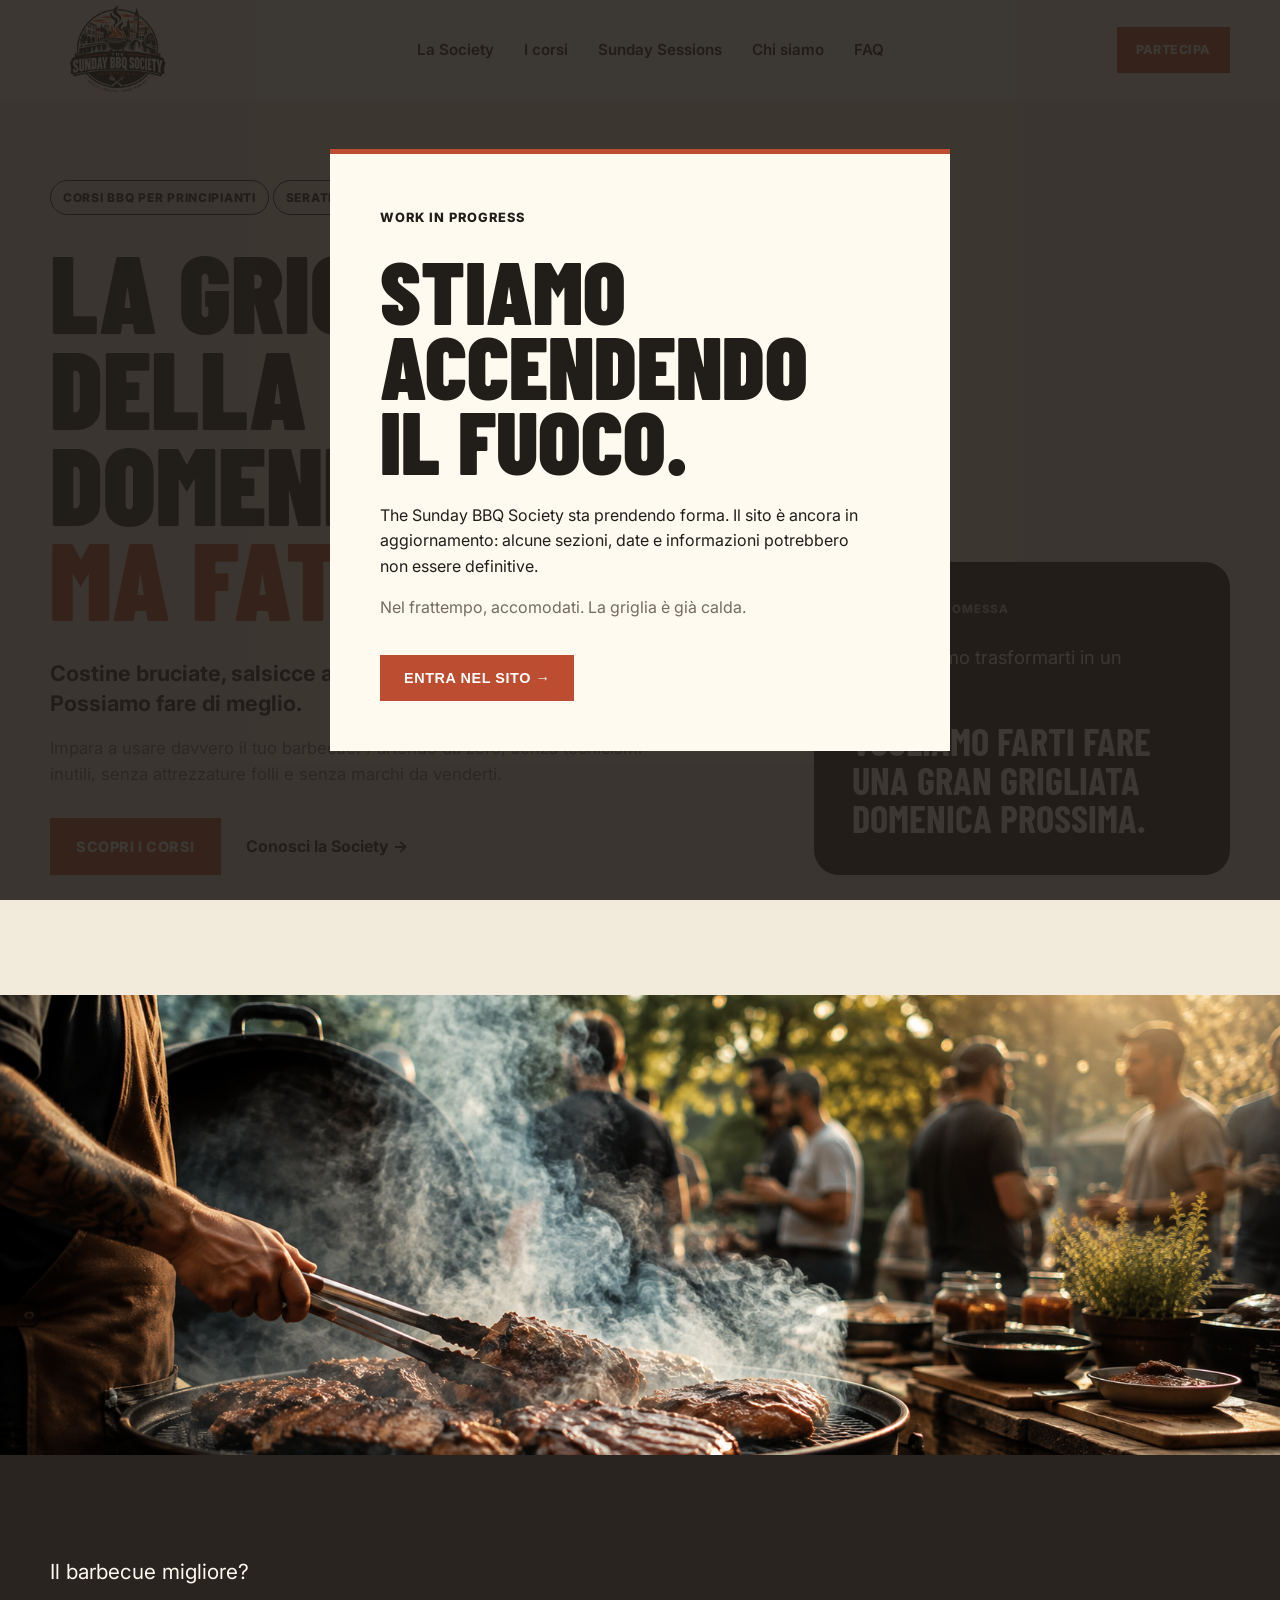
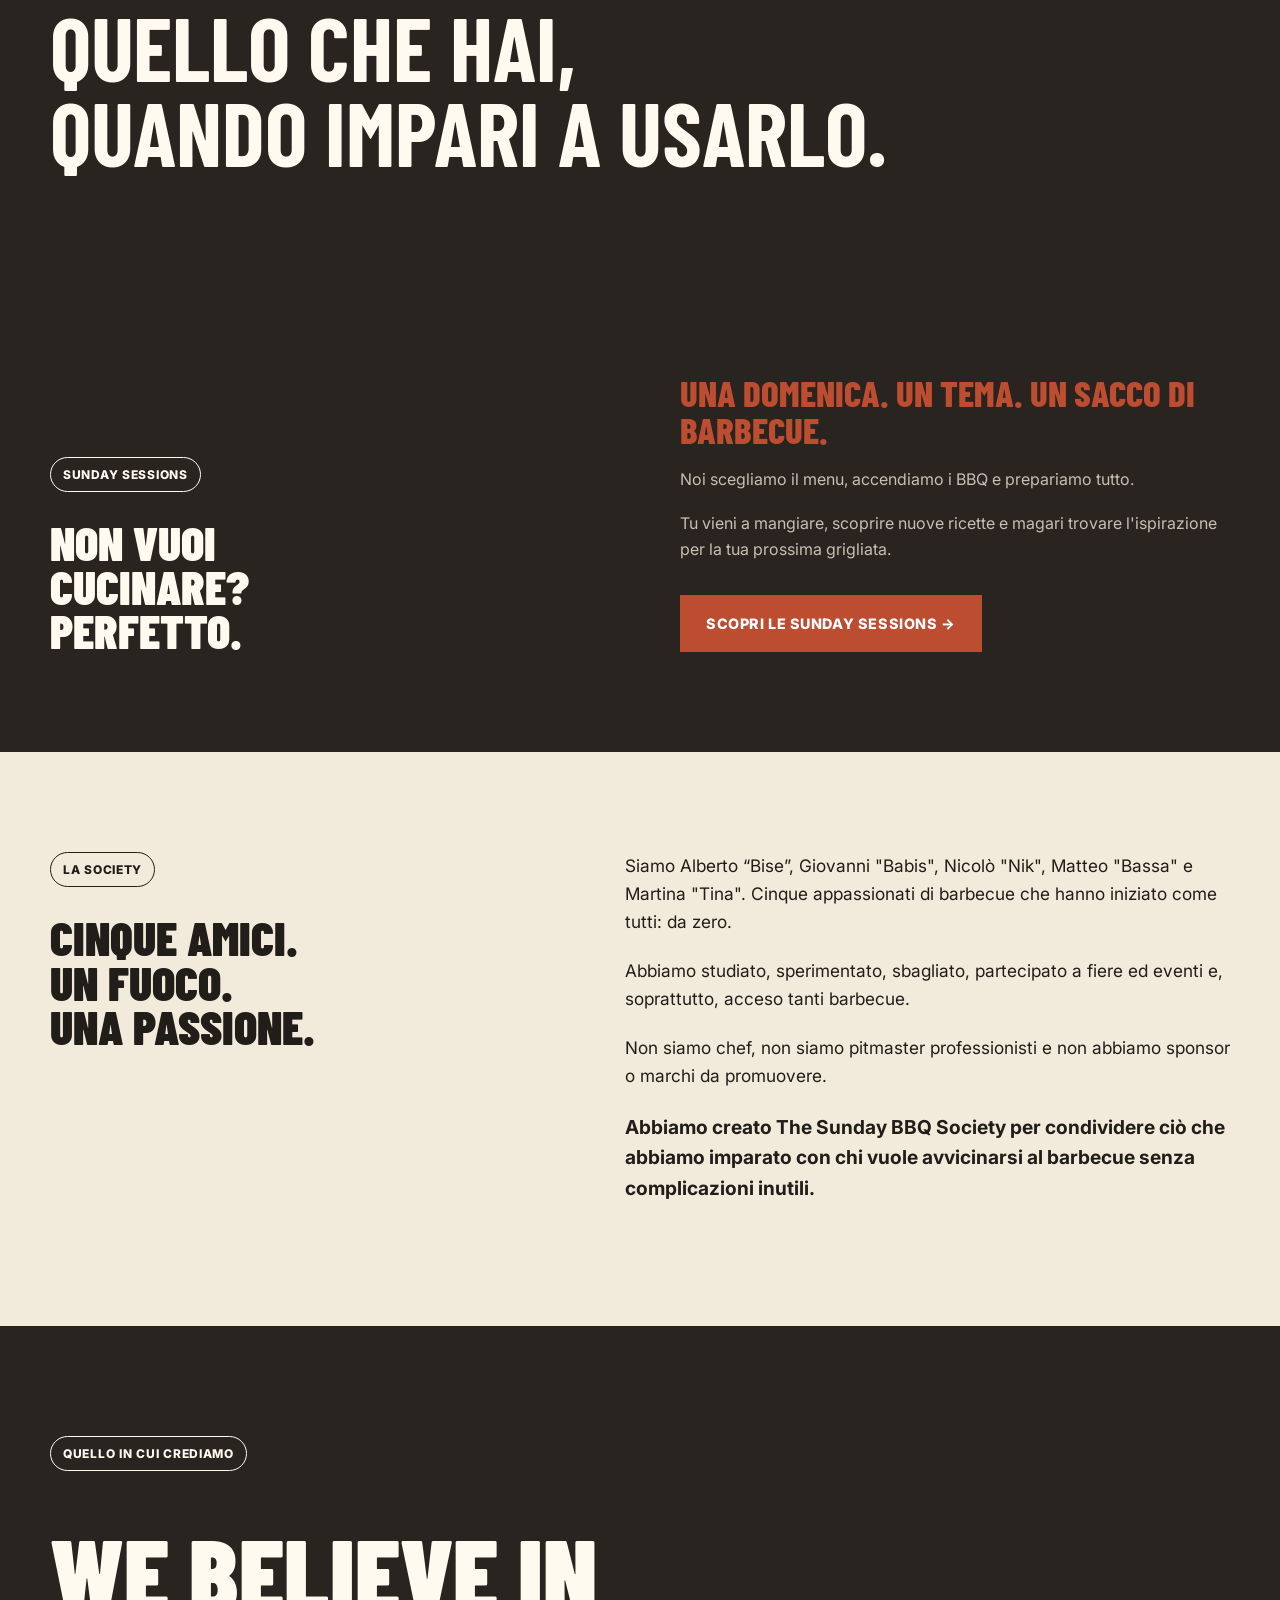
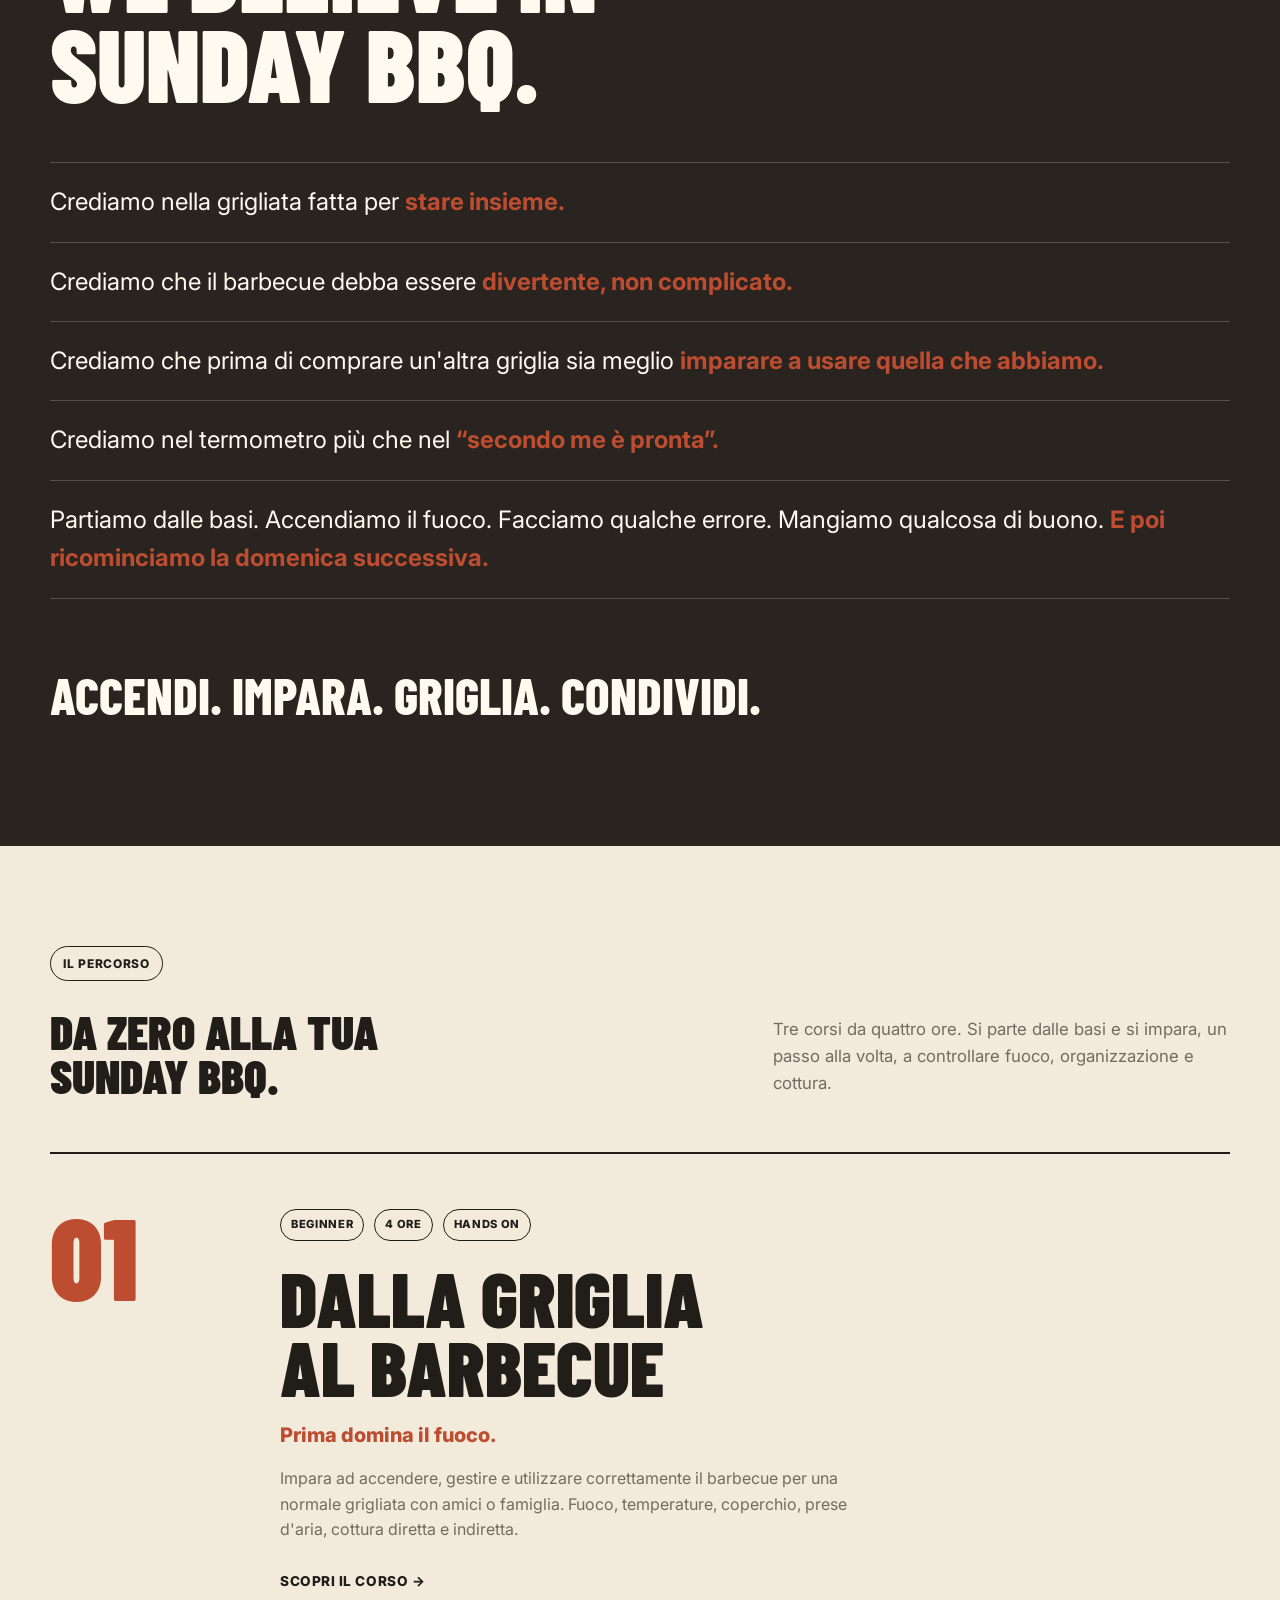
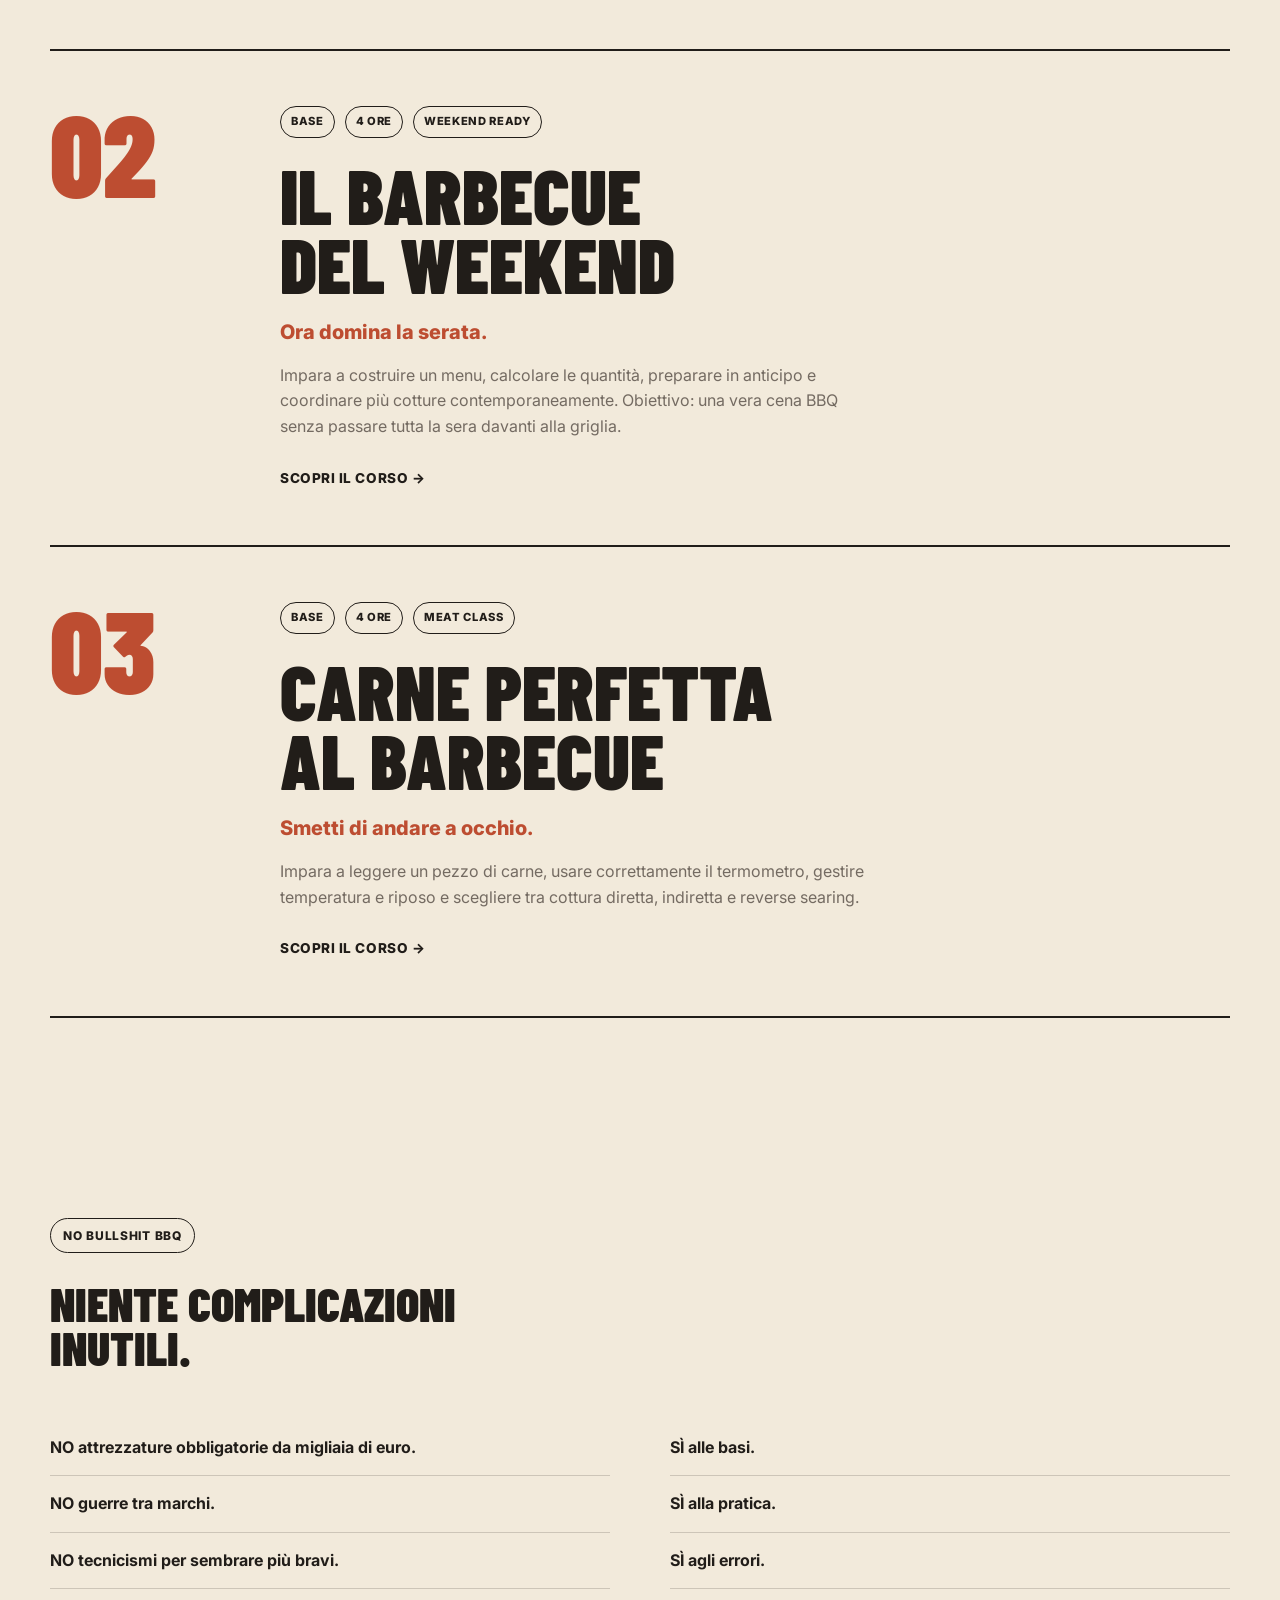
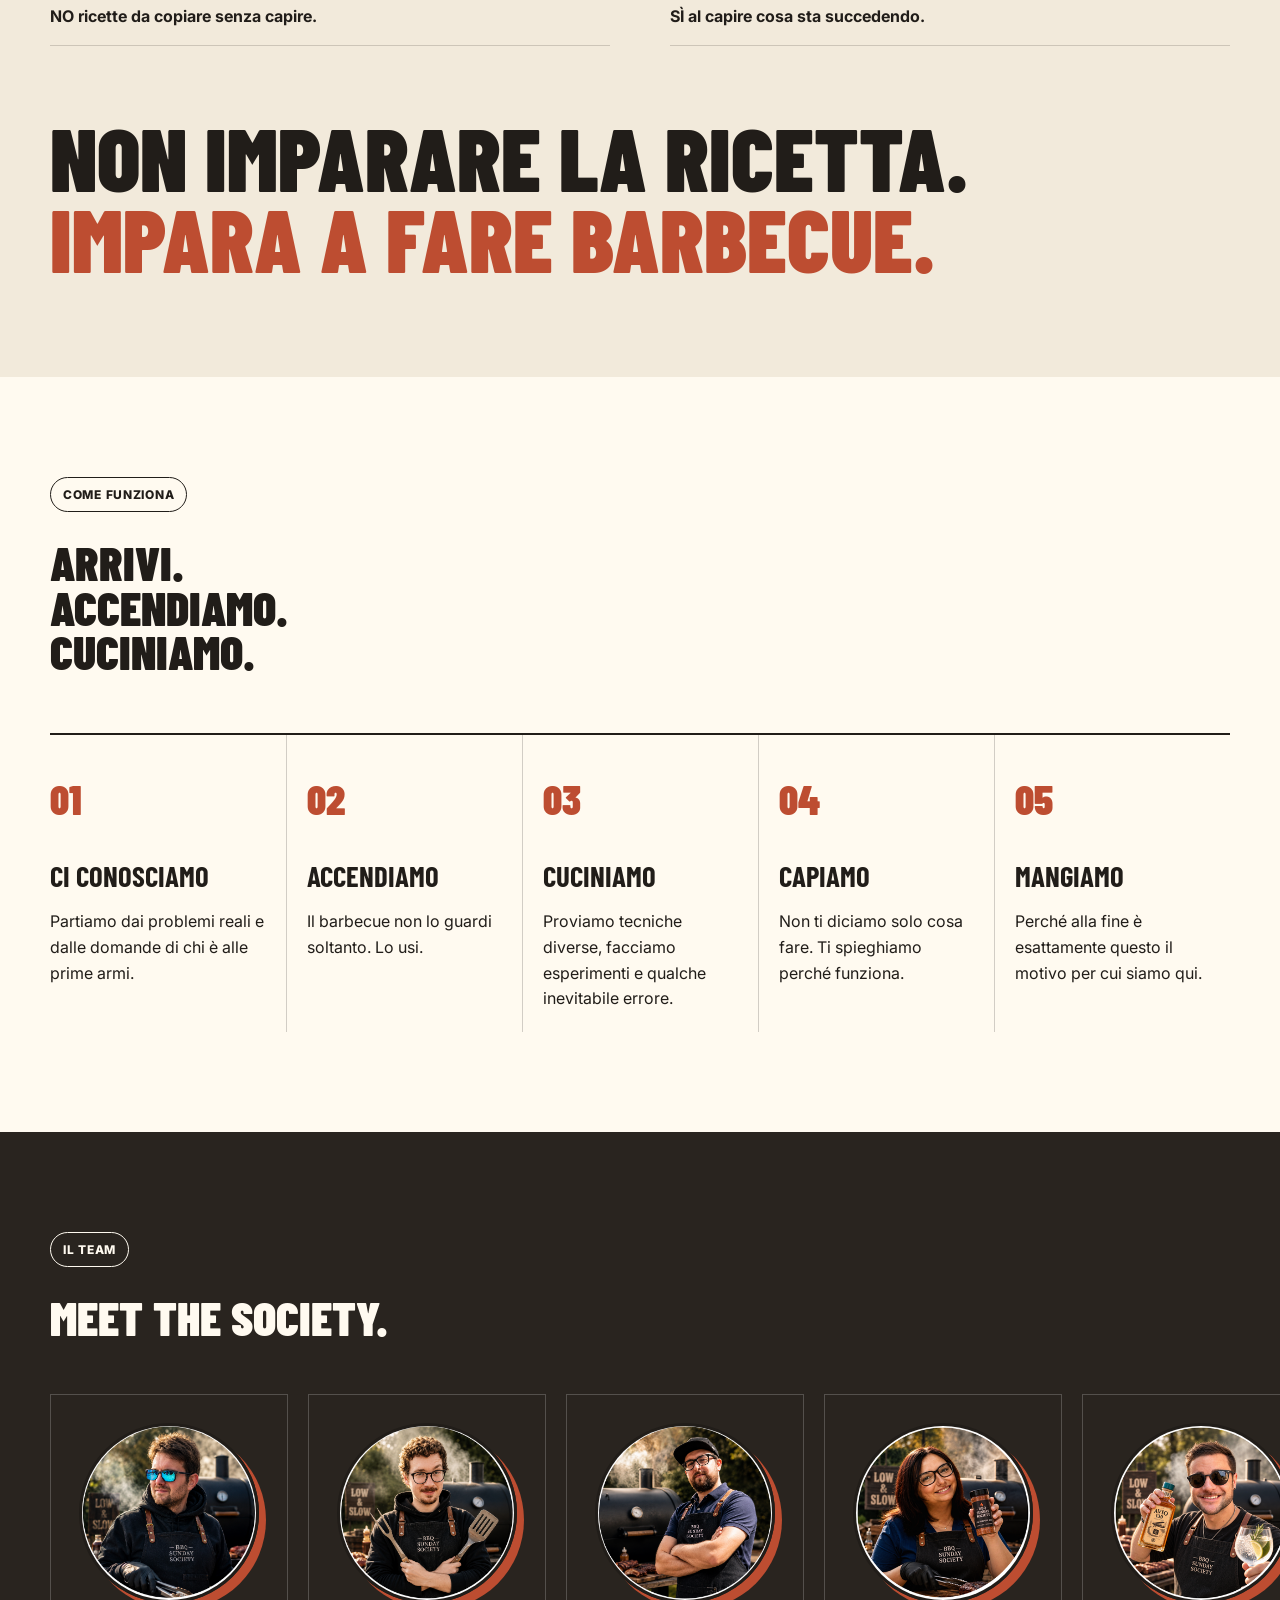
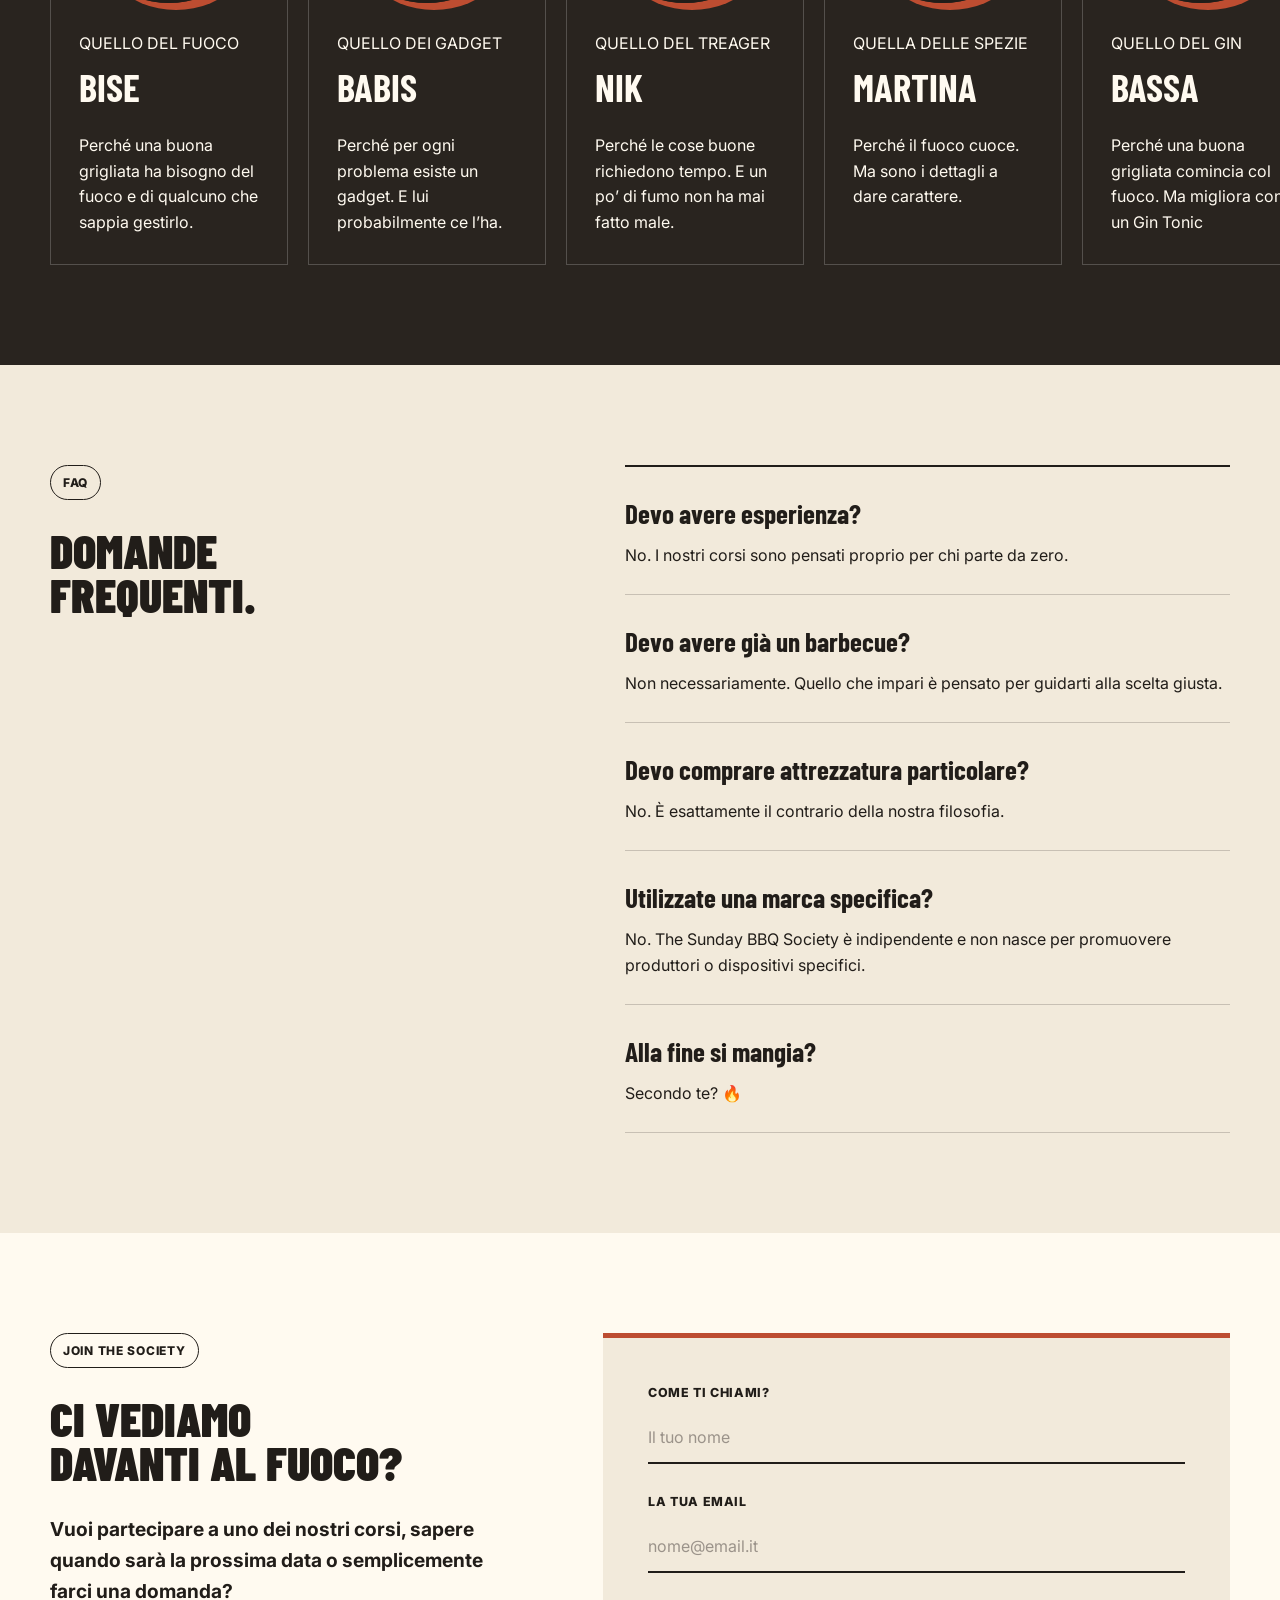
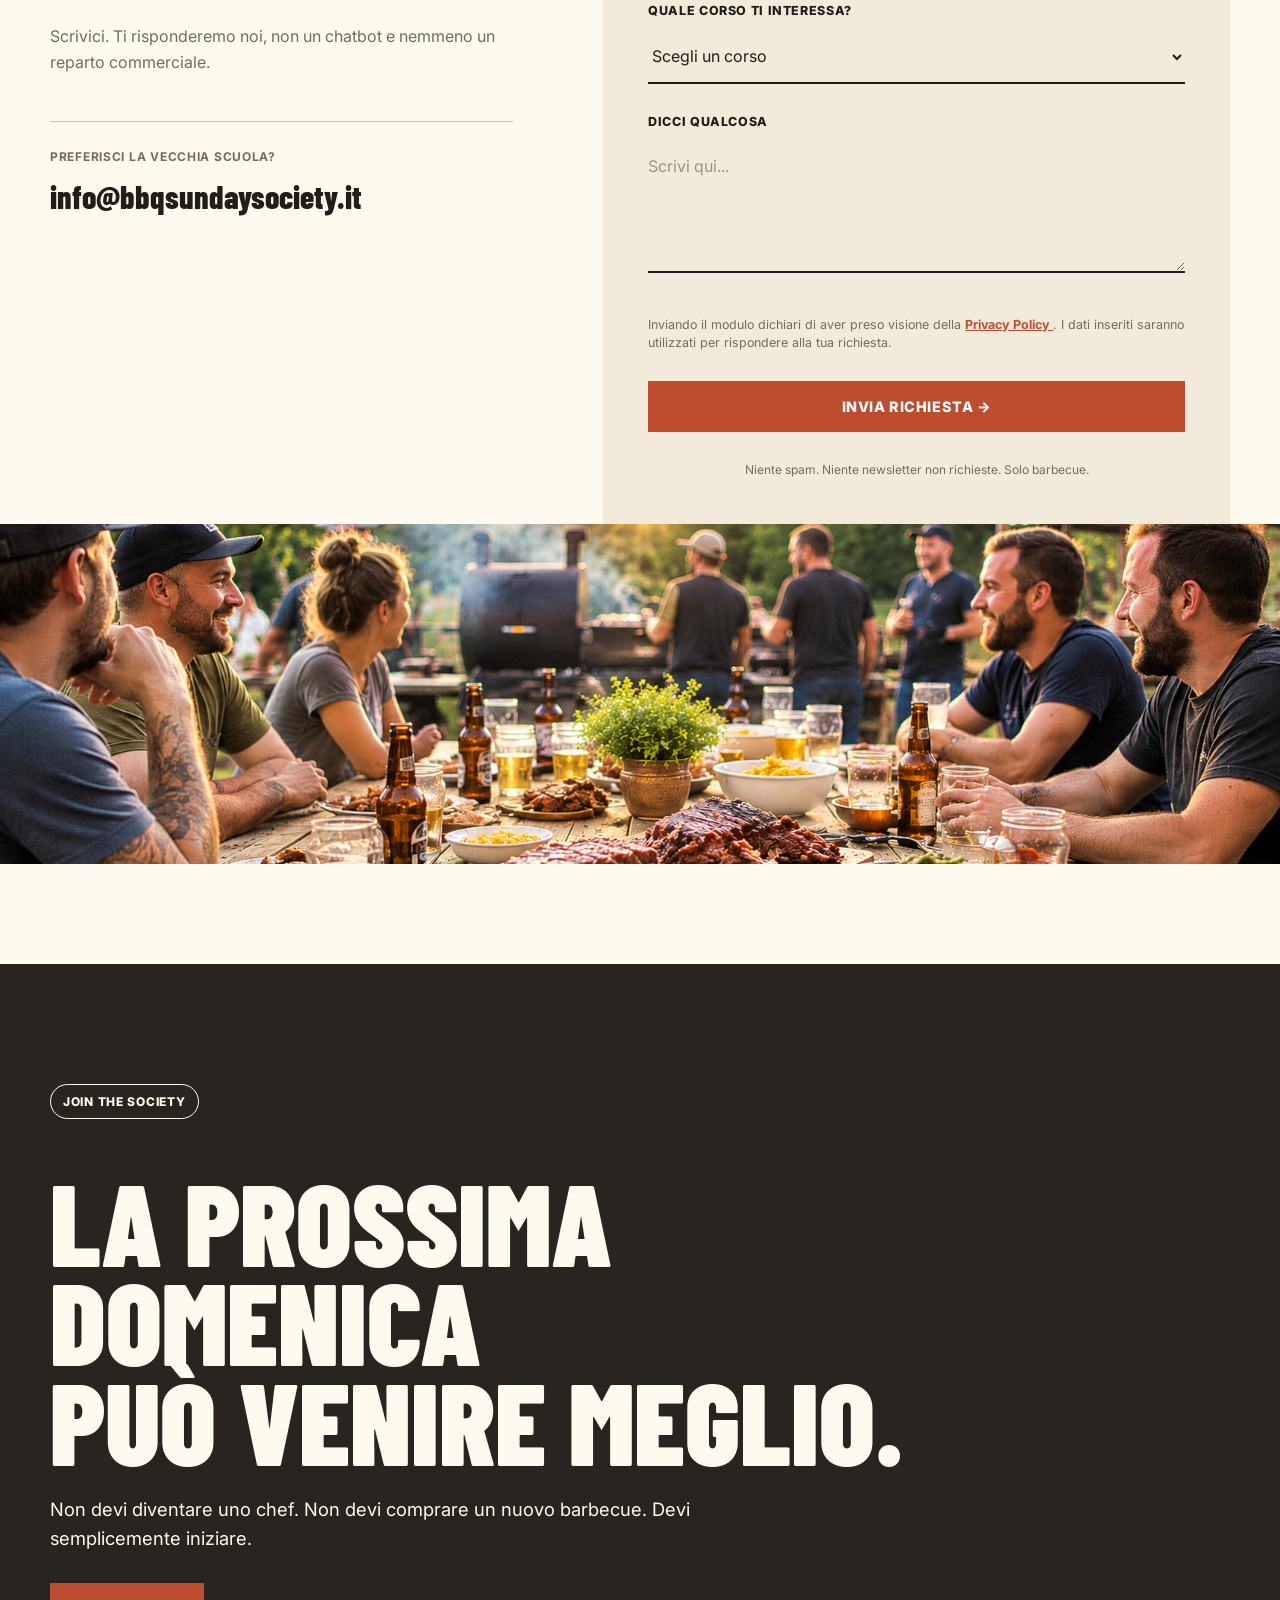
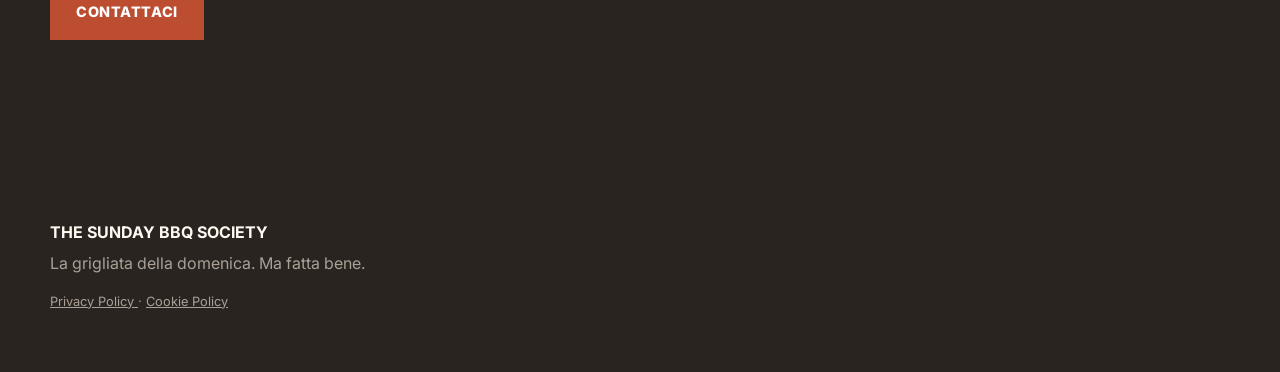
<file: index.html>
<!DOCTYPE html>
<html lang="it">
<head>

  
  <meta charset="UTF-8">

  <meta
    name="viewport"
    content="width=device-width, initial-scale=1.0"
  >

  <title>The Sunday BBQ Society</title>

  <meta
    name="description"
    content="Corsi di barbecue per principianti e serate a tema. Impara ad accendere, gestire e usare davvero il tuo BBQ."
  >
  <link rel="canonical" href="https://bbqsundaysociety.it/">

  <!-- OPEN GRAPH -->
<meta property="og:type" content="website">
<meta property="og:site_name" content="The Sunday BBQ Society">
<meta property="og:title" content="Corsi BBQ per principianti | The Sunday BBQ Society">
<meta property="og:description" content="Impara a usare davvero il barbecue. Corsi BBQ per principianti, tecniche semplici, niente mode e tanta pratica.">
<meta property="og:url" content="https://bbqsundaysociety.it/">
<meta property="og:image" content="https://bbqsundaysociety.it/images/social-cover.png">
  <meta property="og:image:width" content="1200">
<meta property="og:image:height" content="630">

<!-- TWITTER / X -->
<meta name="twitter:card" content="summary_large_image">
<meta name="twitter:title" content="Corsi BBQ per principianti | The Sunday BBQ Society">
<meta name="twitter:description" content="Impara a usare davvero il barbecue. Corsi BBQ per principianti, tecniche semplici, niente mode e tanta pratica.">
<meta name="twitter:image" content="https://bbqsundaysociety.it/images/social-cover.png">
  <meta property="og:image:width" content="1200">
<meta property="og:image:height" content="630">
  
  <!-- FAVICON -->
  <link rel="icon" type="image/png" href="/images/favicon.png">
  <link rel="apple-touch-icon" href="/images/apple-touch-icon.png">

  <!-- FONT -->
  <link rel="preconnect" href="https://fonts.googleapis.com">
  <link rel="preconnect" href="https://fonts.gstatic.com" crossorigin>

  <link
    href="https://fonts.googleapis.com/css2?family=Barlow+Condensed:wght@600;700;800;900&family=Inter:wght@400;500;600;700&display=swap"
    rel="stylesheet"
  >

  <!-- CSS -->
  <link rel="stylesheet" href="css/style.css">

</head>

<body>
<!-- POPUP SITO IN AGGIORNAMENTO -->

<div class="update-popup" id="updatePopup">

  <div class="update-popup-box">

    <span class="update-label">
      WORK IN PROGRESS
    </span>

    <h2>
      STIAMO<br>
      ACCENDENDO<br>
      IL FUOCO.
    </h2>

    <p>
      The Sunday BBQ Society sta prendendo forma.
      Il sito è ancora in aggiornamento: alcune sezioni,
      date e informazioni potrebbero non essere definitive.
    </p>

    <p class="update-small">
      Nel frattempo, accomodati. La griglia è già calda.
    </p>

    <button class="button update-popup-close" id="closeUpdatePopup">
      ENTRA NEL SITO →
    </button>

  </div>

</div>
 <header class="site-header">
  <div class="container nav">

    <a href="/" class="brand" aria-label="The Sunday BBQ Society - Home">
      <img
        src="/images/logo.png"
        alt="The Sunday BBQ Society Treviso"
        class="brand-logo"
      >
    </a>

      <button
      class="menu-toggle"
      type="button"
      aria-label="Apri menu"
      aria-expanded="false"
      aria-controls="main-menu"
    >
      <span></span>
      <span></span>
      <span></span>
    </button>

    <nav class="menu" id="main-menu">
      <a href="#society">La Society</a>
      <a href="#corsi">I corsi</a>
      <a href="sunday-sessions.html">Sunday Sessions</a>
      <a href="#team">Chi siamo</a>
      <a href="#faq">FAQ</a>

      <a href="#contatti" class="menu-mobile-cta">
        Partecipa →
      </a>
    </nav>

    <a href="#contatti" class="button button-small desktop-cta">
      Partecipa
    </a>
  </div>
</header>


  <main>

    <!-- HERO -->
    <section class="hero">

      <div class="container hero-grid">

        <div class="hero-content">

          <span class="eyebrow">
            Corsi BBQ per principianti
          </span>
          <span class="eyebrow">
            Serate a tema
          </span>

          <h1>
            La grigliata<br>
            della domenica.<br>
            <span>Ma fatta bene.</span>
          </h1>

          <p class="hero-intro">
            Costine bruciate, salsicce asciutte e pollo secco?
            Possiamo fare di meglio.
          </p>

          <p class="hero-text">
            Impara a usare davvero il tuo barbecue.
            Partendo da zero, senza tecnicismi inutili,
            senza attrezzature folli e senza marchi da venderti.
          </p>

          <div class="hero-actions">
            <a href="#corsi" class="button">
              Scopri i corsi
            </a>

            <a href="#society" class="text-link">
              Conosci la Society →
            </a>
          </div>

        </div>


       <aside class="hero-visual">

  <div class="hero-card">
    <span class="hero-card-label">
      LA NOSTRA PROMESSA
    </span>

    <p>
      Non vogliamo trasformarti in un pitmaster.
    </p>

    <strong>
      Vogliamo farti fare una gran grigliata domenica prossima.
    </strong>
  </div>

</aside>

      </div>

    </section>

<section class="cover-image">
  <img
    src="images/bbq-cover.png"
    alt="Barbecue acceso durante una giornata della Sunday BBQ Society"
  >
</section>
    <!-- CLAIM -->
    <section class="statement">

      <div class="container">

        <p>
          Il barbecue migliore?
        </p>

        <h2>
          Quello che hai,<br>
          quando impari a usarlo.
        </h2>

      </div>

    </section>

<!-- SUNDAY SESSIONS TEASER -->
<section class="section sessions-teaser">

  <div class="container sessions-teaser-grid">

    <div>

      <span class="eyebrow">
        Sunday Sessions
      </span>

      <h2 class="section-title">
        Non vuoi<br>
        cucinare?<br>
        Perfetto.
      </h2>

    </div>


    <div class="sessions-teaser-copy">

      <p class="sessions-teaser-lead">
        Una domenica. Un tema.
        Un sacco di barbecue.
      </p>

      <p>
        Noi scegliamo il menu, accendiamo i BBQ
        e prepariamo tutto.
      </p>

      <p>
        Tu vieni a mangiare, scoprire nuove ricette
        e magari trovare l'ispirazione
        per la tua prossima grigliata.
      </p>

      <a href="sunday-sessions.html" class="button">
        Scopri le Sunday Sessions →
      </a>

    </div>

  </div>

</section>
   <!-- SOCIETY -->
<section id="society" class="section society">
  <div class="container section-grid">

    <div>
      <span class="eyebrow">La Society</span>

      <h2 class="section-title">
        Cinque amici.<br>
        Un fuoco.<br>
        Una passione.
      </h2>
    </div>

    <div class="section-copy">
      <p>
        Siamo Alberto “Bise”, Giovanni "Babis", Nicolò "Nik", Matteo "Bassa" e Martina "Tina".
        Cinque appassionati di barbecue che hanno iniziato come tutti:
        da zero.
      </p>

      <p>
        Abbiamo studiato, sperimentato, sbagliato,
        partecipato a fiere ed eventi e, soprattutto,
        acceso tanti barbecue.
      </p>

      <p>
        Non siamo chef, non siamo pitmaster professionisti
        e non abbiamo sponsor o marchi da promuovere.
      </p>

      <p class="section-highlight">
        Abbiamo creato The Sunday BBQ Society per condividere ciò che abbiamo imparato
        con chi vuole avvicinarsi al barbecue senza complicazioni inutili.
      </p>
    </div>

  </div>
</section>


<!-- MANIFESTO -->
<section class="manifesto">
  <div class="container">

    <span class="eyebrow eyebrow-light">Quello in cui crediamo</span>

    <h2 class="manifesto-title">
      We believe in<br>
      Sunday BBQ.
    </h2>

    <div class="manifesto-list">
      <p>
        Crediamo nella grigliata fatta per
        <strong>stare insieme.</strong>
      </p>

      <p>
        Crediamo che il barbecue debba essere
        <strong>divertente, non complicato.</strong>
      </p>

      <p>
        Crediamo che prima di comprare un'altra griglia
        sia meglio <strong>imparare a usare quella che abbiamo.</strong>
      </p>

      <p>
        Crediamo nel termometro più che nel
        <strong>“secondo me è pronta”.</strong>
      </p>

      <p>
        Partiamo dalle basi. Accendiamo il fuoco. Facciamo qualche errore. Mangiamo qualcosa di buono. <strong>E poi ricominciamo la domenica successiva.</strong>

      </p>
    </div>

    <div class="manifesto-claim">
      Accendi. Impara. Griglia. Condividi.
    </div>

  </div>
</section>


<!-- CORSI -->
<section id="corsi" class="section courses">
  <div class="container">

    <div class="courses-header">
      <div>
        <span class="eyebrow">Il percorso</span>

        <h2 class="section-title">
          Da zero alla tua<br>
          Sunday BBQ.
        </h2>
      </div>

      <p>
        Tre corsi da quattro ore.
        Si parte dalle basi e si impara, un passo alla volta,
        a controllare fuoco, organizzazione e cottura.
      </p>
    </div>


    <article class="course-card">
      <div class="course-number">01</div>

      <div class="course-content">
        <div class="course-meta">
          <span>Beginner</span>
          <span>4 ore</span>
          <span>Hands on</span>
        </div>

        <h3>Dalla Griglia<br>al Barbecue</h3>

        <p class="course-tagline">
          Prima domina il fuoco.
        </p>

        <p>
          Impara ad accendere, gestire e utilizzare correttamente
          il barbecue per una normale grigliata con amici o famiglia.
          Fuoco, temperature, coperchio, prese d'aria,
          cottura diretta e indiretta.
        </p>

        <a
  href="corsi/dalla-griglia-al-barbecue.html"
  class="course-link"
>
  Scopri il corso →
</a>
      </div>
    </article>


    <article class="course-card">
      <div class="course-number">02</div>

      <div class="course-content">
        <div class="course-meta">
          <span>Base</span>
          <span>4 ore</span>
          <span>Weekend ready</span>
        </div>

        <h3>Il Barbecue<br>del Weekend</h3>

        <p class="course-tagline">
          Ora domina la serata.
        </p>

        <p>
          Impara a costruire un menu, calcolare le quantità,
          preparare in anticipo e coordinare più cotture contemporaneamente.
          Obiettivo: una vera cena BBQ senza passare tutta la sera davanti alla griglia.
        </p>

       <a
  href="corsi/barbecue-del-weekend.html"
  class="course-link"
>
  Scopri il corso →
</a>
      </div>
    </article>


    <article class="course-card">
      <div class="course-number">03</div>

      <div class="course-content">
        <div class="course-meta">
          <span>Base</span>
          <span>4 ore</span>
          <span>Meat class</span>
        </div>

        <h3>Carne Perfetta<br>al Barbecue</h3>

        <p class="course-tagline">
          Smetti di andare a occhio.
        </p>

        <p>
          Impara a leggere un pezzo di carne, usare correttamente il termometro,
          gestire temperatura e riposo e scegliere tra cottura diretta,
          indiretta e reverse searing.
        </p>

        <a
  href="corsi/carne-perfetta.html"
  class="course-link"
>
  Scopri il corso →
</a>
      </div>
    </article>

  </div>
</section>

    

<!-- NO BULLSHIT BBQ -->
<section class="section no-bullshit">
  <div class="container">

    <span class="eyebrow">No Bullshit BBQ</span>

    <h2 class="section-title">
      Niente complicazioni<br>
      inutili.
    </h2>

    <div class="no-bullshit-grid">

      <div>
        <p>NO attrezzature obbligatorie da migliaia di euro.</p>
        <p>NO guerre tra marchi.</p>
        <p>NO tecnicismi per sembrare più bravi.</p>
        <p>NO ricette da copiare senza capire.</p>
      </div>

      <div>
        <p>SÌ alle basi.</p>
        <p>SÌ alla pratica.</p>
        <p>SÌ agli errori.</p>
        <p>SÌ al capire cosa sta succedendo.</p>
      </div>

    </div>

    <div class="big-claim">
      Non imparare la ricetta.<br>
      <span>Impara a fare barbecue.</span>
    </div>

  </div>
</section>


<!-- COME FUNZIONA -->
<section class="section how-it-works">
  <div class="container">

    <span class="eyebrow">Come funziona</span>

    <h2 class="section-title">
      Arrivi.<br>
      Accendiamo.<br>
      Cuciniamo.
    </h2>

    <div class="steps-grid">

      <div class="step">
        <span>01</span>
        <h3>Ci conosciamo</h3>
        <p>
          Partiamo dai problemi reali e dalle domande di chi è alle prime armi.
        </p>
      </div>

      <div class="step">
        <span>02</span>
        <h3>Accendiamo</h3>
        <p>
          Il barbecue non lo guardi soltanto. Lo usi.
        </p>
      </div>

      <div class="step">
        <span>03</span>
        <h3>Cuciniamo</h3>
        <p>
          Proviamo tecniche diverse, facciamo esperimenti e qualche inevitabile errore.
        </p>
      </div>

      <div class="step">
        <span>04</span>
        <h3>Capiamo</h3>
        <p>
          Non ti diciamo solo cosa fare. Ti spieghiamo perché funziona.
        </p>
      </div>

      <div class="step">
        <span>05</span>
        <h3>Mangiamo</h3>
        <p>
          Perché alla fine è esattamente questo il motivo per cui siamo qui.
        </p>
      </div>

    </div>

  </div>
</section>


<!-- TEAM -->
<section id="team" class="section team">
  <div class="container">

    <span class="eyebrow">Il team</span>

    <h2 class="section-title">
      Meet the Society.
    </h2>

    <div class="team-grid">

      <article class="team-card">
         <div class="team-photo">
      <img
        src="images/bise.png"
        alt="Bise - The Sunday BBQ Society"
      >
    </div>
        <span class="team-role">QUELLO DEL FUOCO</span>
        <h3>Bise</h3>
        <p>
          Perché una buona grigliata ha bisogno del fuoco e di qualcuno che sappia gestirlo.
        </p>
      </article>

      <article class="team-card">
        <div class="team-photo">
      <img
        src="images/babis.png"
        alt="Babis - The Sunday BBQ Society"
      >
    </div>
        <span class="team-role">QUELLO DEI GADGET</span>
        <h3>Babis</h3>
        <p>
          Perché per ogni problema esiste un gadget. E lui probabilmente ce l’ha.
        </p>
      </article>

      <article class="team-card">
         <div class="team-photo">
      <img
        src="images/nik.png"
        alt="Nik - The Sunday BBQ Society"
      >
    </div>
        <span class="team-role">QUELLO DEL TREAGER</span>
        <h3>Nik</h3>
        <p>
          Perché le cose buone richiedono tempo. E un po’ di fumo non ha mai fatto male.
        </p>
      </article>

      <article class="team-card">
         <div class="team-photo">
      <img
        src="images/martina.png"
        alt="Martina - The Sunday BBQ Society"
      >
    </div>
        <span class="team-role">QUELLA DELLE SPEZIE</span>
        <h3>Martina</h3>
        <p>
          Perché il fuoco cuoce. Ma sono i dettagli a dare carattere.
        </p>
      </article>
      
      <article class="team-card">
         <div class="team-photo">
      <img
        src="images/bassa.png"
        alt="Bassa - The Sunday BBQ Society"
      >
    </div>
        <span class="team-role">QUELLO DEL GIN</span>
        <h3>Bassa</h3>
        <p>
          Perché una buona grigliata comincia col fuoco. Ma migliora con un Gin Tonic
        </p>
      </article>

    </div>

  </div>
</section>


<!-- FAQ -->
<section id="faq" class="section faq">
  <div class="container section-grid">

    <div>
      <span class="eyebrow">FAQ</span>

      <h2 class="section-title">
        Domande<br>
        frequenti.
      </h2>
    </div>

    <div class="faq-list">

      <div class="faq-item">
        <h3>Devo avere esperienza?</h3>
        <p>
          No. I nostri corsi sono pensati proprio per chi parte da zero.
        </p>
      </div>

      <div class="faq-item">
        <h3>Devo avere già un barbecue?</h3>
        <p>
          Non necessariamente. Quello che impari è pensato per guidarti alla scelta giusta.
        </p>
      </div>

      <div class="faq-item">
        <h3>Devo comprare attrezzatura particolare?</h3>
        <p>
          No. È esattamente il contrario della nostra filosofia.
        </p>
      </div>

      <div class="faq-item">
        <h3>Utilizzate una marca specifica?</h3>
        <p>
          No. The Sunday BBQ Society è indipendente e non nasce per promuovere produttori o dispositivi specifici.
        </p>
      </div>

      <div class="faq-item">
        <h3>Alla fine si mangia?</h3>
        <p>
          Secondo te? 🔥
        </p>
      </div>

    </div>

  </div>
</section>



    <!-- CTA FINALE -->
<section id="contatti" class="section contact">

  <div class="container contact-grid">

    <!-- TESTO -->
    <div class="contact-intro">

      <span class="eyebrow">
        Join the Society
      </span>

      <h2 class="section-title">
        Ci vediamo<br>
        davanti al fuoco?
      </h2>

      <p class="contact-lead">
        Vuoi partecipare a uno dei nostri corsi,
        sapere quando sarà la prossima data
        o semplicemente farci una domanda?
      </p>

      <p>
        Scrivici. Ti risponderemo noi,
        non un chatbot e nemmeno un reparto commerciale.
      </p>

      <div class="contact-email">
        <span>Preferisci la vecchia scuola?</span>

        <a href="mailto:info@bbqsundaysociety.it">
          info@bbqsundaysociety.it
        </a>
      </div>

    </div>


    <!-- FORM -->
    <div class="contact-form-wrapper">

      <form
        id="contact-form"
        class="contact-form"
      >
<div class="honeypot" aria-hidden="true">
  <label for="website">Website</label>
  <input
    type="text"
    id="website"
    name="website"
    tabindex="-1"
    autocomplete="off"
  >
</div>
        <div class="form-field">
          <label for="nome">
            Come ti chiami?
          </label>

          <input
            type="text"
            id="nome"
            name="nome"
            placeholder="Il tuo nome"
            required
          >
        </div>


        <div class="form-field">
          <label for="email">
            La tua email
          </label>

          <input
            type="email"
            id="email"
            name="email"
            placeholder="nome@email.it"
            required
          >
        </div>


        <div class="form-field">
          <label for="corso">
            Quale corso ti interessa?
          </label>

          <select
            id="corso"
            name="corso"
          >
            <option value="">
              Scegli un corso
            </option>

            <option value="dalla-griglia-al-barbecue">
              01 — Dalla Griglia al Barbecue
            </option>

            <option value="barbecue-weekend">
              02 — Il Barbecue del Weekend
            </option>

            <option value="carne-perfetta">
              03 — Carne Perfetta al Barbecue
            </option>

            <option value="informazioni">
              Voglio solo qualche informazione
            </option>
          </select>
        </div>


        <div class="form-field">
          <label for="messaggio">
            Dicci qualcosa
          </label>

          <textarea
            id="messaggio"
            name="messaggio"
            rows="5"
            placeholder="Scrivi qui..."
          ></textarea>
        </div>


        <div class="form-check">

         <p class="form-privacy">
  Inviando il modulo dichiari di aver preso visione della
  <a href="privacy.html" target="_blank">
    Privacy Policy
  </a>.
  I dati inseriti saranno utilizzati per rispondere alla tua richiesta.
</p>

        </div>


        <button
          type="submit"
          class="button form-submit"
        >
          Invia richiesta →
        </button>

        <p class="form-note">
          Niente spam. Niente newsletter non richieste.
          Solo barbecue.
        </p>

      </form>

    </div>

  </div>
<section class="footer-image">
  <img
    src="images/bbq-community.png"
    alt="Una giornata conviviale organizzata dalla Sunday BBQ Society"
  >
</section>
  
</section>
    <section class="final-cta">
  <div class="container">

    <span class="eyebrow eyebrow-light">Join the Society</span>

    <h2>
      La prossima domenica<br>
      può venire meglio.
    </h2>

    <p>
      Non devi diventare uno chef.
      Non devi comprare un nuovo barbecue.
      Devi semplicemente iniziare.
    </p>

    <a href="mailto:info@bbqsundaysociety.it" class="button">
      Contattaci
    </a>

  </div>
</section>

  </main>


  <footer class="site-footer">

    <div class="container">

      <strong>
        THE SUNDAY BBQ SOCIETY
      </strong>

      <p>
        La grigliata della domenica. Ma fatta bene.
      </p>
<p class="footer-legal">

  <a href="privacy.html">
    Privacy Policy
  </a>

  <span>·</span>

  <a href="cookie-policy.html">
    Cookie Policy
  </a>

</p>
    </div>

  </footer>

<script src="js/main.js"></script>

</body>
</html>
</file>
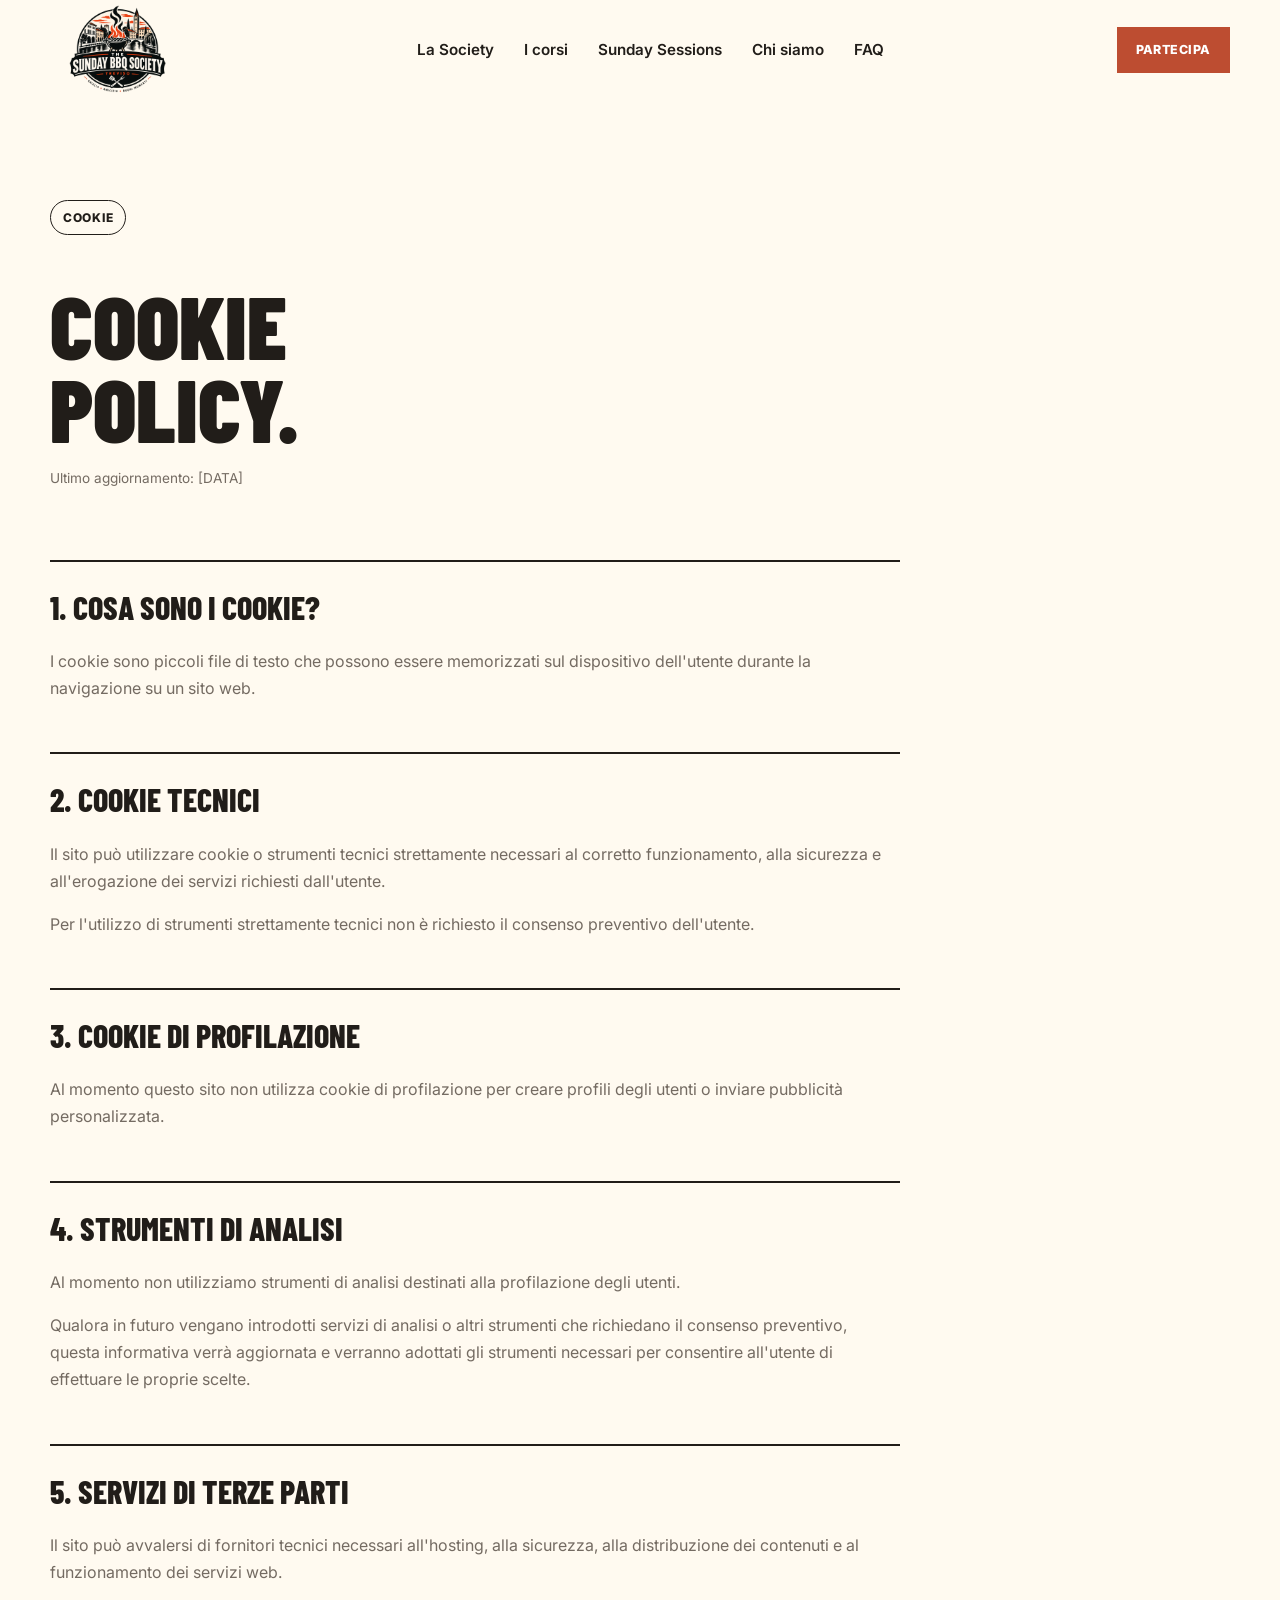
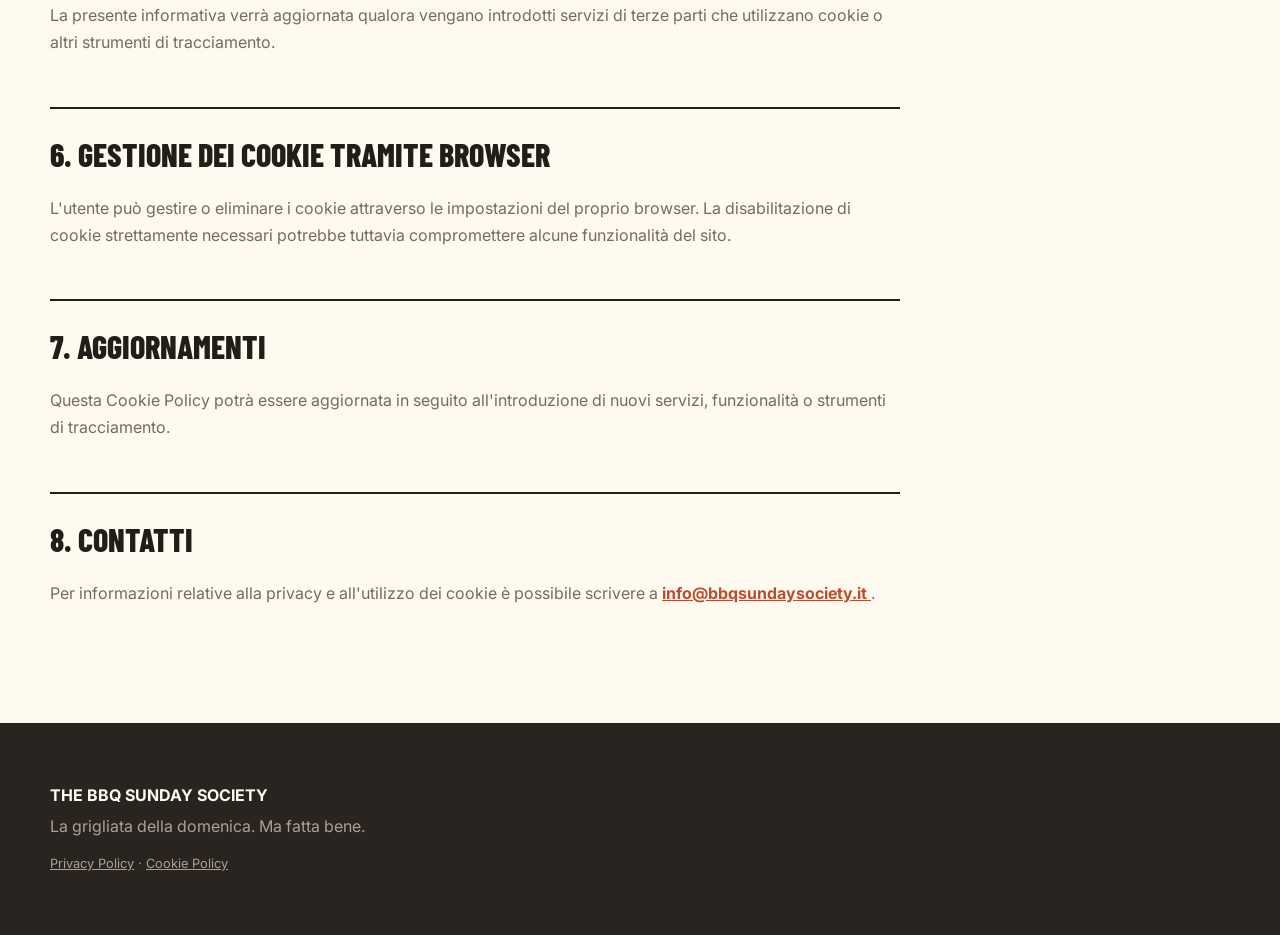
<file: cookie-policy.html>
<!DOCTYPE html>
<html lang="it">

<head>
  <meta charset="UTF-8">
  <meta name="viewport" content="width=device-width, initial-scale=1.0">

  <title>Cookie Policy | The BBQ Sunday Society</title>

  <meta
    name="description"
    content="Informazioni sull'utilizzo di cookie e strumenti tecnici sul sito The BBQ Sunday Society."
  >

  <link rel="preconnect" href="https://fonts.googleapis.com">
  <link rel="preconnect" href="https://fonts.gstatic.com" crossorigin>

  <link
    href="https://fonts.googleapis.com/css2?family=Barlow+Condensed:wght@600;700;800;900&family=Inter:wght@400;500;600;700&display=swap"
    rel="stylesheet"
  >

  <link rel="stylesheet" href="css/style.css">
   <!-- FAVICON -->
  <link rel="icon" type="image/png" href="/images/favicon.png">
  <link rel="apple-touch-icon" href="/images/apple-touch-icon.png">

</head>

<body>

 <header class="site-header">
  <div class="container nav">

    <a href="/" class="brand" aria-label="The BBQ Sunday Society - Home">
      <img
        src="/images/logo.png"
        alt="The BBQ Sunday Society Treviso"
        class="brand-logo"
      >
    </a>

      <button
      class="menu-toggle"
      type="button"
      aria-label="Apri menu"
      aria-expanded="false"
      aria-controls="main-menu"
    >
      <span></span>
      <span></span>
      <span></span>
    </button>

    <nav class="menu" id="main-menu">
      <a href="#society">La Society</a>
      <a href="#corsi">I corsi</a>
      <a href="sunday-sessions.html">Sunday Sessions</a>
      <a href="#team">Chi siamo</a>
      <a href="#faq">FAQ</a>

      <a href="#contatti" class="menu-mobile-cta">
        Partecipa →
      </a>
    </nav>

    <a href="#contatti" class="button button-small desktop-cta">
      Partecipa
    </a>
  </div>
</header>



<main>

<section class="section legal-page">

  <div class="container">

    <span class="eyebrow">Cookie</span>

    <h1 class="section-title">
      Cookie<br>
      Policy.
    </h1>

    <p class="legal-updated">
      Ultimo aggiornamento: [DATA]
    </p>


    <div class="legal-content">

      <h2>1. Cosa sono i cookie?</h2>

      <p>
        I cookie sono piccoli file di testo che possono essere
        memorizzati sul dispositivo dell'utente durante la navigazione
        su un sito web.
      </p>


      <h2>2. Cookie tecnici</h2>

      <p>
        Il sito può utilizzare cookie o strumenti tecnici strettamente
        necessari al corretto funzionamento, alla sicurezza e
        all'erogazione dei servizi richiesti dall'utente.
      </p>

      <p>
        Per l'utilizzo di strumenti strettamente tecnici non è richiesto
        il consenso preventivo dell'utente.
      </p>


      <h2>3. Cookie di profilazione</h2>

      <p>
        Al momento questo sito non utilizza cookie di profilazione
        per creare profili degli utenti o inviare pubblicità
        personalizzata.
      </p>


      <h2>4. Strumenti di analisi</h2>

      <p>
        Al momento non utilizziamo strumenti di analisi destinati
        alla profilazione degli utenti.
      </p>

      <p>
        Qualora in futuro vengano introdotti servizi di analisi
        o altri strumenti che richiedano il consenso preventivo,
        questa informativa verrà aggiornata e verranno adottati
        gli strumenti necessari per consentire all'utente di
        effettuare le proprie scelte.
      </p>


      <h2>5. Servizi di terze parti</h2>

      <p>
        Il sito può avvalersi di fornitori tecnici necessari
        all'hosting, alla sicurezza, alla distribuzione dei contenuti
        e al funzionamento dei servizi web.
      </p>

      <p>
        La presente informativa verrà aggiornata qualora vengano
        introdotti servizi di terze parti che utilizzano cookie
        o altri strumenti di tracciamento.
      </p>


      <h2>6. Gestione dei cookie tramite browser</h2>

      <p>
        L'utente può gestire o eliminare i cookie attraverso
        le impostazioni del proprio browser. La disabilitazione
        di cookie strettamente necessari potrebbe tuttavia
        compromettere alcune funzionalità del sito.
      </p>


      <h2>7. Aggiornamenti</h2>

      <p>
        Questa Cookie Policy potrà essere aggiornata in seguito
        all'introduzione di nuovi servizi, funzionalità o strumenti
        di tracciamento.
      </p>


      <h2>8. Contatti</h2>

      <p>
        Per informazioni relative alla privacy e all'utilizzo
        dei cookie è possibile scrivere a
        <a href="mailto:info@bbqsundaysociety.it">
          info@bbqsundaysociety.it
        </a>.
      </p>

    </div>

  </div>

</section>

</main>


<footer class="site-footer">

  <div class="container">

    <strong>THE BBQ SUNDAY SOCIETY</strong>

    <p>La grigliata della domenica. Ma fatta bene.</p>

    <p class="footer-legal">
      <a href="privacy.html">Privacy Policy</a>
      ·
      <a href="cookie-policy.html">Cookie Policy</a>
    </p>

  </div>

</footer>

</body>
</html>
</file>
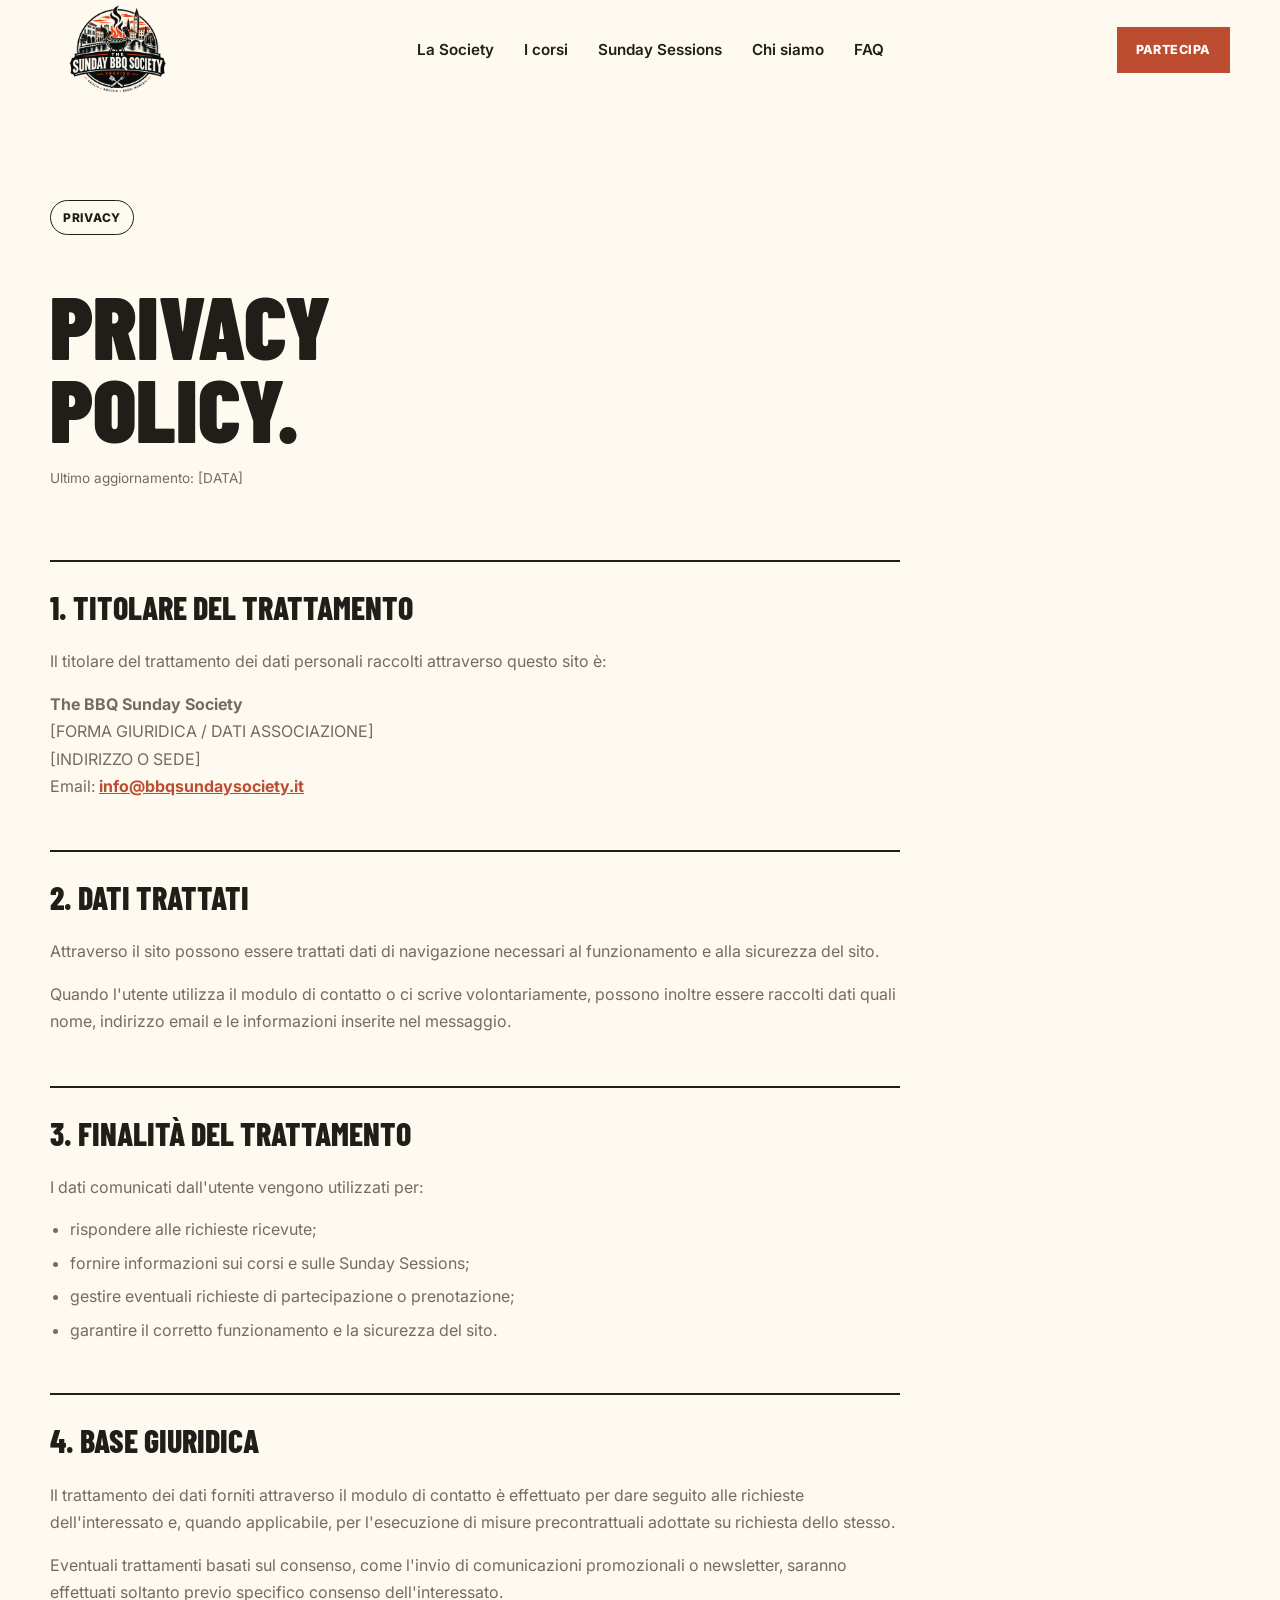
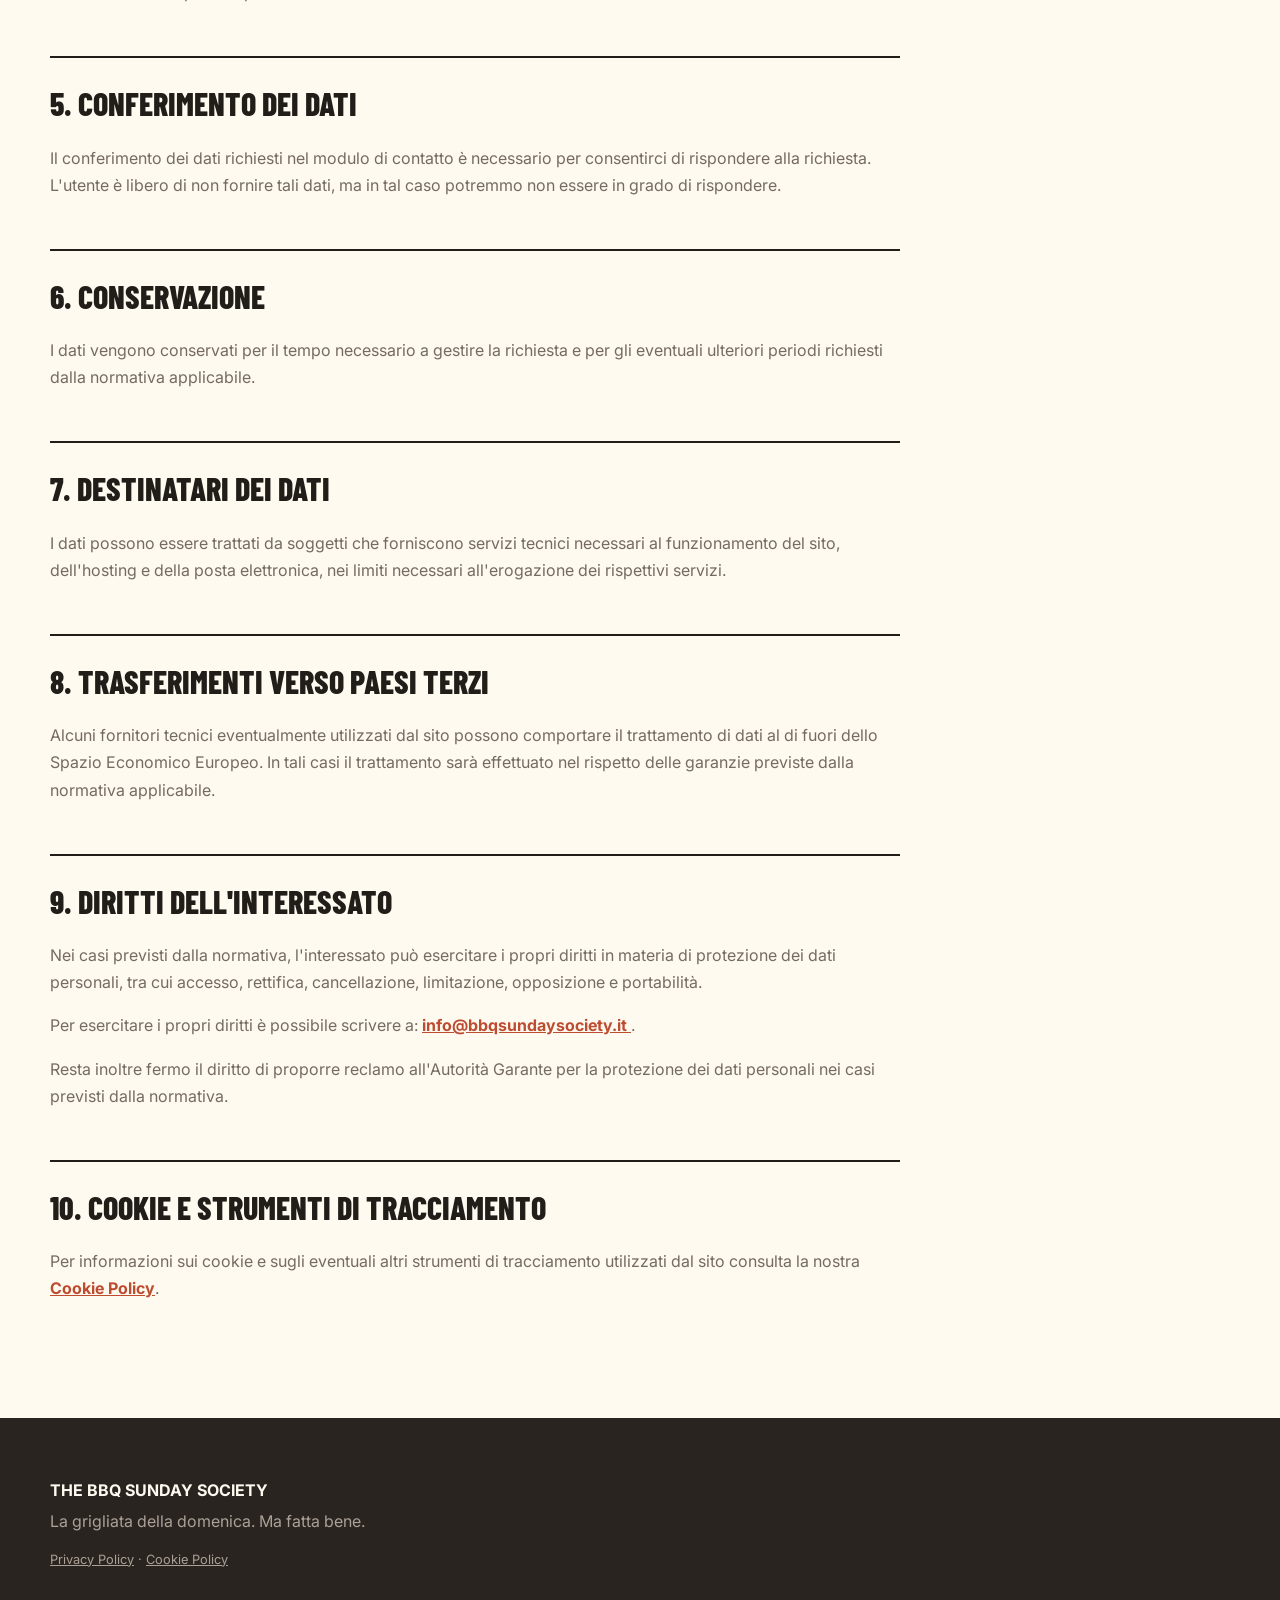
<file: privacy.html>
<!DOCTYPE html>
<html lang="it">

<head>
  <meta charset="UTF-8">
  <meta name="viewport" content="width=device-width, initial-scale=1.0">

  <title>Privacy Policy | The BBQ Sunday Society</title>

  <meta
    name="description"
    content="Informativa sul trattamento dei dati personali di The BBQ Sunday Society."
  >

  <link rel="preconnect" href="https://fonts.googleapis.com">
  <link rel="preconnect" href="https://fonts.gstatic.com" crossorigin>

  <link
    href="https://fonts.googleapis.com/css2?family=Barlow+Condensed:wght@600;700;800;900&family=Inter:wght@400;500;600;700&display=swap"
    rel="stylesheet"
  >

  <link rel="stylesheet" href="css/style.css">
   <!-- FAVICON -->
  <link rel="icon" type="image/png" href="/images/favicon.png">
  <link rel="apple-touch-icon" href="/images/apple-touch-icon.png">
</head>

<body>

 <header class="site-header">
  <div class="container nav">

    <a href="/" class="brand" aria-label="The BBQ Sunday Society - Home">
      <img
        src="/images/logo.png"
        alt="The BBQ Sunday Society Treviso"
        class="brand-logo"
      >
    </a>

      <button
      class="menu-toggle"
      type="button"
      aria-label="Apri menu"
      aria-expanded="false"
      aria-controls="main-menu"
    >
      <span></span>
      <span></span>
      <span></span>
    </button>

    <nav class="menu" id="main-menu">
      <a href="#society">La Society</a>
      <a href="#corsi">I corsi</a>
      <a href="sunday-sessions.html">Sunday Sessions</a>
      <a href="#team">Chi siamo</a>
      <a href="#faq">FAQ</a>

      <a href="#contatti" class="menu-mobile-cta">
        Partecipa →
      </a>
    </nav>

    <a href="#contatti" class="button button-small desktop-cta">
      Partecipa
    </a>
  </div>
</header>



<main>

<section class="section legal-page">

  <div class="container">

    <span class="eyebrow">Privacy</span>

    <h1 class="section-title">
      Privacy<br>
      Policy.
    </h1>

    <p class="legal-updated">
      Ultimo aggiornamento: [DATA]
    </p>


    <div class="legal-content">

      <h2>1. Titolare del trattamento</h2>

      <p>
        Il titolare del trattamento dei dati personali raccolti
        attraverso questo sito è:
      </p>

      <p>
        <strong>The BBQ Sunday Society</strong><br>
        [FORMA GIURIDICA / DATI ASSOCIAZIONE]<br>
        [INDIRIZZO O SEDE]<br>
        Email:
        <a href="mailto:info@bbqsundaysociety.it">
          info@bbqsundaysociety.it
        </a>
      </p>


      <h2>2. Dati trattati</h2>

      <p>
        Attraverso il sito possono essere trattati dati di navigazione
        necessari al funzionamento e alla sicurezza del sito.
      </p>

      <p>
        Quando l'utente utilizza il modulo di contatto o ci scrive
        volontariamente, possono inoltre essere raccolti dati quali
        nome, indirizzo email e le informazioni inserite nel messaggio.
      </p>


      <h2>3. Finalità del trattamento</h2>

      <p>
        I dati comunicati dall'utente vengono utilizzati per:
      </p>

      <ul>
        <li>rispondere alle richieste ricevute;</li>
        <li>fornire informazioni sui corsi e sulle Sunday Sessions;</li>
        <li>gestire eventuali richieste di partecipazione o prenotazione;</li>
        <li>garantire il corretto funzionamento e la sicurezza del sito.</li>
      </ul>


      <h2>4. Base giuridica</h2>

      <p>
        Il trattamento dei dati forniti attraverso il modulo di contatto
        è effettuato per dare seguito alle richieste dell'interessato e,
        quando applicabile, per l'esecuzione di misure precontrattuali
        adottate su richiesta dello stesso.
      </p>

      <p>
        Eventuali trattamenti basati sul consenso, come l'invio di
        comunicazioni promozionali o newsletter, saranno effettuati
        soltanto previo specifico consenso dell'interessato.
      </p>


      <h2>5. Conferimento dei dati</h2>

      <p>
        Il conferimento dei dati richiesti nel modulo di contatto
        è necessario per consentirci di rispondere alla richiesta.
        L'utente è libero di non fornire tali dati, ma in tal caso
        potremmo non essere in grado di rispondere.
      </p>


      <h2>6. Conservazione</h2>

      <p>
        I dati vengono conservati per il tempo necessario a gestire
        la richiesta e per gli eventuali ulteriori periodi richiesti
        dalla normativa applicabile.
      </p>


      <h2>7. Destinatari dei dati</h2>

      <p>
        I dati possono essere trattati da soggetti che forniscono
        servizi tecnici necessari al funzionamento del sito,
        dell'hosting e della posta elettronica, nei limiti necessari
        all'erogazione dei rispettivi servizi.
      </p>


      <h2>8. Trasferimenti verso Paesi terzi</h2>

      <p>
        Alcuni fornitori tecnici eventualmente utilizzati dal sito
        possono comportare il trattamento di dati al di fuori dello
        Spazio Economico Europeo. In tali casi il trattamento sarà
        effettuato nel rispetto delle garanzie previste dalla normativa
        applicabile.
      </p>


      <h2>9. Diritti dell'interessato</h2>

      <p>
        Nei casi previsti dalla normativa, l'interessato può esercitare
        i propri diritti in materia di protezione dei dati personali,
        tra cui accesso, rettifica, cancellazione, limitazione,
        opposizione e portabilità.
      </p>

      <p>
        Per esercitare i propri diritti è possibile scrivere a:
        <a href="mailto:info@bbqsundaysociety.it">
          info@bbqsundaysociety.it
        </a>.
      </p>

      <p>
        Resta inoltre fermo il diritto di proporre reclamo
        all'Autorità Garante per la protezione dei dati personali
        nei casi previsti dalla normativa.
      </p>


      <h2>10. Cookie e strumenti di tracciamento</h2>

      <p>
        Per informazioni sui cookie e sugli eventuali altri strumenti
        di tracciamento utilizzati dal sito consulta la nostra
        <a href="cookie-policy.html">Cookie Policy</a>.
      </p>

    </div>

  </div>

</section>

</main>


<footer class="site-footer">

  <div class="container">

    <strong>THE BBQ SUNDAY SOCIETY</strong>

    <p>La grigliata della domenica. Ma fatta bene.</p>

    <p class="footer-legal">
      <a href="privacy.html">Privacy Policy</a>
      ·
      <a href="cookie-policy.html">Cookie Policy</a>
    </p>

  </div>

</footer>

</body>
</html>
</file>
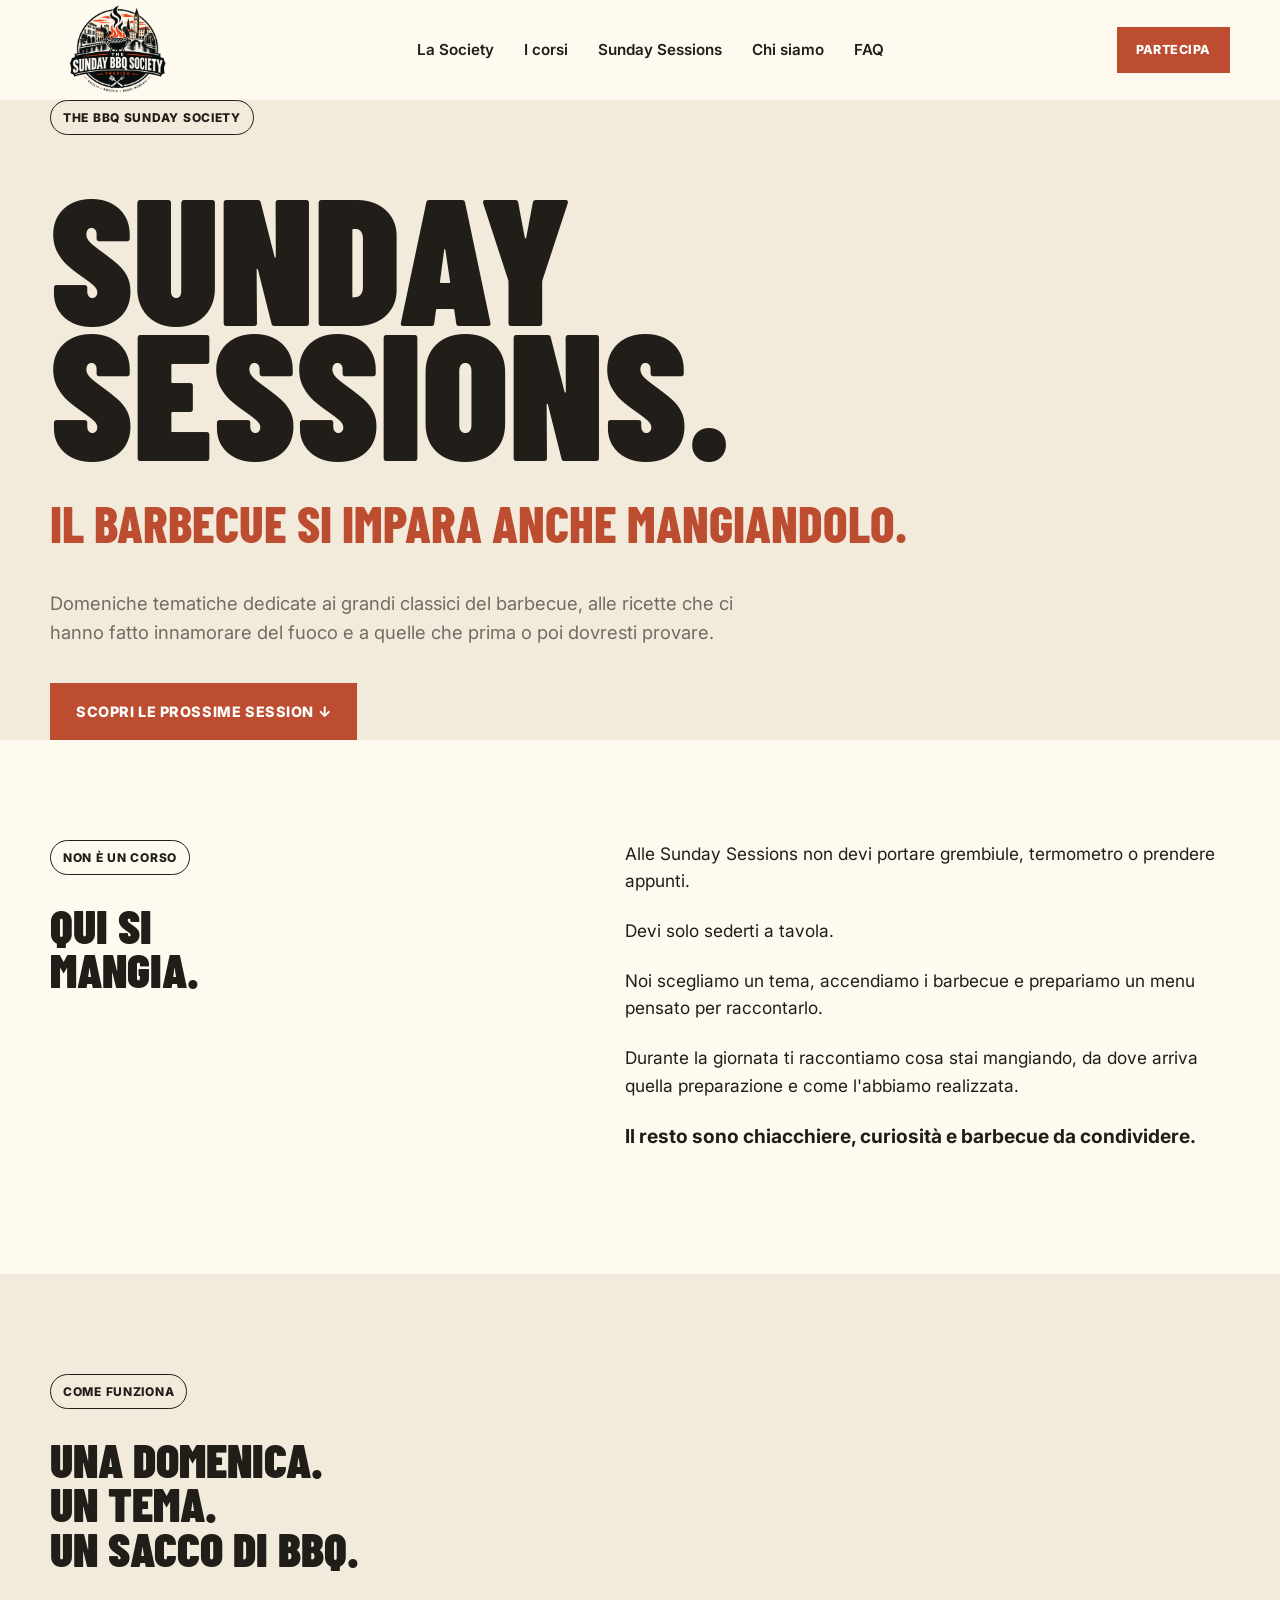
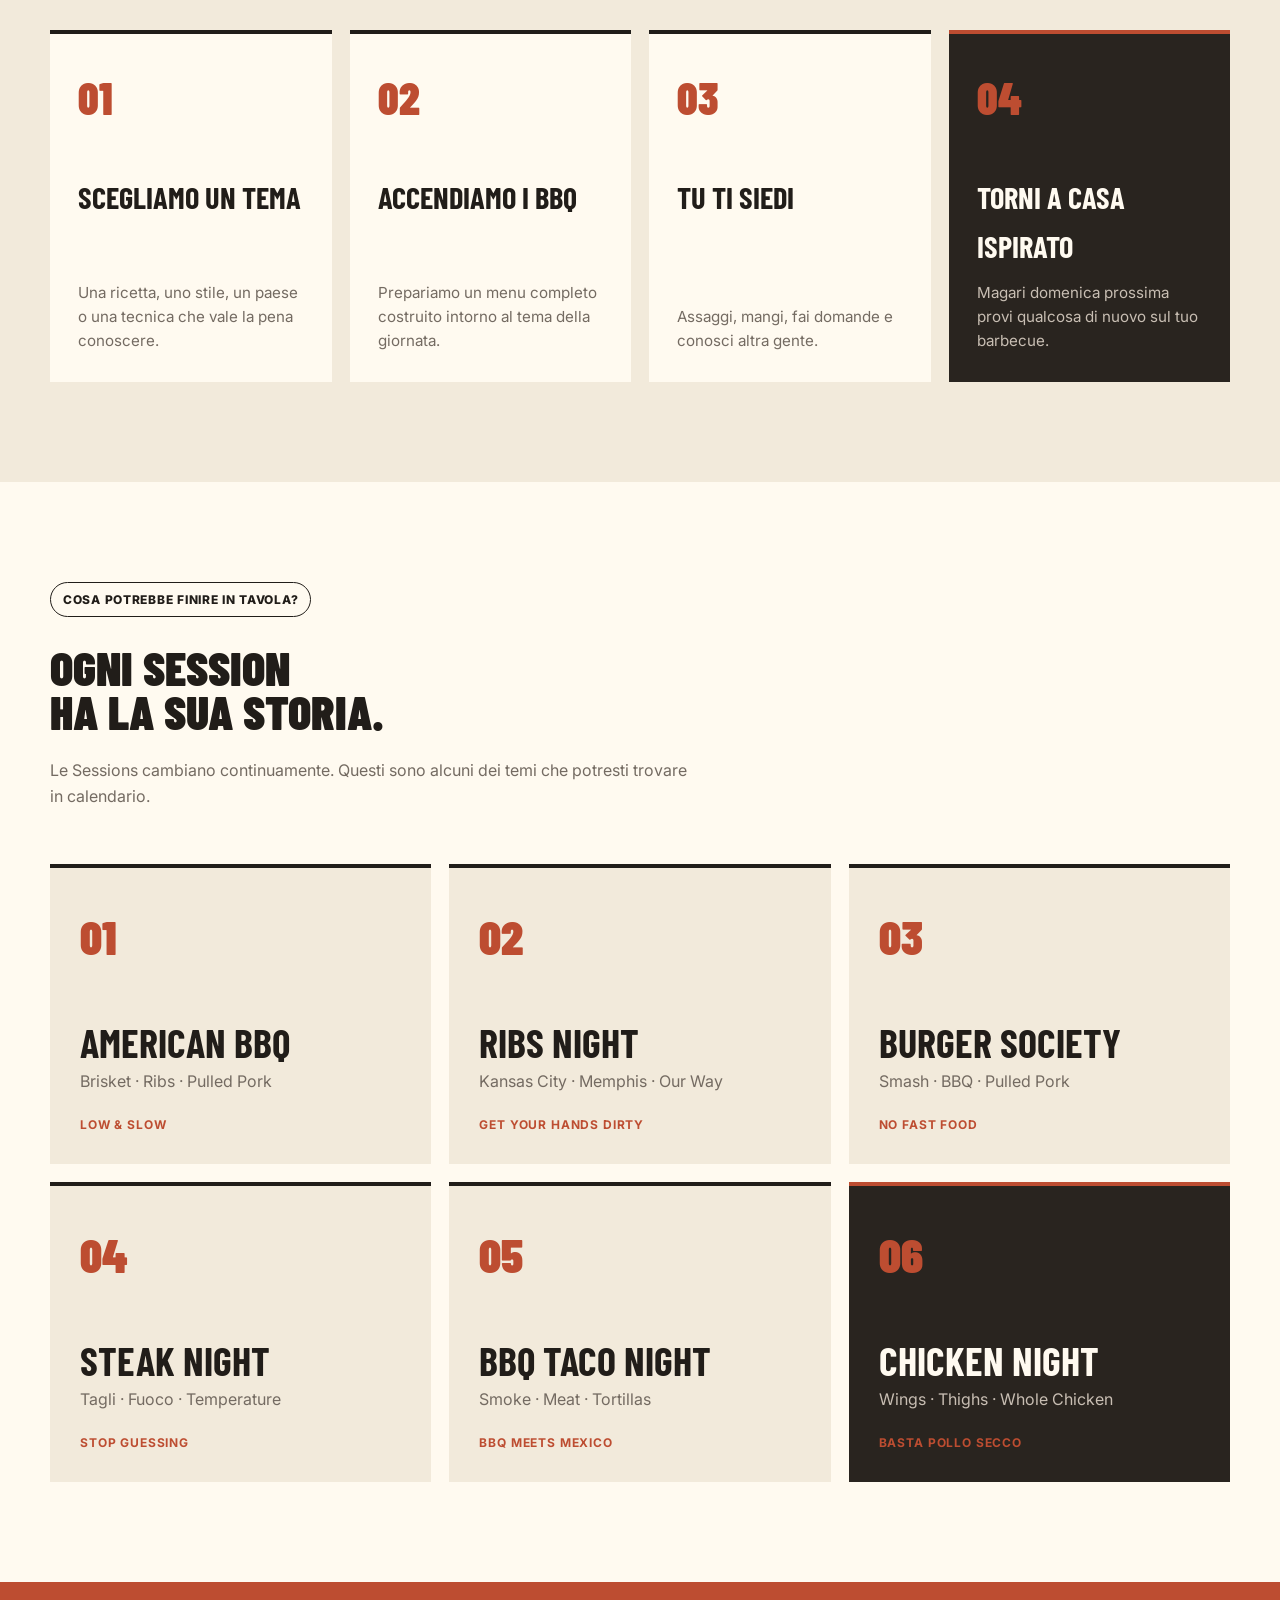
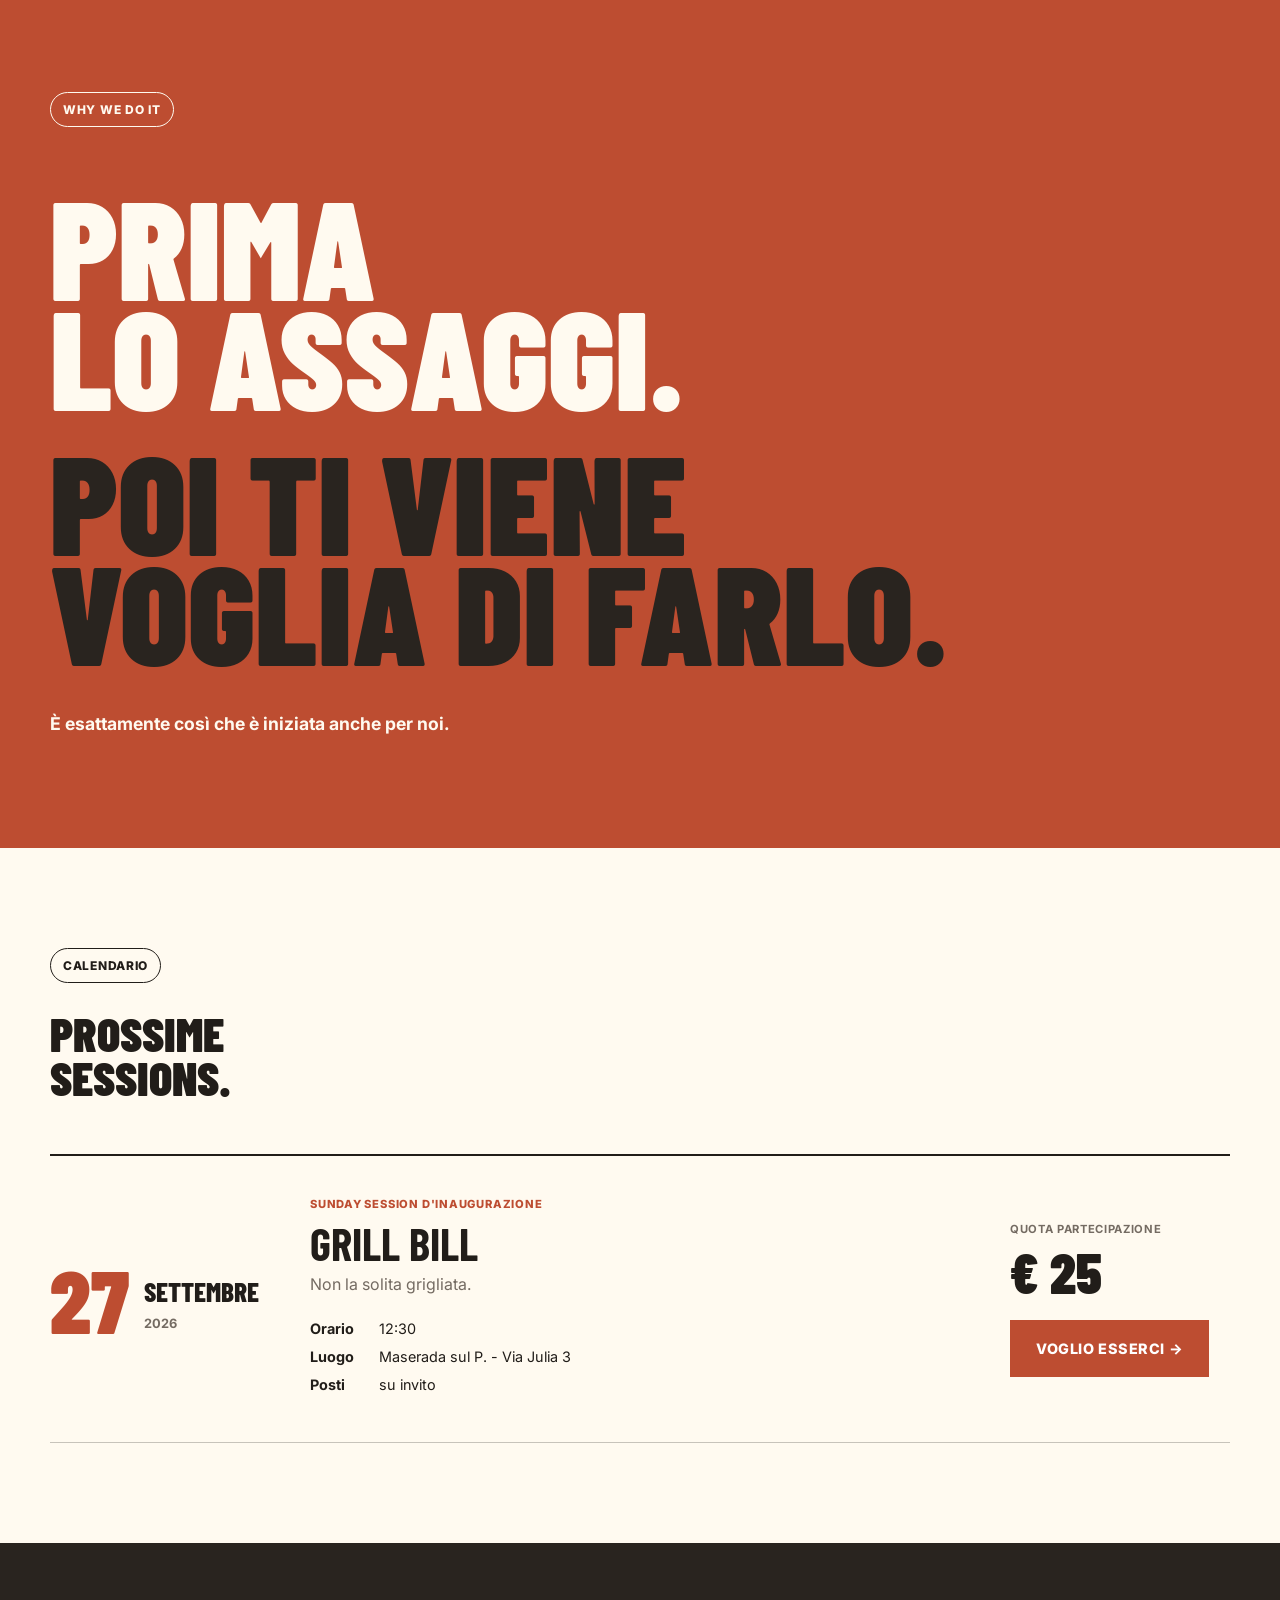
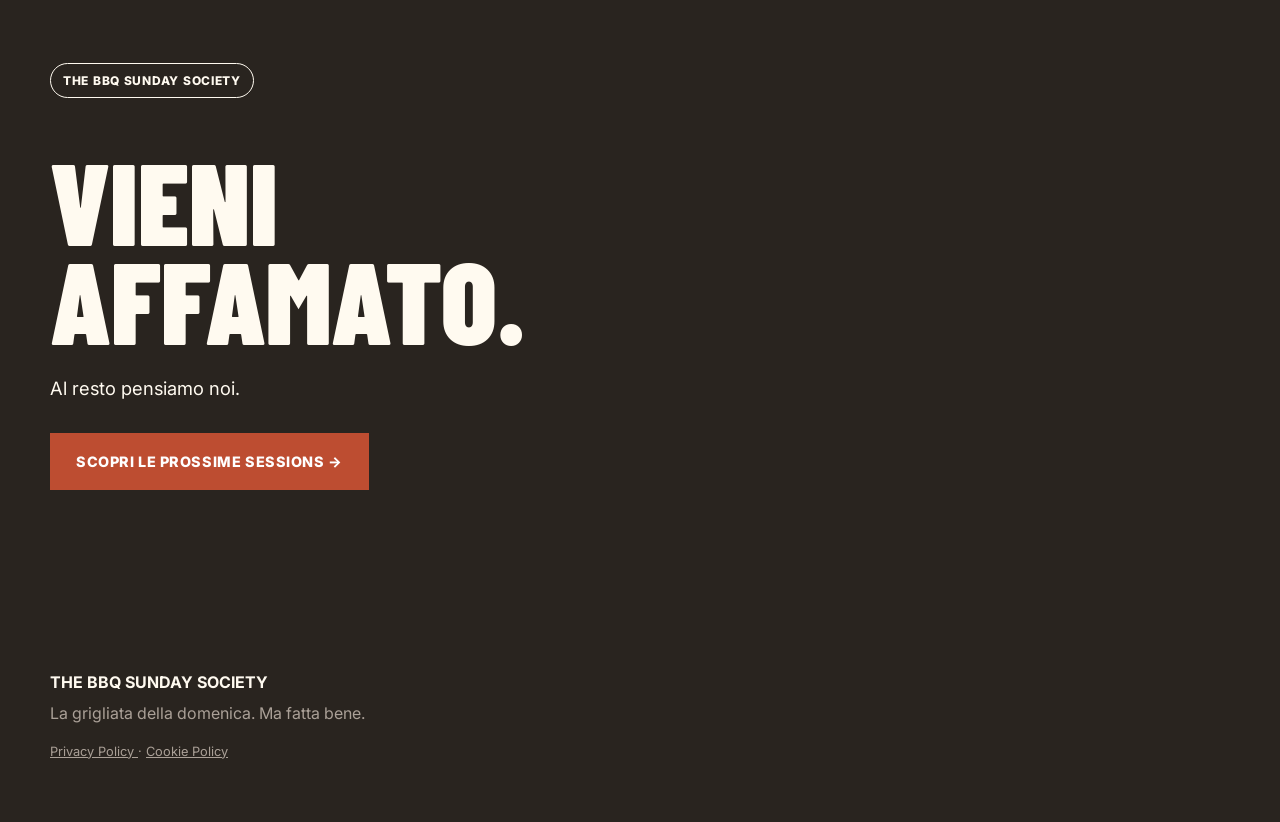
<file: sunday-sessions.html>
<!DOCTYPE html>
<html lang="it">

<head>

  <meta charset="UTF-8">

  <meta
    name="viewport"
    content="width=device-width, initial-scale=1.0"
  >

  <title>Sunday Sessions | The BBQ Sunday Society</title>

  <meta
    name="description"
    content="Giornate tematiche dedicate ai grandi classici del barbecue. Noi cuciniamo, tu vieni a mangiare, scoprire e lasciarti ispirare."
  >
  <link rel="canonical" href="https://bbqsundaysociety.it/sunday-sessions.html">
<!-- OPEN GRAPH -->
  <meta property="og:type" content="website">
<meta property="og:site_name" content="The BBQ Sunday Society">
<meta property="og:title" content="Sunday Sessions | Domeniche BBQ">
<meta property="og:description" content="Giornate tematiche dedicate ai grandi classici del barbecue. Noi cuciniamo, tu vieni a mangiare, scoprire e lasciarti ispirare.">
<meta property="og:url" content="https://bbqsundaysociety.it/sunday-sessions.html">
<meta property="og:image" content="https://bbqsundaysociety.it/images/social-cover.png">
<!-- TWITTER / X -->
<meta name="twitter:card" content="summary_large_image">
<meta name="twitter:title" content="Sunday Sessions | Domeniche BBQ">
<meta name="twitter:description" content="Una domenica, un tema e un sacco di barbecue. Scopri le Sunday Sessions della BBQ Sunday Society.">
<meta name="twitter:image" content="https://bbqsundaysociety.it/images/social-cover.png">
<!-- FAVICON -->
  <link rel="icon" type="image/png" href="/images/favicon.png">
  <link rel="apple-touch-icon" href="/images/apple-touch-icon.png">
  
  <!-- FONT -->
  <link rel="preconnect" href="https://fonts.googleapis.com">
  <link rel="preconnect" href="https://fonts.gstatic.com" crossorigin>

  <link
    href="https://fonts.googleapis.com/css2?family=Barlow+Condensed:wght@600;700;800;900&family=Inter:wght@400;500;600;700&display=swap"
    rel="stylesheet"
  >

  <!-- CSS -->
  <link rel="stylesheet" href="css/style.css">

</head>


<body>


<!-- HEADER -->
 <header class="site-header">
  <div class="container nav">

    <a href="/" class="brand" aria-label="The BBQ Sunday Society - Home">
      <img
        src="/images/logo.png"
        alt="The BBQ Sunday Society Treviso"
        class="brand-logo"
      >
    </a>

      <button
      class="menu-toggle"
      type="button"
      aria-label="Apri menu"
      aria-expanded="false"
      aria-controls="main-menu"
    >
      <span></span>
      <span></span>
      <span></span>
    </button>

    <nav class="menu" id="main-menu">
      <a href="/#society">La Society</a>
      <a href="/#corsi">I corsi</a>
      <a href="sunday-sessions.html">Sunday Sessions</a>
      <a href="/#team">Chi siamo</a>
      <a href="/#faq">FAQ</a>

      <a href="#contatti" class="menu-mobile-cta">
        Partecipa →
      </a>
    </nav>

    <a href="#contatti" class="button button-small desktop-cta">
      Partecipa
    </a>
  </div>
</header>



<main>


<!-- HERO -->
<section class="sessions-hero">

  <div class="container">

    <span class="eyebrow">
      The BBQ Sunday Society
    </span>

    <h1>
      Sunday<br>
      Sessions.
    </h1>

    <p class="sessions-hero-tagline">
      Il barbecue si impara anche mangiandolo.
    </p>

    <p class="sessions-hero-intro">
      Domeniche tematiche dedicate ai grandi classici del barbecue,
      alle ricette che ci hanno fatto innamorare del fuoco
      e a quelle che prima o poi dovresti provare.
    </p>

    <a href="#calendario" class="button">
      Scopri le prossime session ↓
    </a>

  </div>

</section>


<!-- COSA SONO -->
<section class="section sessions-about">

  <div class="container section-grid">

    <div>

      <span class="eyebrow">
        Non è un corso
      </span>

      <h2 class="section-title">
        Qui si<br>
        mangia.
      </h2>

    </div>


    <div class="section-copy">

      <p>
        Alle Sunday Sessions non devi portare grembiule,
        termometro o prendere appunti.
      </p>

      <p>
        Devi solo sederti a tavola.
      </p>

      <p>
        Noi scegliamo un tema, accendiamo i barbecue
        e prepariamo un menu pensato per raccontarlo.
      </p>

      <p>
        Durante la giornata ti raccontiamo cosa stai mangiando,
        da dove arriva quella preparazione e come l'abbiamo realizzata.
      </p>

      <p class="section-highlight">
        Il resto sono chiacchiere, curiosità
        e barbecue da condividere.
      </p>

    </div>

  </div>

</section>


<!-- COME FUNZIONA -->
<section class="section sessions-how">

  <div class="container">

    <span class="eyebrow">
      Come funziona
    </span>

    <h2 class="section-title">
      Una domenica.<br>
      Un tema.<br>
      Un sacco di BBQ.
    </h2>


    <div class="sessions-steps">

      <article class="session-step">
        <span>01</span>
        <h3>Scegliamo un tema</h3>
        <p>
          Una ricetta, uno stile, un paese
          o una tecnica che vale la pena conoscere.
        </p>
      </article>

      <article class="session-step">
        <span>02</span>
        <h3>Accendiamo i BBQ</h3>
        <p>
          Prepariamo un menu completo
          costruito intorno al tema della giornata.
        </p>
      </article>

      <article class="session-step">
        <span>03</span>
        <h3>Tu ti siedi</h3>
        <p>
          Assaggi, mangi, fai domande
          e conosci altra gente.
        </p>
      </article>

      <article class="session-step session-step-featured">
        <span>04</span>
        <h3>Torni a casa ispirato</h3>
        <p>
          Magari domenica prossima
          provi qualcosa di nuovo sul tuo barbecue.
        </p>
      </article>

    </div>

  </div>

</section>


<!-- POSSIBILI SESSION -->
<section class="section sessions-themes">

  <div class="container">

    <span class="eyebrow">
      Cosa potrebbe finire in tavola?
    </span>

    <h2 class="section-title">
      Ogni session<br>
      ha la sua storia.
    </h2>

    <p class="sessions-themes-intro">
      Le Sessions cambiano continuamente.
      Questi sono alcuni dei temi che potresti trovare in calendario.
    </p>


    <div class="sessions-grid">

      <article class="session-card">
        <span class="session-card-number">01</span>
        <h3>American BBQ</h3>
        <p>Brisket · Ribs · Pulled Pork</p>
        <strong>Low & Slow</strong>
      </article>


      <article class="session-card">
        <span class="session-card-number">02</span>
        <h3>Ribs Night</h3>
        <p>Kansas City · Memphis · Our Way</p>
        <strong>Get your hands dirty</strong>
      </article>


      <article class="session-card">
        <span class="session-card-number">03</span>
        <h3>Burger Society</h3>
        <p>Smash · BBQ · Pulled Pork</p>
        <strong>No fast food</strong>
      </article>


      <article class="session-card">
        <span class="session-card-number">04</span>
        <h3>Steak Night</h3>
        <p>Tagli · Fuoco · Temperature</p>
        <strong>Stop guessing</strong>
      </article>


      <article class="session-card">
        <span class="session-card-number">05</span>
        <h3>BBQ Taco Night</h3>
        <p>Smoke · Meat · Tortillas</p>
        <strong>BBQ meets Mexico</strong>
      </article>


      <article class="session-card session-card-featured">
        <span class="session-card-number">06</span>
        <h3>Chicken Night</h3>
        <p>Wings · Thighs · Whole Chicken</p>
        <strong>Basta pollo secco</strong>
      </article>

    </div>

  </div>

</section>


<!-- WHY -->
<section class="sessions-why">

  <div class="container">

    <span class="eyebrow eyebrow-light">
      Why we do it
    </span>

    <p class="sessions-big-claim">
      Prima<br>
      lo assaggi.
    </p>

    <p class="sessions-big-claim sessions-big-claim-light">
      Poi ti viene<br>
      voglia di farlo.
    </p>

    <p class="sessions-why-copy">
      È esattamente così che è iniziata anche per noi.
    </p>

  </div>

</section>


<!-- CALENDARIO -->
<section id="calendario" class="section sessions-calendar">

  <div class="container">

    <span class="eyebrow">
      Calendario
    </span>

    <h2 class="section-title">
      Prossime<br>
      Sessions.
    </h2>

    <div class="sessions-calendar-grid">


      <!-- EVENTO 1 -->
      <article class="session-event">

        <div class="session-event-date">
          <span class="session-event-day">27</span>

          <div>
            <span class="session-event-month">Settembre</span>
            <span class="session-event-year">2026</span>
          </div>
        </div>

        <div class="session-event-content">

          <div class="session-event-label">
            Sunday Session d'inaugurazione
          </div>

          <h3>
            Grill Bill
          </h3>

          <p class="session-event-menu">
            Non la solita grigliata.
          </p>

          <div class="session-event-details">
            <p><strong>Orario</strong> 12:30</p>
            <p><strong>Luogo</strong> Maserada sul P. - Via Julia 3 </p>
            <p><strong>Posti</strong> su invito </p>
          </div>

        </div>

        <div class="session-event-action">

          <span>Quota partecipazione</span>

          <strong>
            € 25
          </strong>

          <a href="index.html#contatti" class="button">
            Voglio esserci →
          </a>

        </div>

      </article>


    

        </div>

      </article>


</section>


<!-- CTA -->
<section class="final-cta">

  <div class="container">

    <span class="eyebrow eyebrow-light">
      The BBQ Sunday Society
    </span>

    <h2>
      Vieni<br>
      affamato.
    </h2>

    <p>
      Al resto pensiamo noi.
    </p>

    <a href="#calendario" class="button">
      Scopri le prossime Sessions →
    </a>

  </div>

</section>


</main>


<footer class="site-footer">

  <div class="container">

    <strong>
      THE BBQ SUNDAY SOCIETY
    </strong>

    <p>
      La grigliata della domenica. Ma fatta bene.
    </p>
    <p class="footer-legal">

  <a href="privacy.html">
    Privacy Policy
  </a>

  <span>·</span>

  <a href="cookie-policy.html">
    Cookie Policy
  </a>

</p>

  </div>

</footer>

<script src="js/main.js"></script>
</body>
</html>
</file>
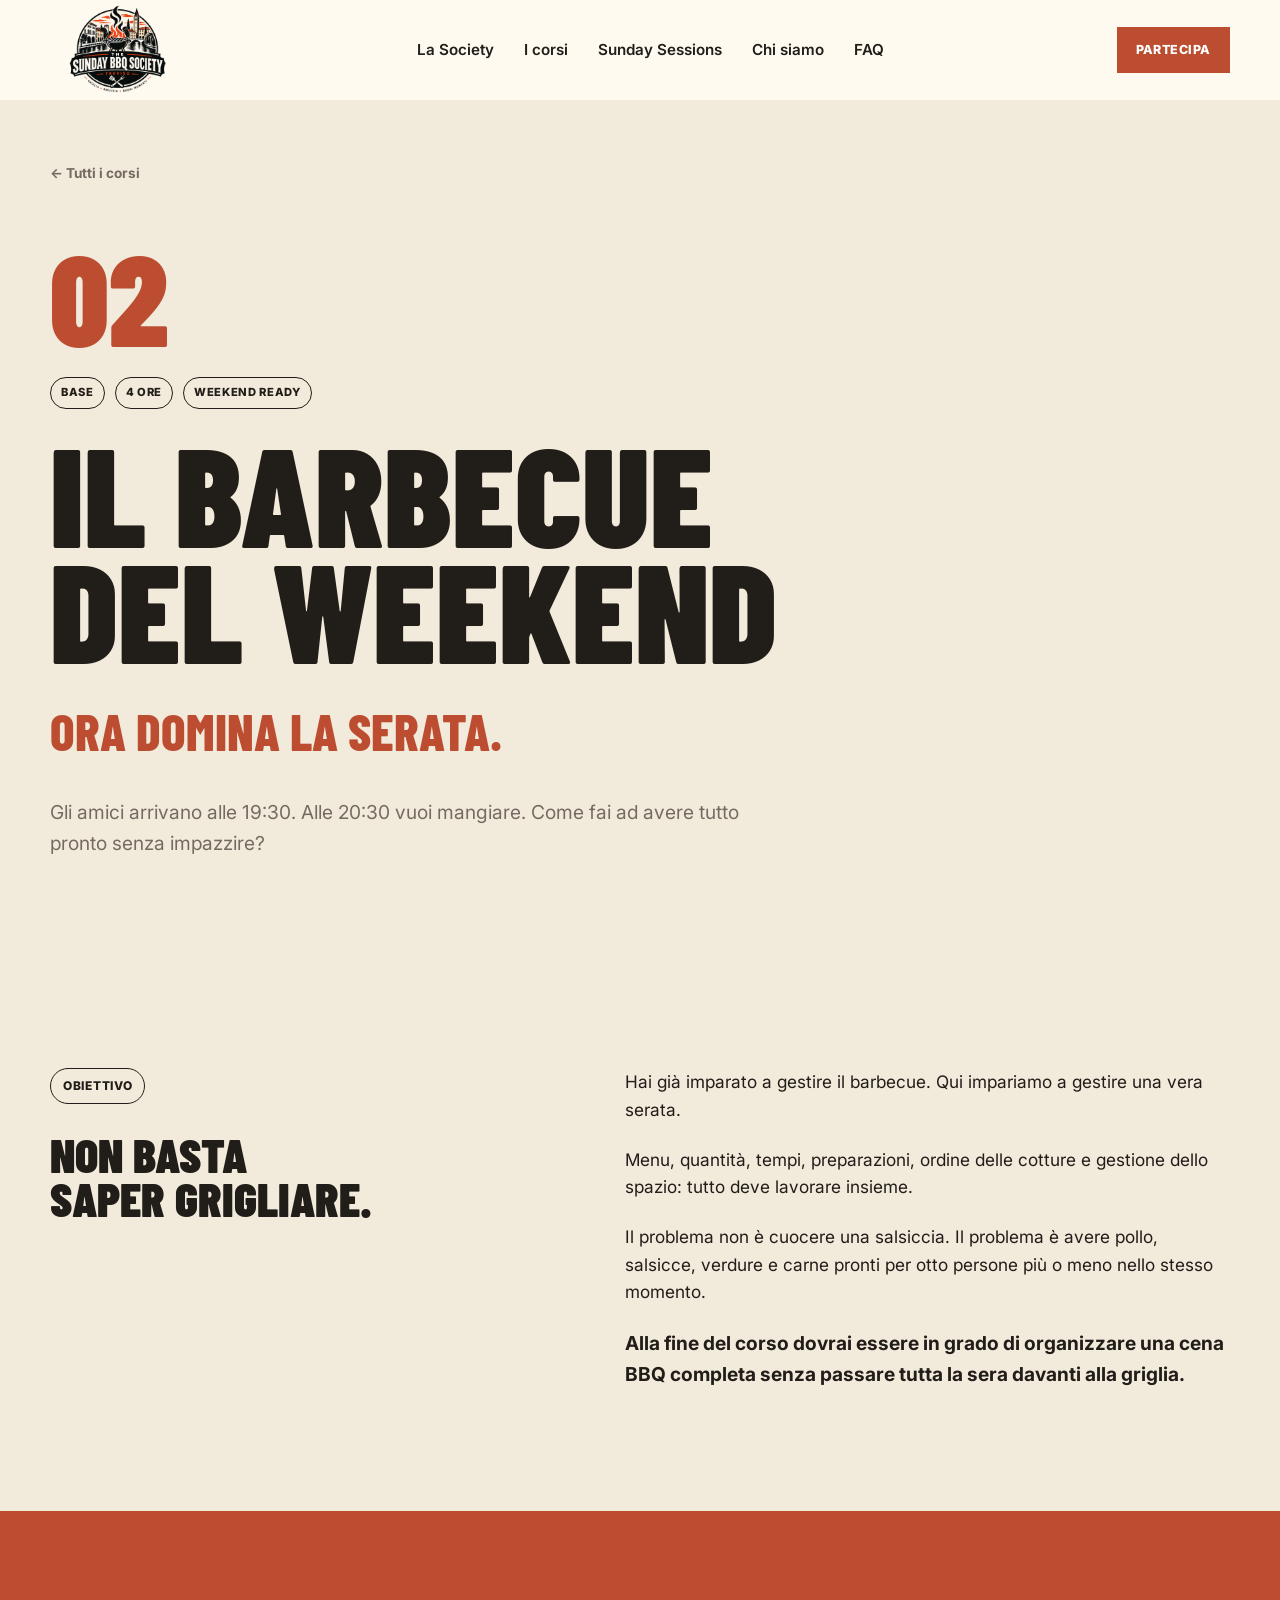
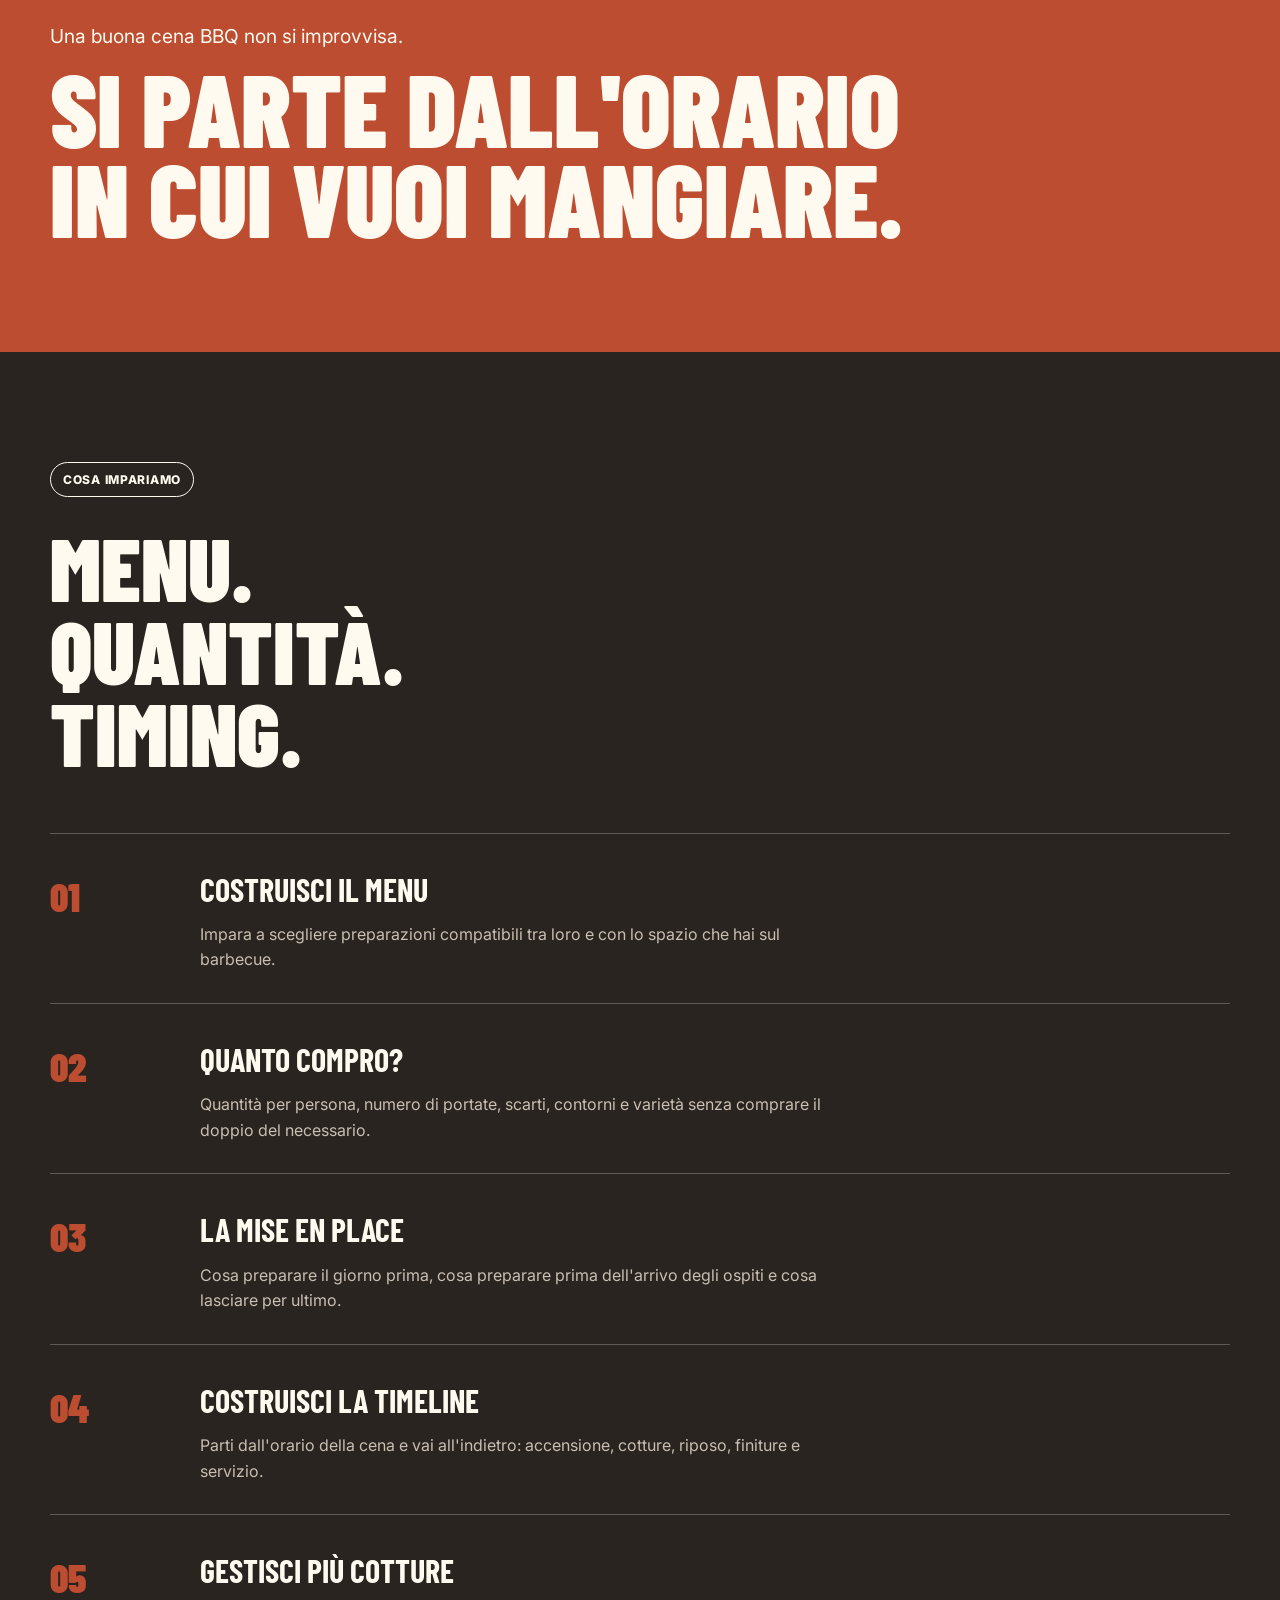
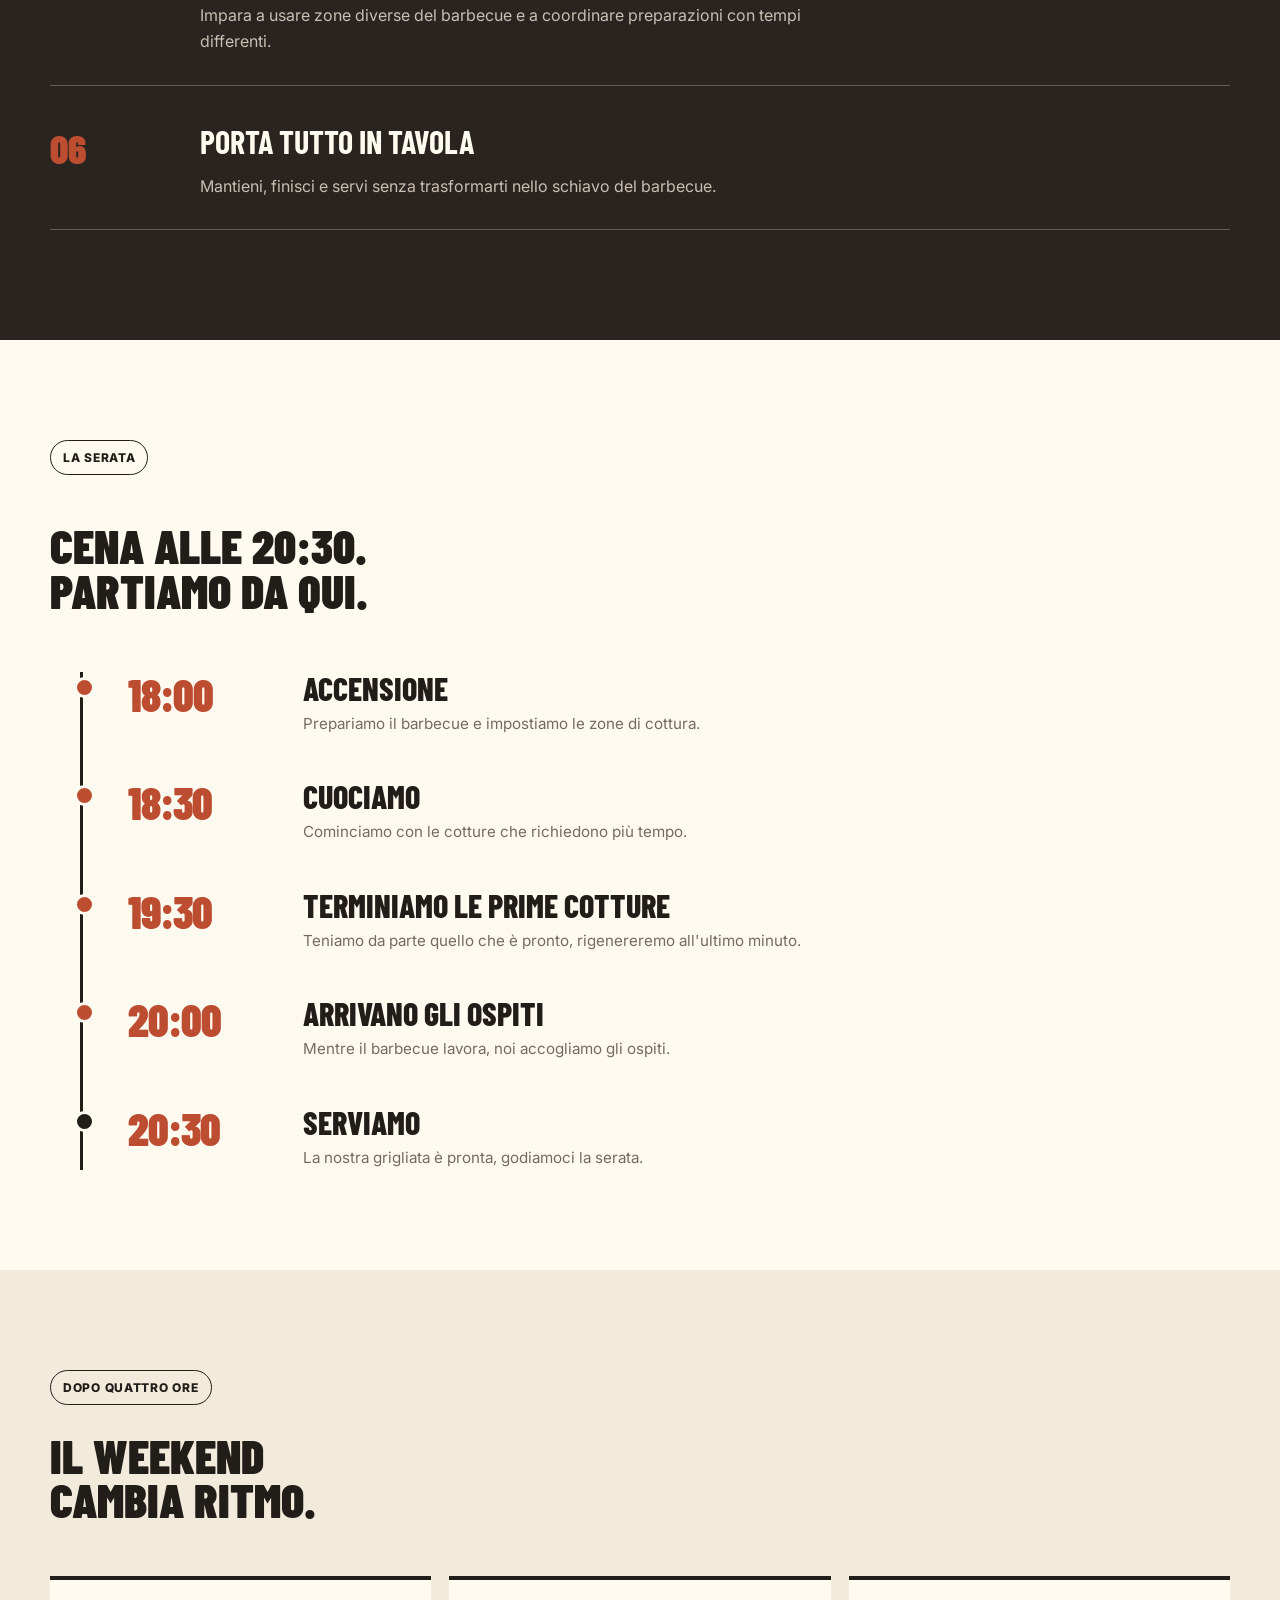
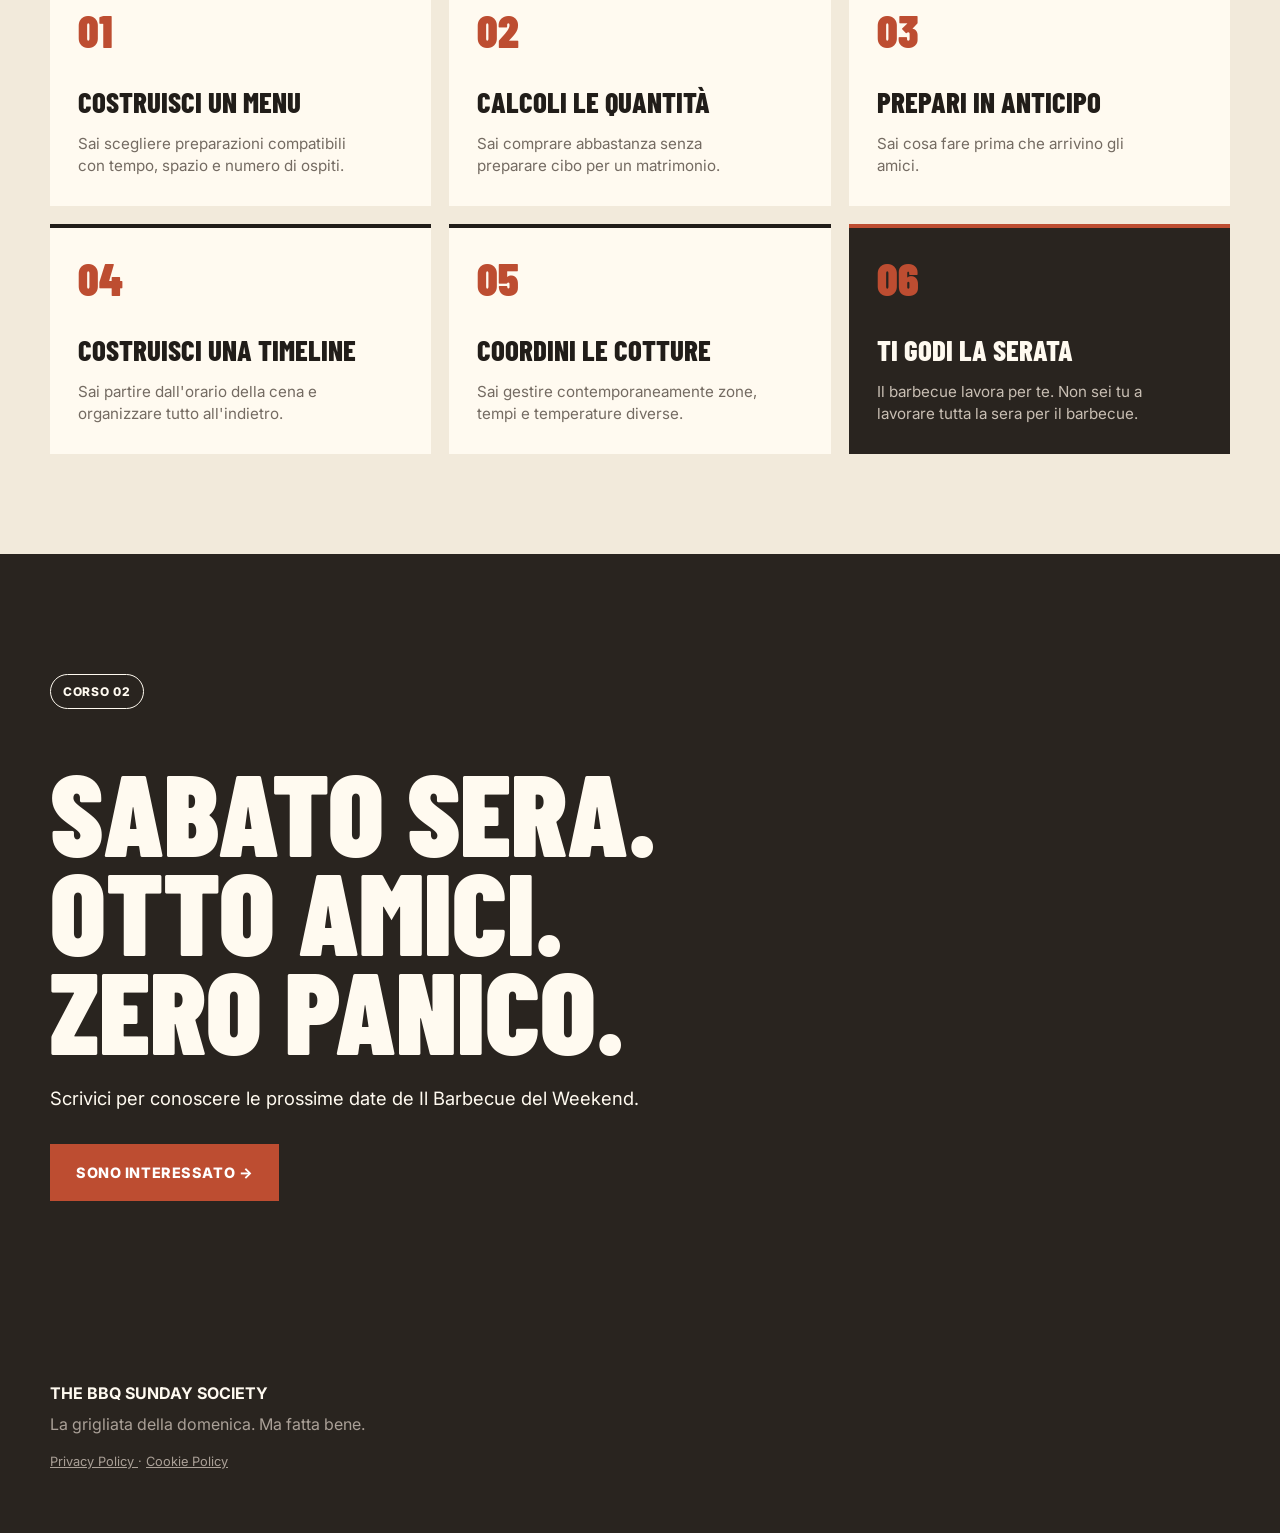
<file: corsi/barbecue-del-weekend.html>
<!DOCTYPE html>
<html lang="it">

<head>

  <meta charset="UTF-8">

  <meta
    name="viewport"
    content="width=device-width, initial-scale=1.0"
  >

  <title>Il Barbecue del Weekend | The BBQ Sunday Society</title>

  <meta
    name="description"
    content="Corso barbecue per imparare a organizzare una cena BBQ completa: menu, quantità, preparazioni, tempi e gestione contemporanea delle cotture."
  >
  <link
  rel="canonical"
  href="https://bbqsundaysociety.it/corsi/barbecue-del-weekend.html"
>
<!-- OPEN GRAPH -->
  <meta property="og:type" content="website">
<meta property="og:site_name" content="The BBQ Sunday Society">
<meta property="og:title" content="Il Barbecue del Weekend | The BBQ Sunday Society">
<meta property="og:description" content="Impara a organizzare una cena BBQ completa: menu, quantità, preparazioni, tempi e gestione contemporanea delle cotture.">
<meta property="og:url" content="https://bbqsundaysociety.it/corsi/barbecue-del-weekend.html">
<meta property="og:image" content="https://bbqsundaysociety.it/images/social-cover.png">

  <!-- TWITTER / X -->
<meta name="twitter:card" content="summary_large_image">
<meta name="twitter:title" content="Il Barbecue del Weekend | The BBQ Sunday Society">
<meta name="twitter:description" content="Menu, quantità, preparazioni e timing per gestire una vera cena barbecue senza impazzire.">
<meta name="twitter:image" content="https://bbqsundaysociety.it/images/social-cover.png">
  <!-- FAVICON -->
  <link rel="icon" type="image/png" href="/images/favicon.png">
  <link rel="apple-touch-icon" href="/images/apple-touch-icon.png">
  
  <!-- FONT -->
  <link rel="preconnect" href="https://fonts.googleapis.com">
  <link rel="preconnect" href="https://fonts.gstatic.com" crossorigin>

  <link
    href="https://fonts.googleapis.com/css2?family=Barlow+Condensed:wght@600;700;800;900&family=Inter:wght@400;500;600;700&display=swap"
    rel="stylesheet"
  >

  <!-- CSS -->
  <link rel="stylesheet" href="../css/style.css">

</head>


<body>


<!-- HEADER -->
<header class="site-header">
  <div class="container nav">

    <a href="/" class="brand" aria-label="The BBQ Sunday Society - Home">
      <img
        src="/images/logo.png"
        alt="The BBQ Sunday Society Treviso"
        class="brand-logo"
      >
    </a>
 <button
      class="menu-toggle"
      type="button"
      aria-label="Apri menu"
      aria-expanded="false"
      aria-controls="main-menu"
    >
      <span></span>
      <span></span>
      <span></span>
    </button>

    <nav class="menu" id="main-menu">

      <a href="../index.html#society">La Society</a>

      <a href="../index.html#corsi">I corsi</a>

      <a href="../sunday-sessions.html">
        Sunday Sessions
      </a>

      <a href="../index.html#team">Chi siamo</a>

      <a href="../index.html#faq">FAQ</a>

      <a
        href="../index.html#contatti"
        class="menu-mobile-cta"
      >
        Partecipa →
      </a>

    </nav>

    <a
      href="../index.html#contatti"
      class="button button-small desktop-cta"
    >
      Partecipa
    </a>

  </div>
</header>

<main>


<!-- HERO -->
<section class="course-page-hero">

  <div class="container">

    <a href="../index.html#corsi" class="back-link">
      ← Tutti i corsi
    </a>

    <div class="course-page-number">
      02
    </div>

    <div class="course-meta">
      <span>Base</span>
      <span>4 ore</span>
      <span>Weekend ready</span>
    </div>

    <h1>
      Il Barbecue<br>
      del Weekend
    </h1>

    <p class="course-page-tagline">
      Ora domina la serata.
    </p>

    <p class="course-page-intro">
      Gli amici arrivano alle 19:30.
      Alle 20:30 vuoi mangiare.
      Come fai ad avere tutto pronto senza impazzire?
    </p>

  </div>

</section>


<!-- OBIETTIVO -->
<section class="section">

  <div class="container section-grid">

    <div>

      <span class="eyebrow">
        Obiettivo
      </span>

      <h2 class="section-title">
        Non basta<br>
        saper grigliare.
      </h2>

    </div>


    <div class="section-copy">

      <p>
        Hai già imparato a gestire il barbecue.
        Qui impariamo a gestire una vera serata.
      </p>

      <p>
        Menu, quantità, tempi, preparazioni,
        ordine delle cotture e gestione dello spazio:
        tutto deve lavorare insieme.
      </p>

      <p>
        Il problema non è cuocere una salsiccia.
        Il problema è avere pollo, salsicce, verdure e carne
        pronti per otto persone più o meno nello stesso momento.
      </p>

      <p class="section-highlight">
        Alla fine del corso dovrai essere in grado
        di organizzare una cena BBQ completa
        senza passare tutta la sera davanti alla griglia.
      </p>

    </div>

  </div>

</section>


<!-- PRINCIPIO -->
<section class="course-quote">

  <div class="container">

    <p>
      Una buona cena BBQ non si improvvisa.
    </p>

    <h2>
      Si parte dall'orario<br>
      in cui vuoi mangiare.
    </h2>

  </div>

</section>


<!-- PROGRAMMA -->
<section class="course-program">

  <div class="container">

    <span class="eyebrow eyebrow-light">
      Cosa impariamo
    </span>

    <h2 class="section-title">
      Menu.<br>
      Quantità.<br>
      Timing.
    </h2>


    <div class="program-list">

      <div class="program-item">
        <span>01</span>

        <div>
          <h3>Costruisci il menu</h3>

          <p>
            Impara a scegliere preparazioni compatibili
            tra loro e con lo spazio che hai sul barbecue.
          </p>
        </div>
      </div>


      <div class="program-item">
        <span>02</span>

        <div>
          <h3>Quanto compro?</h3>

          <p>
            Quantità per persona, numero di portate,
            scarti, contorni e varietà senza comprare il doppio del necessario.
          </p>
        </div>
      </div>


      <div class="program-item">
        <span>03</span>

        <div>
          <h3>La mise en place</h3>

          <p>
            Cosa preparare il giorno prima,
            cosa preparare prima dell'arrivo degli ospiti
            e cosa lasciare per ultimo.
          </p>
        </div>
      </div>


      <div class="program-item">
        <span>04</span>

        <div>
          <h3>Costruisci la timeline</h3>

          <p>
            Parti dall'orario della cena e vai all'indietro:
            accensione, cotture, riposo, finiture e servizio.
          </p>
        </div>
      </div>


      <div class="program-item">
        <span>05</span>

        <div>
          <h3>Gestisci più cotture</h3>

          <p>
            Impara a usare zone diverse del barbecue
            e a coordinare preparazioni con tempi differenti.
          </p>
        </div>
      </div>


      <div class="program-item">
        <span>06</span>

        <div>
          <h3>Porta tutto in tavola</h3>

          <p>
            Mantieni, finisci e servi senza trasformarti
            nello schiavo del barbecue.
          </p>
        </div>
      </div>

    </div>

  </div>

</section>


<!-- TIMELINE -->
<section class="section weekend-timeline">

  <div class="container">

    <span class="eyebrow">
      La serata
    </span>

    <h2 class="section-title">
      Cena alle 20:30.<br>
      Partiamo da qui.
    </h2>

    <div class="timeline-list">

      <div class="timeline-item">
        <span class="timeline-time">
          18:00
        </span>

        <div>
          <h3>Accensione</h3>

          <p>
            Prepariamo il barbecue e impostiamo
            le zone di cottura.
          </p>
        </div>
      </div>


      <div class="timeline-item">
        <span class="timeline-time">
          18:30
        </span>

        <div>
          <h3>Cuociamo</h3>

          <p>
            Cominciamo con le cotture che
            richiedono più tempo.
          </p>
        </div>
      </div>


      <div class="timeline-item">
        <span class="timeline-time">
          19:30
        </span>

        <div>
          <h3>Terminiamo le prime cotture</h3>

          <p>
            Teniamo da parte quello che è pronto,
            rigenereremo all'ultimo minuto.
          </p>
        </div>
      </div>


      <div class="timeline-item">
        <span class="timeline-time">
          20:00
        </span>

        <div>
          <h3>Arrivano gli ospiti</h3>

          <p>
            Mentre il barbecue lavora,
            noi accogliamo gli ospiti.
          </p>
        </div>
      </div>


      <div class="timeline-item">
        <span class="timeline-time">
          20:30
        </span>

        <div>
          <h3>Serviamo</h3>

          <p>
            La nostra grigliata è pronta,
            godiamoci la serata.
          </p>
        </div>
      </div>

    </div> <!-- chiude timeline-list -->

  </div> <!-- chiude container -->

</section>
      
<!-- TAKEAWAYS -->
<section class="section">

  <div class="container">

    <span class="eyebrow">
      Dopo quattro ore
    </span>

    <h2 class="section-title">
      Il weekend<br>
      cambia ritmo.
    </h2>


    <div class="takeaway-grid">

      <article class="takeaway">
        <span class="takeaway-number">01</span>
        <h3>Costruisci un menu</h3>
        <p>
          Sai scegliere preparazioni compatibili
          con tempo, spazio e numero di ospiti.
        </p>
      </article>

      <article class="takeaway">
        <span class="takeaway-number">02</span>
        <h3>Calcoli le quantità</h3>
        <p>
          Sai comprare abbastanza senza preparare cibo per un matrimonio.
        </p>
      </article>

      <article class="takeaway">
        <span class="takeaway-number">03</span>
        <h3>Prepari in anticipo</h3>
        <p>
          Sai cosa fare prima che arrivino gli amici.
        </p>
      </article>

      <article class="takeaway">
        <span class="takeaway-number">04</span>
        <h3>Costruisci una timeline</h3>
        <p>
          Sai partire dall'orario della cena e organizzare tutto all'indietro.
        </p>
      </article>

      <article class="takeaway">
        <span class="takeaway-number">05</span>
        <h3>Coordini le cotture</h3>
        <p>
          Sai gestire contemporaneamente zone, tempi e temperature diverse.
        </p>
      </article>

      <article class="takeaway takeaway-featured">
        <span class="takeaway-number">06</span>
        <h3>Ti godi la serata</h3>
        <p>
          Il barbecue lavora per te.
          Non sei tu a lavorare tutta la sera per il barbecue.
        </p>
      </article>

    </div>

  </div>

</section>




<!-- CTA -->
<section class="final-cta">

  <div class="container">

    <span class="eyebrow eyebrow-light">
      Corso 02
    </span>

    <h2>
      Sabato sera.<br>
      Otto amici.<br>
      Zero panico.
    </h2>

    <p>
      Scrivici per conoscere le prossime date
      de Il Barbecue del Weekend.
    </p>

    <a
      href="../index.html#contatti"
      class="button"
    >
      Sono interessato →
    </a>

  </div>

</section>


</main>


<footer class="site-footer">

  <div class="container">

    <strong>
      THE BBQ SUNDAY SOCIETY
    </strong>

    <p>
      La grigliata della domenica. Ma fatta bene.
    </p>
    <p class="footer-legal">

  <a href="../privacy.html">
    Privacy Policy
  </a>

  <span>·</span>

  <a href="../cookie-policy.html">
    Cookie Policy
  </a>

</p>

  </div>

</footer>

<script src="../js/main.js"></script>
</body>
</html>
</file>
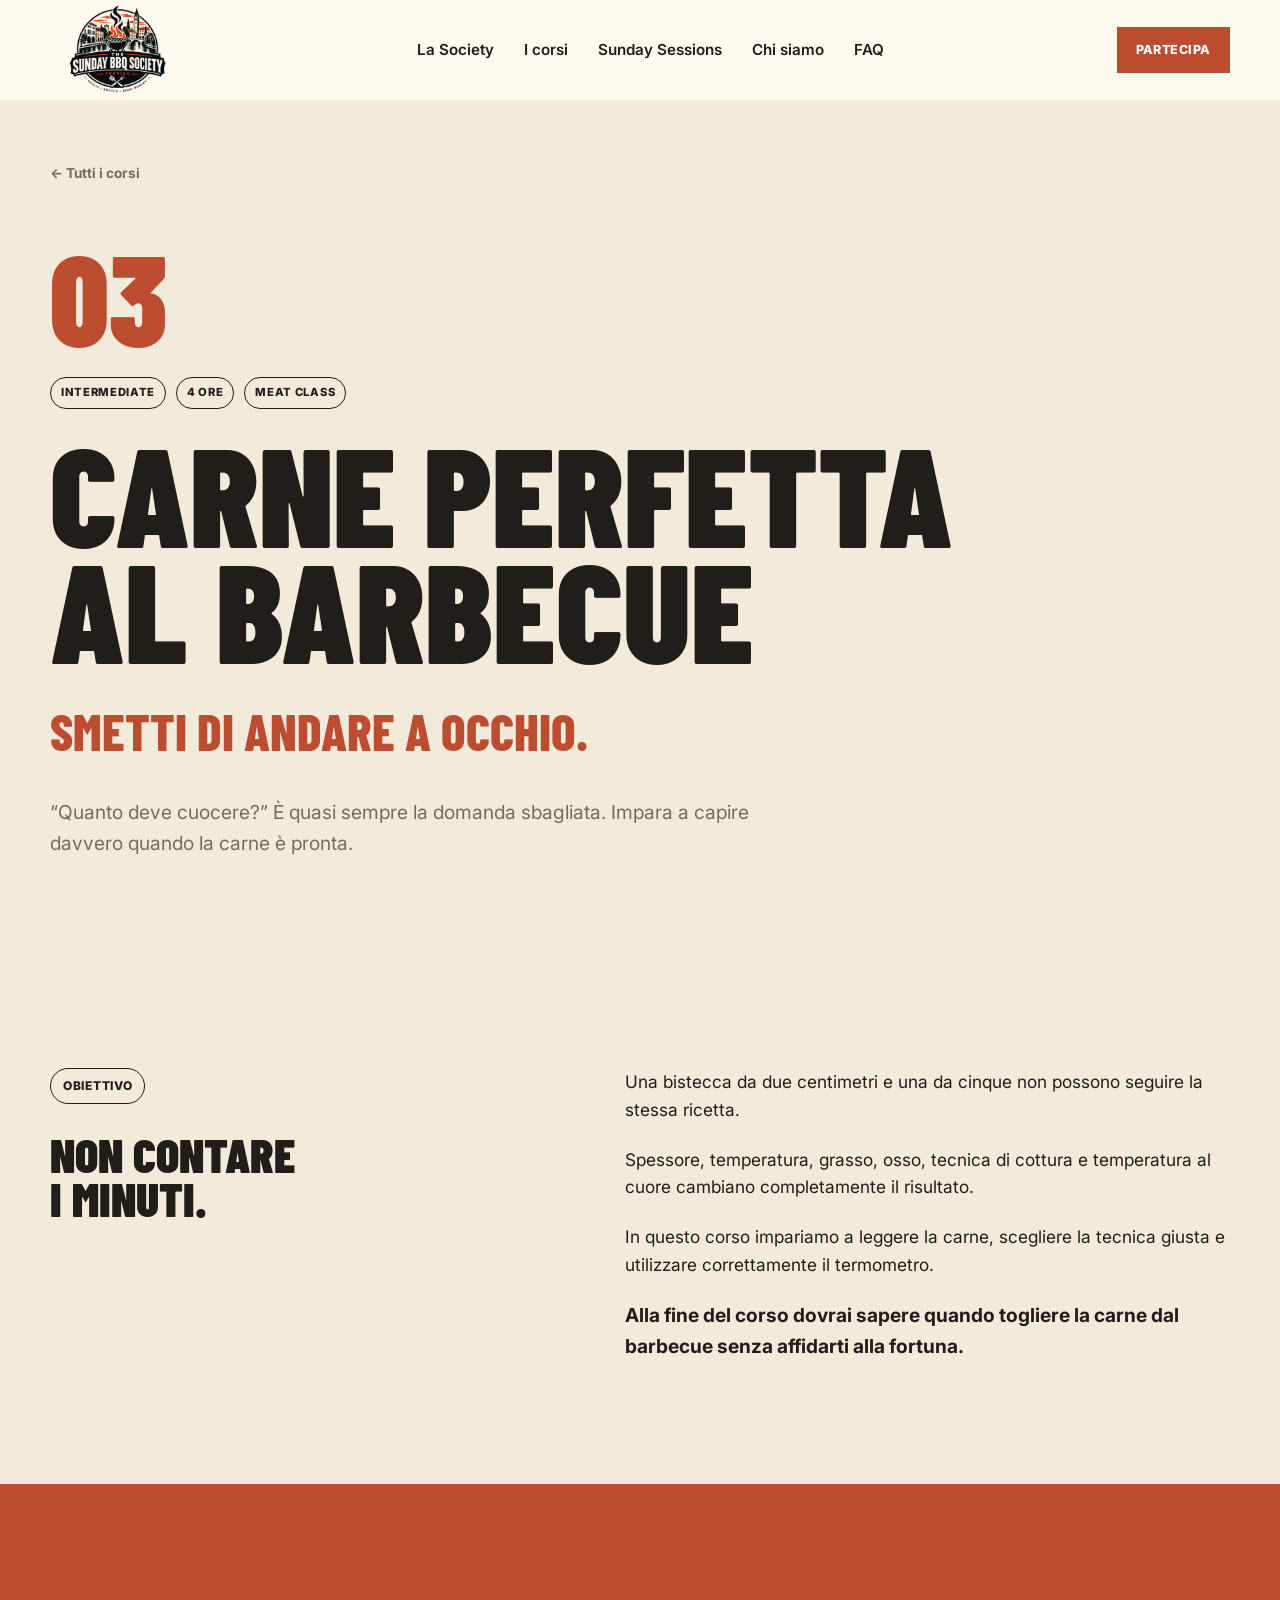
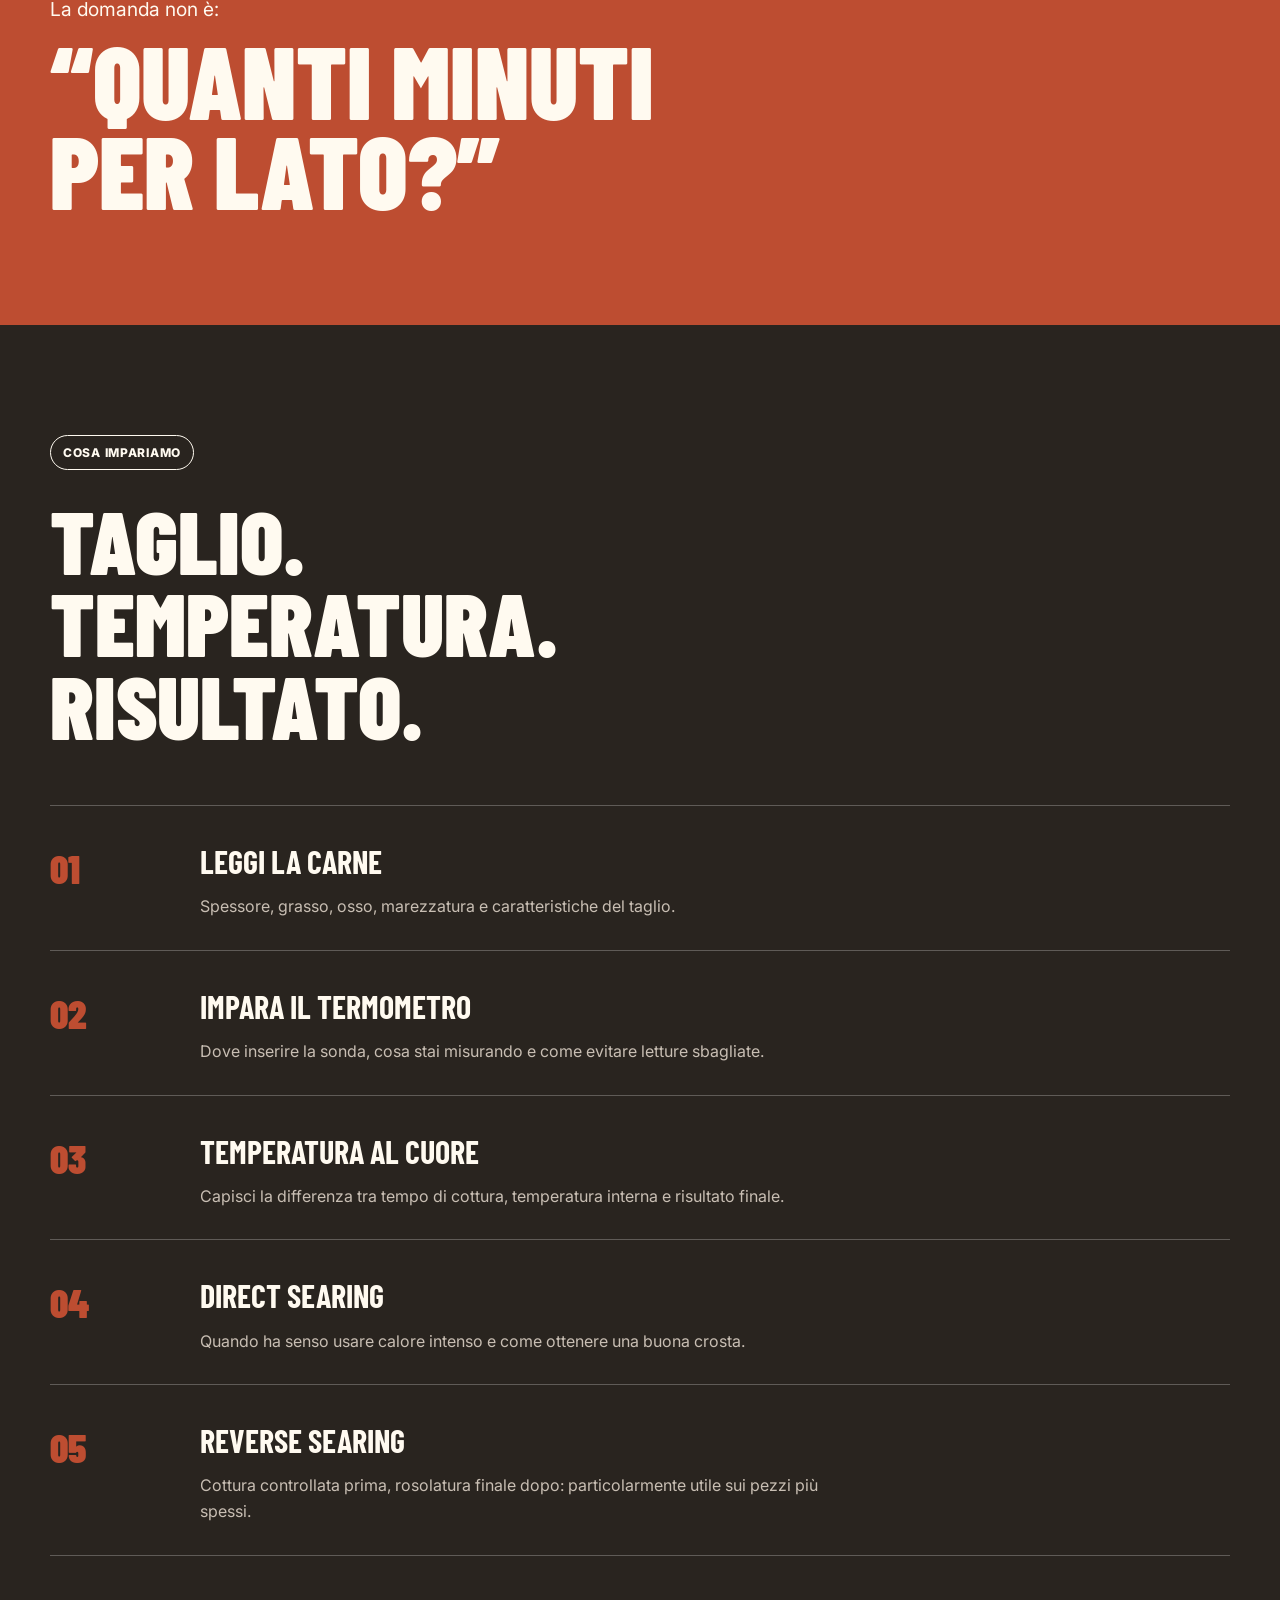
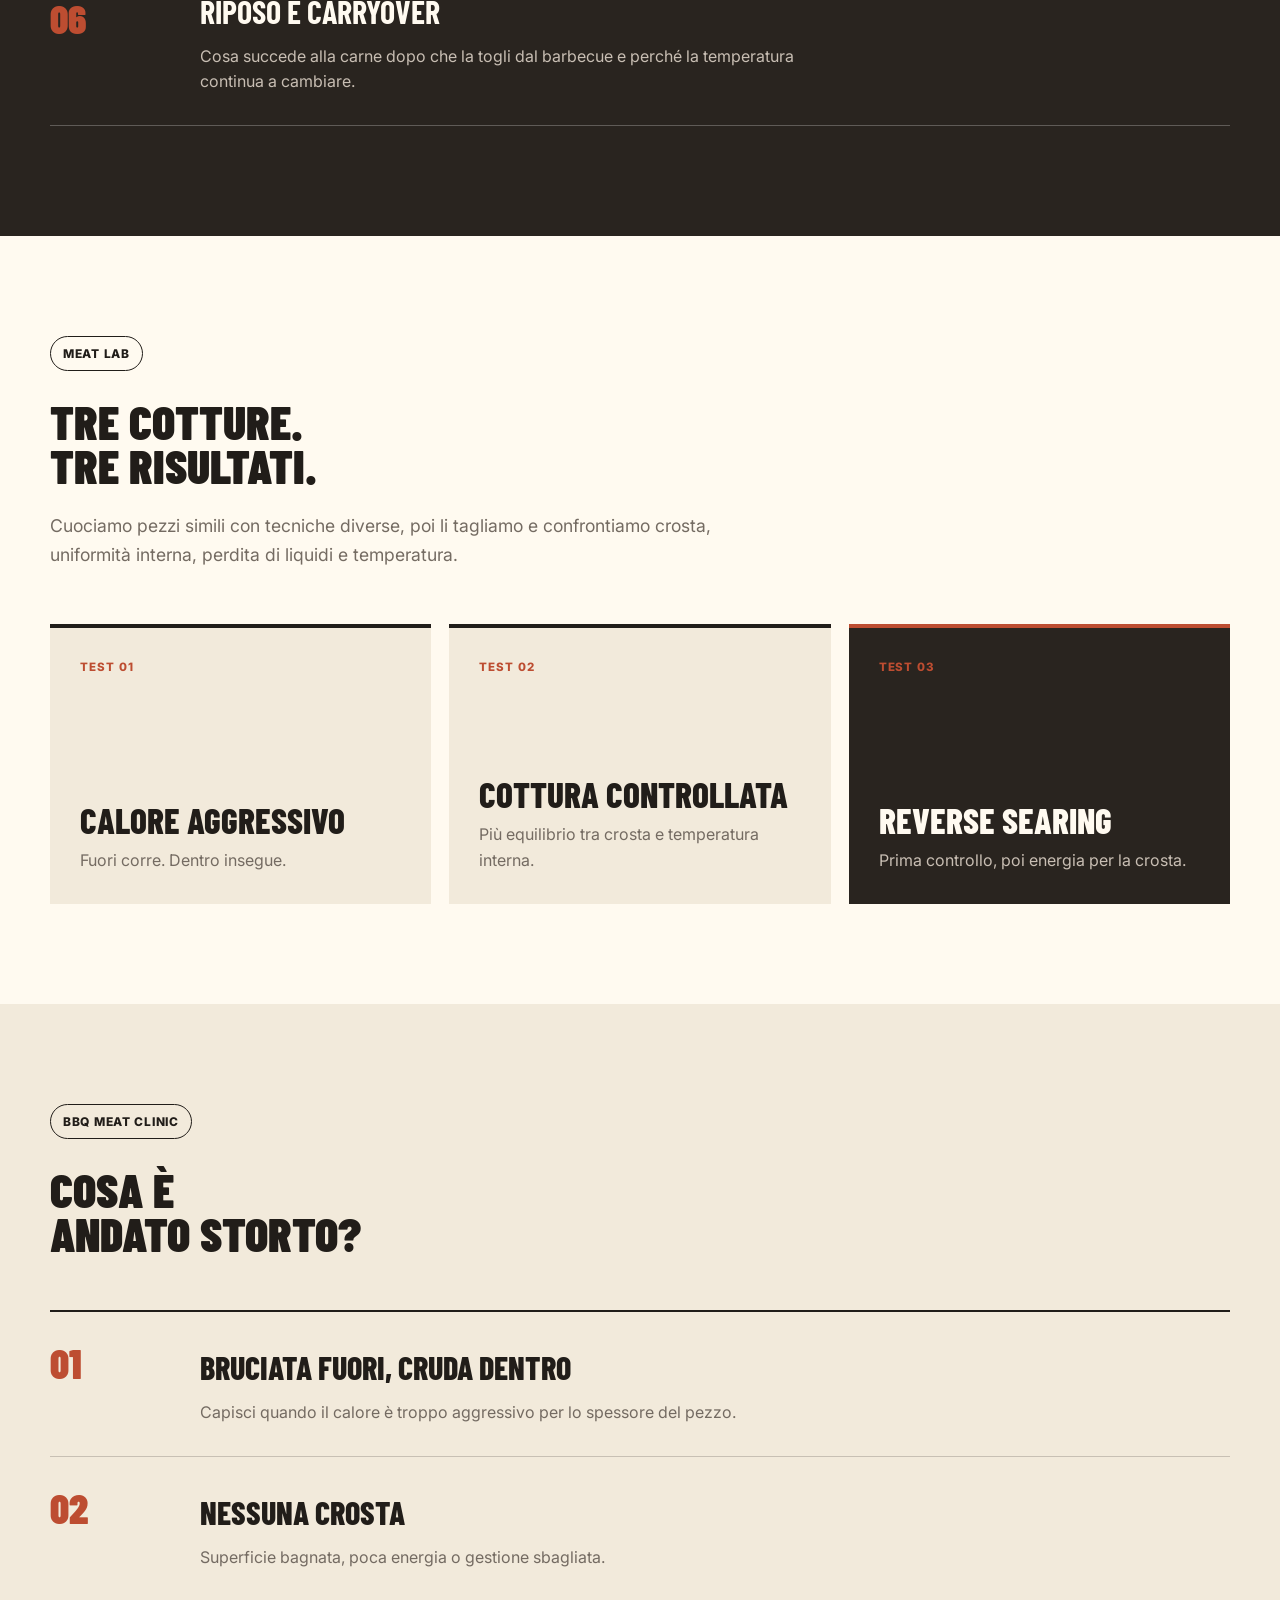
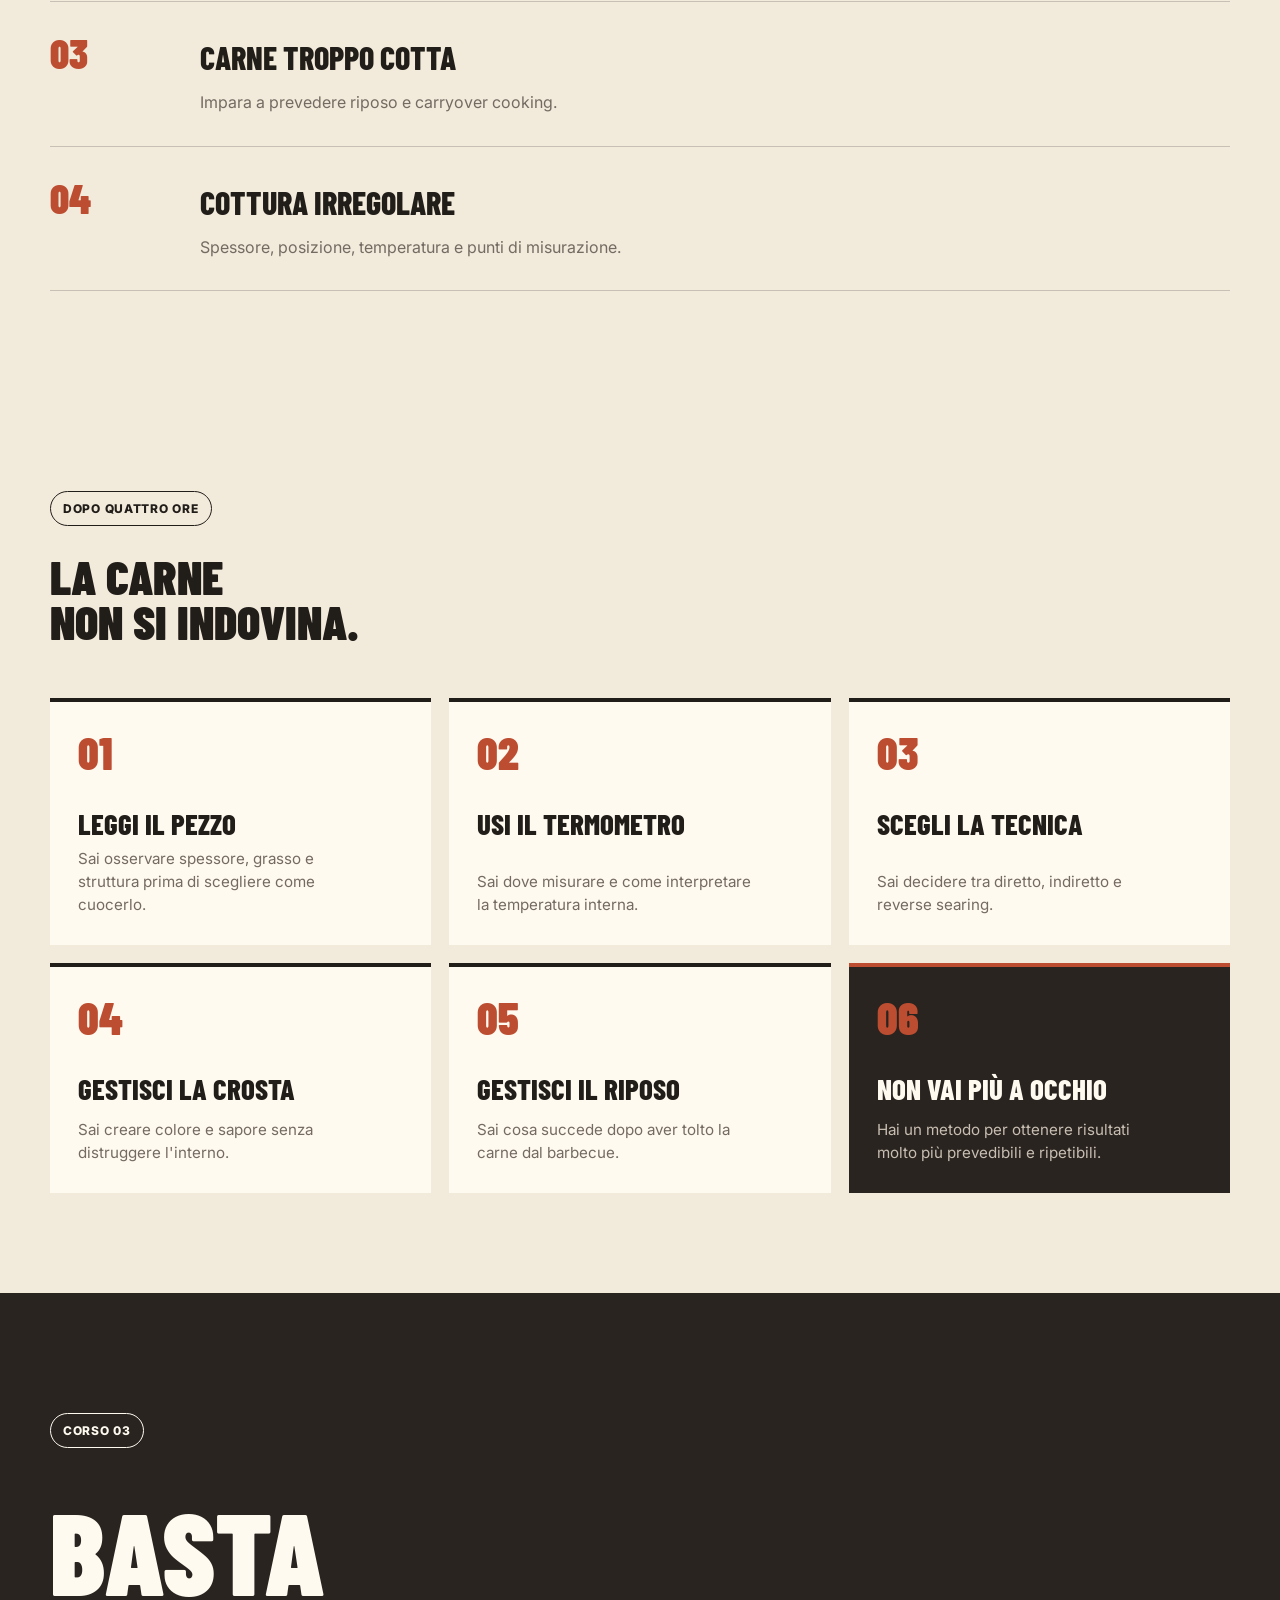
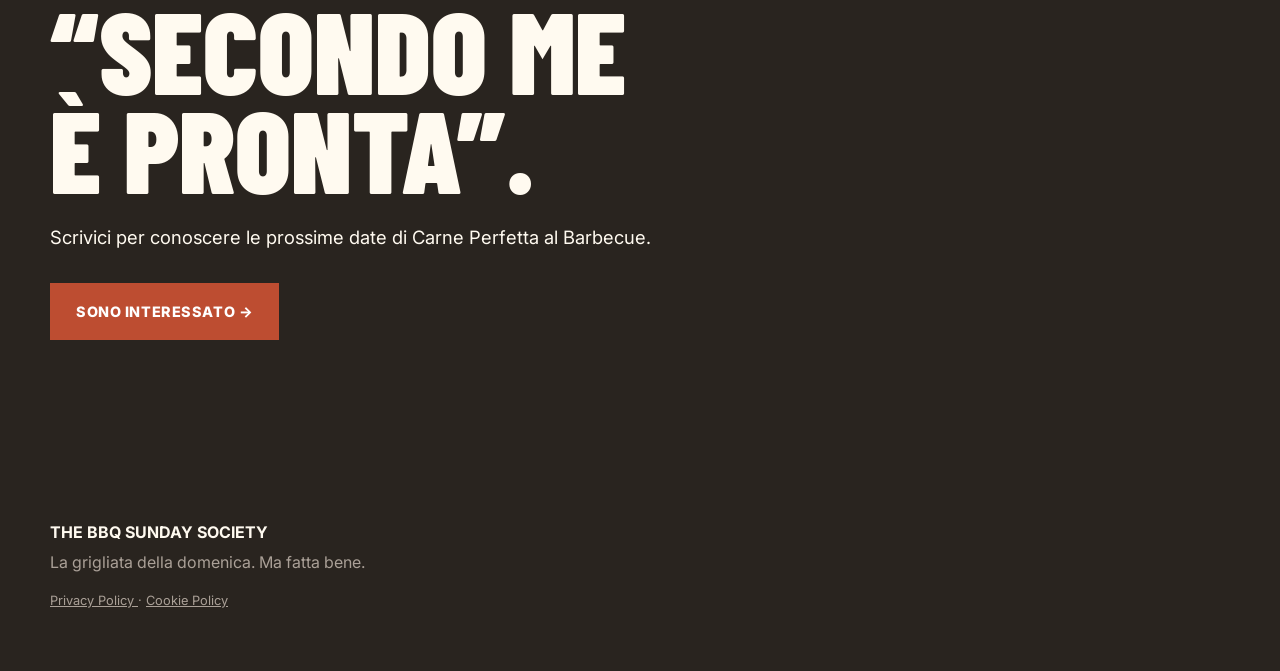
<file: corsi/carne-perfetta.html>
<!DOCTYPE html>
<html lang="it">

<head>

  <meta charset="UTF-8">

  <meta
    name="viewport"
    content="width=device-width, initial-scale=1.0"
  >

  <title>Carne Perfetta al Barbecue | The BBQ Sunday Society</title>

  <meta
    name="description"
    content="Corso barbecue dedicato alla carne: tagli, temperature al cuore, termometro, riposo, reverse searing ed errori comuni."
  >

   <link
  rel="canonical"
  href="https://bbqsundaysociety.it/corsi/carne-perfetta.html"
>
<!-- OPEN GRAPH -->
  <meta property="og:type" content="website">
<meta property="og:site_name" content="The BBQ Sunday Society">
<meta property="og:title" content="Dalla Griglia al Barbecue | Corso BBQ per principianti">
<meta property="og:description" content="Parti da zero: accensione, gestione del calore, cottura diretta e indiretta e uso corretto del barbecue.">
<meta property="og:url" content="https://bbqsundaysociety.it/corsi/dalla-griglia-al-barbecue.html">
<meta property="og:image" content="https://bbqsundaysociety.it/images/social-cover.png">
<!-- TWITTER / X -->
<meta name="twitter:card" content="summary_large_image">
<meta name="twitter:title" content="Dalla Griglia al Barbecue | Corso BBQ per principianti">
<meta name="twitter:description" content="Parti da zero e impara ad accendere, gestire e utilizzare correttamente il tuo barbecue.">
<meta name="twitter:image" content="https://bbqsundaysociety.it/images/social-cover.png">
 <!-- FAVICON -->
  <link rel="icon" type="image/png" href="/images/favicon.png">
  <link rel="apple-touch-icon" href="/images/apple-touch-icon.png">

  <!-- FONT -->
  <link rel="preconnect" href="https://fonts.googleapis.com">
  <link rel="preconnect" href="https://fonts.gstatic.com" crossorigin>

  <link
    href="https://fonts.googleapis.com/css2?family=Barlow+Condensed:wght@600;700;800;900&family=Inter:wght@400;500;600;700&display=swap"
    rel="stylesheet"
  >

  <!-- CSS -->
  <link rel="stylesheet" href="../css/style.css">

</head>


<body>


<!-- HEADER -->
<header class="site-header">
  <div class="container nav">

    <a href="/" class="brand" aria-label="The BBQ Sunday Society - Home">
      <img
        src="/images/logo.png"
        alt="The BBQ Sunday Society Treviso"
        class="brand-logo"
      >
    </a>

   <button
      class="menu-toggle"
      type="button"
      aria-label="Apri menu"
      aria-expanded="false"
      aria-controls="main-menu"
    >
      <span></span>
      <span></span>
      <span></span>
    </button>

    <nav class="menu" id="main-menu">

      <a href="../index.html#society">La Society</a>

      <a href="../index.html#corsi">I corsi</a>

      <a href="../sunday-sessions.html">
        Sunday Sessions
      </a>

      <a href="../index.html#team">Chi siamo</a>

      <a href="../index.html#faq">FAQ</a>

      <a
        href="../index.html#contatti"
        class="menu-mobile-cta"
      >
        Partecipa →
      </a>

    </nav>

    <a
      href="../index.html#contatti"
      class="button button-small desktop-cta"
    >
      Partecipa
    </a>

  </div>

</header>

<main>


<!-- HERO -->
<section class="course-page-hero">

  <div class="container">

    <a href="../index.html#corsi" class="back-link">
      ← Tutti i corsi
    </a>

    <div class="course-page-number">
      03
    </div>

    <div class="course-meta">
      <span>Intermediate</span>
      <span>4 ore</span>
      <span>Meat class</span>
    </div>

    <h1>
      Carne Perfetta<br>
      al Barbecue
    </h1>

    <p class="course-page-tagline">
      Smetti di andare a occhio.
    </p>

    <p class="course-page-intro">
      “Quanto deve cuocere?”
      È quasi sempre la domanda sbagliata.
      Impara a capire davvero quando la carne è pronta.
    </p>

  </div>

</section>


<!-- OBIETTIVO -->
<section class="section">

  <div class="container section-grid">

    <div>

      <span class="eyebrow">
        Obiettivo
      </span>

      <h2 class="section-title">
        Non contare<br>
        i minuti.
      </h2>

    </div>


    <div class="section-copy">

      <p>
        Una bistecca da due centimetri e una da cinque
        non possono seguire la stessa ricetta.
      </p>

      <p>
        Spessore, temperatura, grasso, osso,
        tecnica di cottura e temperatura al cuore
        cambiano completamente il risultato.
      </p>

      <p>
        In questo corso impariamo a leggere la carne,
        scegliere la tecnica giusta e utilizzare
        correttamente il termometro.
      </p>

      <p class="section-highlight">
        Alla fine del corso dovrai sapere quando togliere
        la carne dal barbecue senza affidarti alla fortuna.
      </p>

    </div>

  </div>

</section>


<!-- CLAIM -->
<section class="course-quote">

  <div class="container">

    <p>
      La domanda non è:
    </p>

    <h2>
      “Quanti minuti<br>
      per lato?”
    </h2>

  </div>

</section>


<!-- PROGRAMMA -->
<section class="course-program">

  <div class="container">

    <span class="eyebrow eyebrow-light">
      Cosa impariamo
    </span>

    <h2 class="section-title">
      Taglio.<br>
      Temperatura.<br>
      Risultato.
    </h2>


    <div class="program-list">

      <div class="program-item">
        <span>01</span>

        <div>
          <h3>Leggi la carne</h3>

          <p>
            Spessore, grasso, osso, marezzatura
            e caratteristiche del taglio.
          </p>
        </div>
      </div>


      <div class="program-item">
        <span>02</span>

        <div>
          <h3>Impara il termometro</h3>

          <p>
            Dove inserire la sonda, cosa stai misurando
            e come evitare letture sbagliate.
          </p>
        </div>
      </div>


      <div class="program-item">
        <span>03</span>

        <div>
          <h3>Temperatura al cuore</h3>

          <p>
            Capisci la differenza tra tempo di cottura,
            temperatura interna e risultato finale.
          </p>
        </div>
      </div>


      <div class="program-item">
        <span>04</span>

        <div>
          <h3>Direct searing</h3>

          <p>
            Quando ha senso usare calore intenso
            e come ottenere una buona crosta.
          </p>
        </div>
      </div>


      <div class="program-item">
        <span>05</span>

        <div>
          <h3>Reverse searing</h3>

          <p>
            Cottura controllata prima, rosolatura finale dopo:
            particolarmente utile sui pezzi più spessi.
          </p>
        </div>
      </div>


      <div class="program-item">
        <span>06</span>

        <div>
          <h3>Riposo e carryover</h3>

          <p>
            Cosa succede alla carne dopo che la togli dal barbecue
            e perché la temperatura continua a cambiare.
          </p>
        </div>
      </div>

    </div>

  </div>

</section>


<!-- TEMPERATURE LAB -->
<section class="section meat-lab">

  <div class="container">

    <span class="eyebrow">
      Meat Lab
    </span>

    <h2 class="section-title">
      Tre cotture.<br>
      Tre risultati.
    </h2>

    <p class="meat-lab-intro">
      Cuociamo pezzi simili con tecniche diverse,
      poi li tagliamo e confrontiamo crosta,
      uniformità interna, perdita di liquidi e temperatura.
    </p>

    <div class="meat-lab-grid">

      <article class="meat-test">
        <span class="meat-test-label">TEST 01</span>
        <h3>Calore aggressivo</h3>
        <p>
          Fuori corre. Dentro insegue.
        </p>
      </article>

      <article class="meat-test">
        <span class="meat-test-label">TEST 02</span>
        <h3>Cottura controllata</h3>
        <p>
          Più equilibrio tra crosta e temperatura interna.
        </p>
      </article>

      <article class="meat-test meat-test-featured">
        <span class="meat-test-label">TEST 03</span>
        <h3>Reverse searing</h3>
        <p>
          Prima controllo, poi energia per la crosta.
        </p>
      </article>

    </div>

  </div>

</section>


<!-- ERRORI -->
<section class="section meat-errors">

  <div class="container">

    <span class="eyebrow">
      BBQ Meat Clinic
    </span>

    <h2 class="section-title">
      Cosa è<br>
      andato storto?
    </h2>

    <div class="errors-list">

      <div class="error-item">
        <span>01</span>
        <div>
          <h3>Bruciata fuori, cruda dentro</h3>
          <p>
            Capisci quando il calore è troppo aggressivo
            per lo spessore del pezzo.
          </p>
        </div>
      </div>

      <div class="error-item">
        <span>02</span>
        <div>
          <h3>Nessuna crosta</h3>
          <p>
            Superficie bagnata, poca energia o gestione sbagliata.
          </p>
        </div>
      </div>

      <div class="error-item">
        <span>03</span>
        <div>
          <h3>Carne troppo cotta</h3>
          <p>
            Impara a prevedere riposo e carryover cooking.
          </p>
        </div>
      </div>

      <div class="error-item">
        <span>04</span>
        <div>
          <h3>Cottura irregolare</h3>
          <p>
            Spessore, posizione, temperatura e punti di misurazione.
          </p>
        </div>
      </div>

    </div>

  </div>

</section>


<!-- TAKEAWAYS -->
<section class="section">

  <div class="container">

    <span class="eyebrow">
      Dopo quattro ore
    </span>

    <h2 class="section-title">
      La carne<br>
      non si indovina.
    </h2>

    <div class="takeaway-grid">

      <article class="takeaway">
        <span class="takeaway-number">01</span>
        <h3>Leggi il pezzo</h3>
        <p>
          Sai osservare spessore, grasso e struttura
          prima di scegliere come cuocerlo.
        </p>
      </article>

      <article class="takeaway">
        <span class="takeaway-number">02</span>
        <h3>Usi il termometro</h3>
        <p>
          Sai dove misurare e come interpretare
          la temperatura interna.
        </p>
      </article>

      <article class="takeaway">
        <span class="takeaway-number">03</span>
        <h3>Scegli la tecnica</h3>
        <p>
          Sai decidere tra diretto, indiretto
          e reverse searing.
        </p>
      </article>

      <article class="takeaway">
        <span class="takeaway-number">04</span>
        <h3>Gestisci la crosta</h3>
        <p>
          Sai creare colore e sapore
          senza distruggere l'interno.
        </p>
      </article>

      <article class="takeaway">
        <span class="takeaway-number">05</span>
        <h3>Gestisci il riposo</h3>
        <p>
          Sai cosa succede dopo aver tolto
          la carne dal barbecue.
        </p>
      </article>

      <article class="takeaway takeaway-featured">
        <span class="takeaway-number">06</span>
        <h3>Non vai più a occhio</h3>
        <p>
          Hai un metodo per ottenere risultati
          molto più prevedibili e ripetibili.
        </p>
      </article>

    </div>

  </div>

</section>




<!-- CTA -->
<section class="final-cta">

  <div class="container">

    <span class="eyebrow eyebrow-light">
      Corso 03
    </span>

    <h2>
      Basta<br>
      “secondo me<br>
      è pronta”.
    </h2>

    <p>
      Scrivici per conoscere le prossime date
      di Carne Perfetta al Barbecue.
    </p>

    <a
      href="../index.html#contatti"
      class="button"
    >
      Sono interessato →
    </a>

  </div>

</section>


</main>


<footer class="site-footer">

  <div class="container">

    <strong>
      THE BBQ SUNDAY SOCIETY
    </strong>

    <p>
      La grigliata della domenica. Ma fatta bene.
    </p>
    <p class="footer-legal">

  <a href="../privacy.html">
    Privacy Policy
  </a>

  <span>·</span>

  <a href="../cookie-policy.html">
    Cookie Policy
  </a>

</p>

  </div>

</footer>

<script src="../js/main.js"></script>
</body>
</html>
</file>
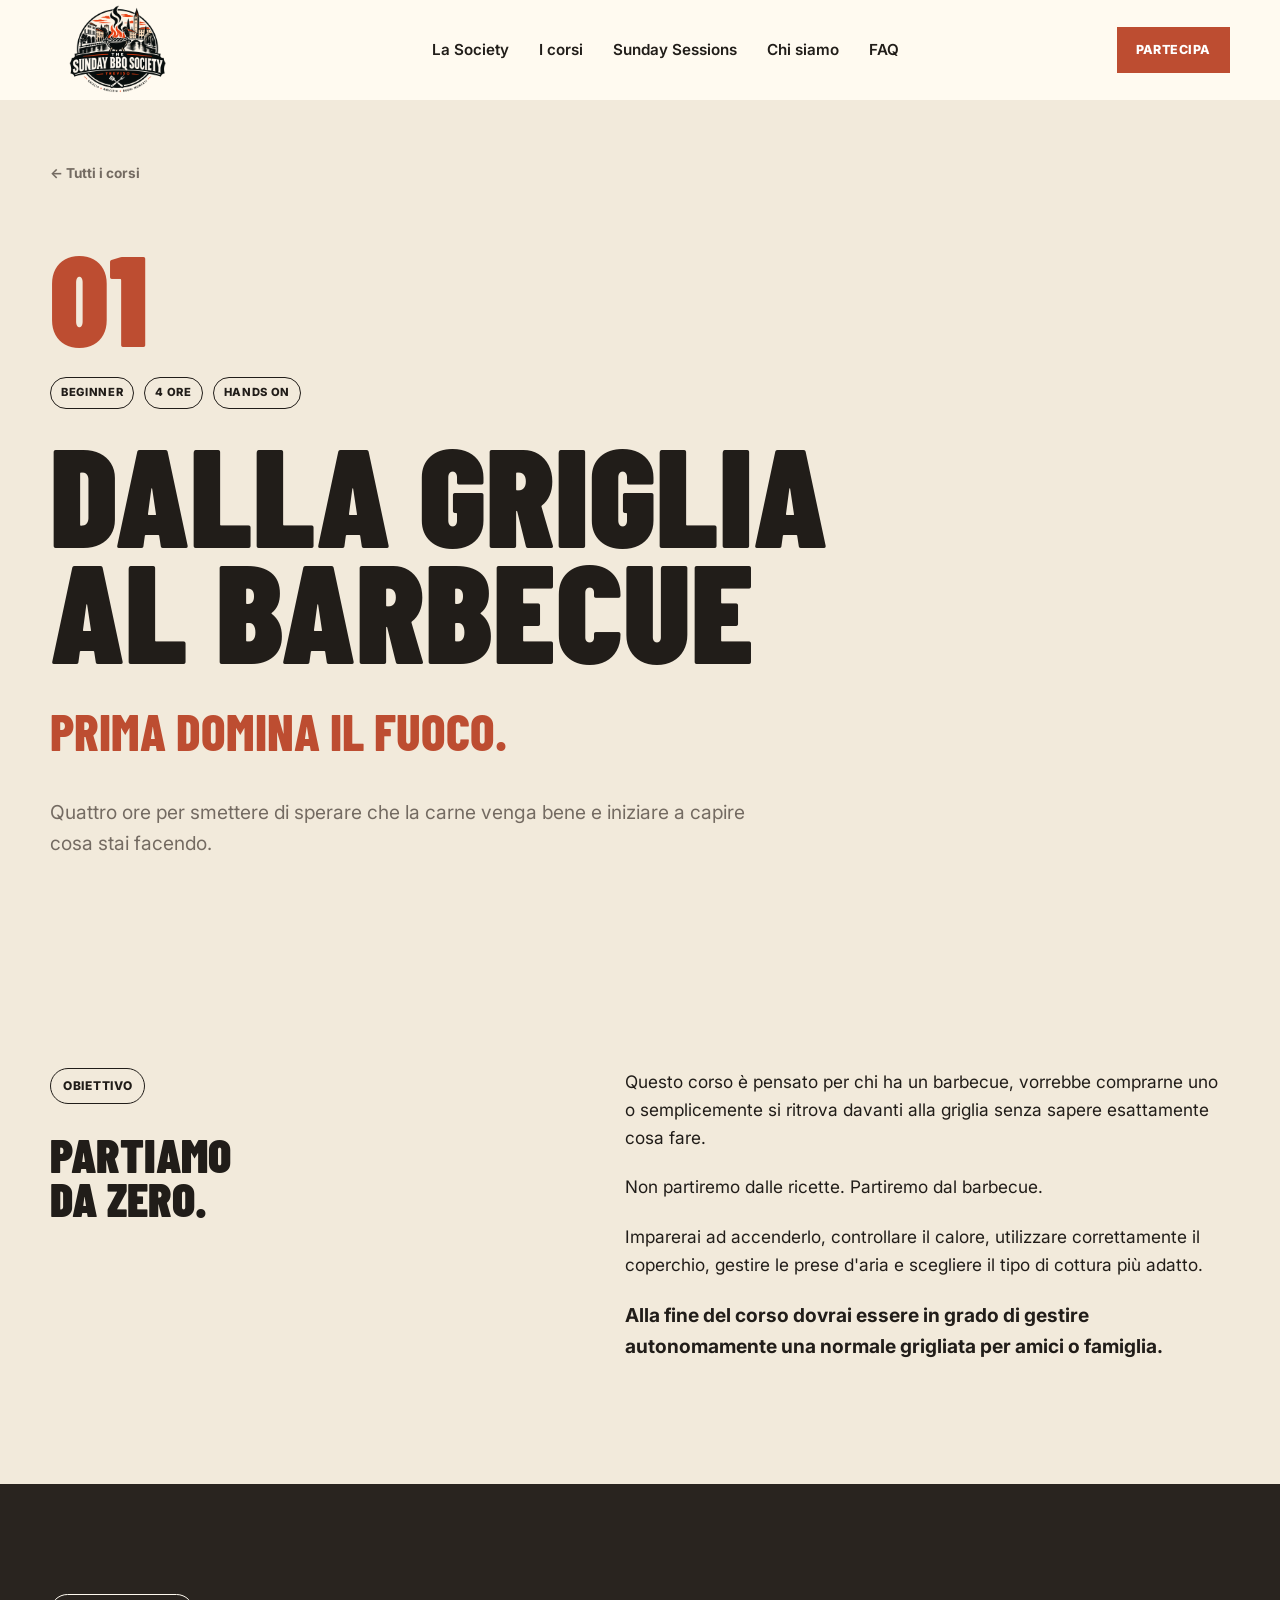
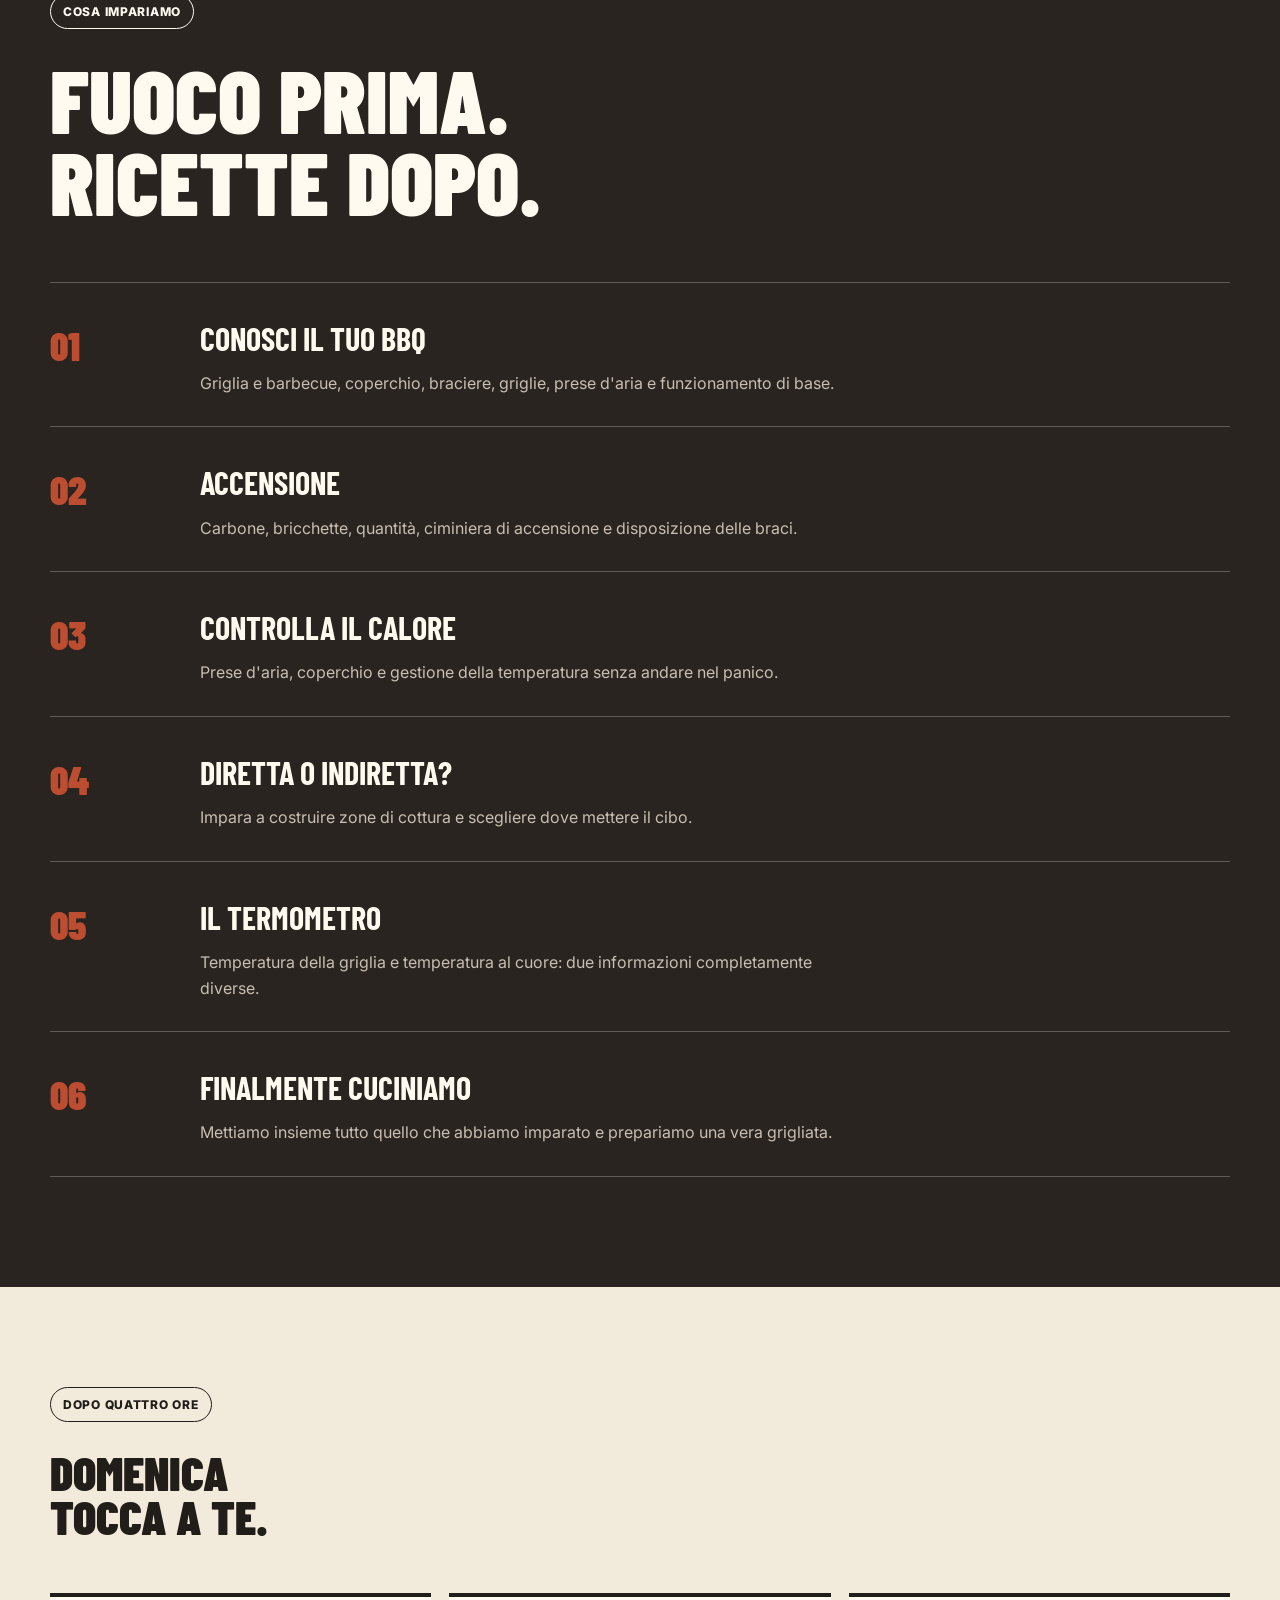
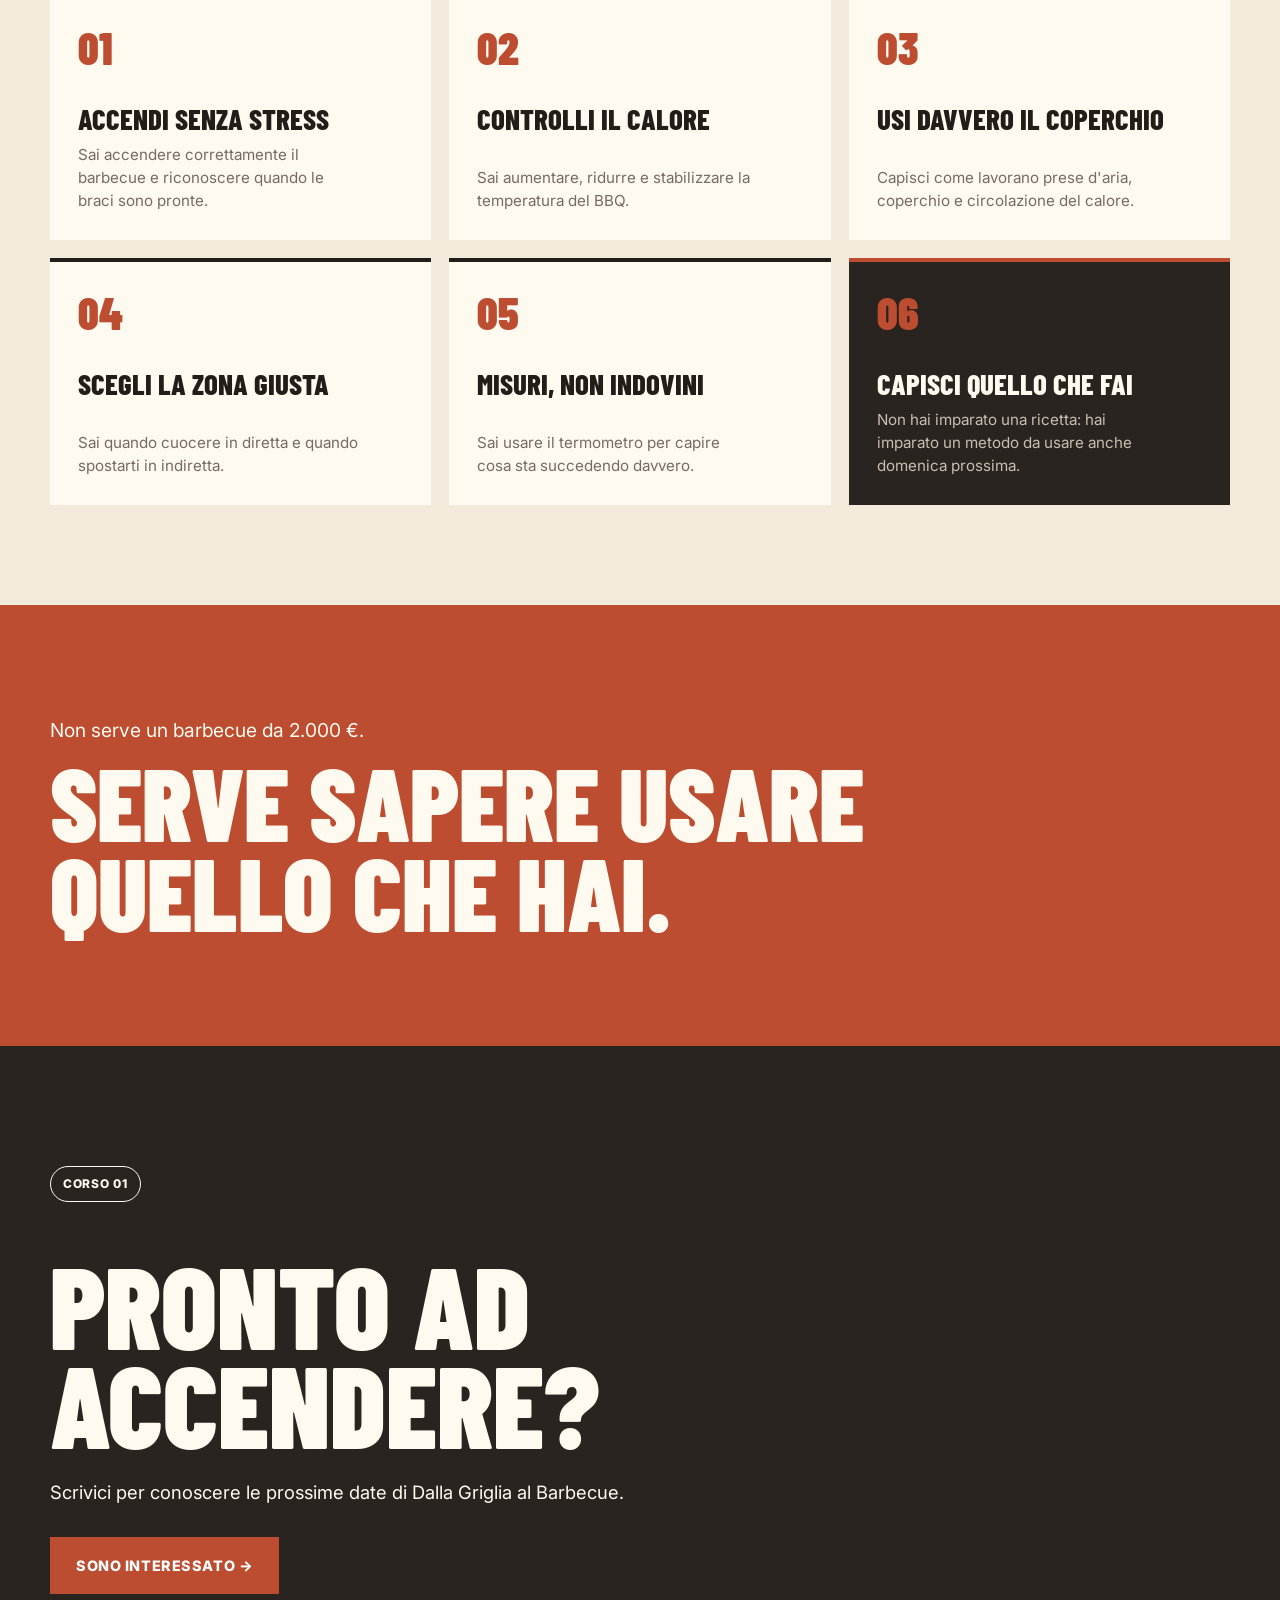
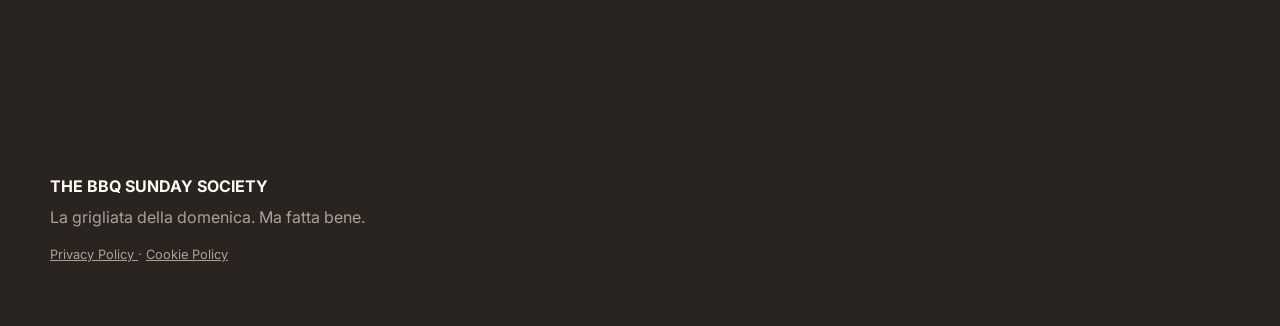
<file: corsi/dalla-griglia-al-barbecue.html>
<!DOCTYPE html>
<html lang="it">

<head>

  <meta charset="UTF-8">

  <meta
    name="viewport"
    content="width=device-width, initial-scale=1.0"
  >

  <title>Dalla Griglia al Barbecue | The BBQ Sunday Society</title>

  <meta
    name="description"
    content="Corso barbecue per principianti: impara ad accendere, gestire e utilizzare correttamente il tuo BBQ partendo da zero."
  >
  <link
  rel="canonical"
  href="https://bbqsundaysociety.it/corsi/dalla-griglia-al-barbecue.html"
>
<!-- OPEN GRAPH -->
  <meta property="og:type" content="website">
<meta property="og:site_name" content="The BBQ Sunday Society">
<meta property="og:title" content="Dalla Griglia al Barbecue | Corso BBQ per principianti">
<meta property="og:description" content="Parti da zero: accensione, gestione del calore, cottura diretta e indiretta e uso corretto del barbecue.">
<meta property="og:url" content="https://bbqsundaysociety.it/corsi/dalla-griglia-al-barbecue.html">
<meta property="og:image" content="https://bbqsundaysociety.it/images/social-cover.png">
<!-- TWITTER / X -->
<meta name="twitter:card" content="summary_large_image">
<meta name="twitter:title" content="Dalla Griglia al Barbecue | Corso BBQ per principianti">
<meta name="twitter:description" content="Parti da zero e impara ad accendere, gestire e utilizzare correttamente il tuo barbecue.">
<meta name="twitter:image" content="https://bbqsundaysociety.it/images/social-cover.png">
    <!-- FAVICON -->
  <link rel="icon" type="image/png" href="/images/favicon.png">
  <link rel="apple-touch-icon" href="/images/apple-touch-icon.png">

  <!-- FONT -->
  <link rel="preconnect" href="https://fonts.googleapis.com">
  <link rel="preconnect" href="https://fonts.gstatic.com" crossorigin>

  <link
    href="https://fonts.googleapis.com/css2?family=Barlow+Condensed:wght@600;700;800;900&family=Inter:wght@400;500;600;700&display=swap"
    rel="stylesheet"
  >

  <!-- CSS -->
  <link rel="stylesheet" href="../css/style.css">

</head>


<body>


<!-- HEADER -->

<header class="site-header">
  <div class="container nav">

    <a href="/" class="brand" aria-label="The BBQ Sunday Society - Home">
      <img
        src="/images/logo.png"
        alt="The BBQ Sunday Society Treviso"
        class="brand-logo"
      >
   <button
      class="menu-toggle"
      type="button"
      aria-label="Apri menu"
      aria-expanded="false"
      aria-controls="main-menu"
    >
      <span></span>
      <span></span>
      <span></span>
    </button>

    <nav class="menu" id="main-menu">

      <a href="../index.html#society">La Society</a>

      <a href="../index.html#corsi">I corsi</a>

      <a href="../sunday-sessions.html">
        Sunday Sessions
      </a>

      <a href="../index.html#team">Chi siamo</a>

      <a href="../index.html#faq">FAQ</a>

      <a
        href="../index.html#contatti"
        class="menu-mobile-cta"
      >
        Partecipa →
      </a>

    </nav>

    <a
      href="../index.html#contatti"
      class="button button-small desktop-cta"
    >
      Partecipa
    </a>

  </div>

</header>

<main>


<!-- COURSE HERO -->

<section class="course-page-hero">

  <div class="container">

    <a href="../index.html#corsi" class="back-link">
      ← Tutti i corsi
    </a>

    <div class="course-page-number">
      01
    </div>

    <div class="course-meta">
      <span>Beginner</span>
      <span>4 ore</span>
      <span>Hands on</span>
    </div>

    <h1>
      Dalla Griglia<br>
      al Barbecue
    </h1>

    <p class="course-page-tagline">
      Prima domina il fuoco.
    </p>

    <p class="course-page-intro">
      Quattro ore per smettere di sperare che la carne venga bene
      e iniziare a capire cosa stai facendo.
    </p>

  </div>

</section>


<!-- OBIETTIVO -->

<section class="section">

  <div class="container section-grid">

    <div>

      <span class="eyebrow">
        Obiettivo
      </span>

      <h2 class="section-title">
        Partiamo<br>
        da zero.
      </h2>

    </div>


    <div class="section-copy">

      <p>
        Questo corso è pensato per chi ha un barbecue,
        vorrebbe comprarne uno o semplicemente si ritrova
        davanti alla griglia senza sapere esattamente cosa fare.
      </p>

      <p>
        Non partiremo dalle ricette.
        Partiremo dal barbecue.
      </p>

      <p>
        Imparerai ad accenderlo, controllare il calore,
        utilizzare correttamente il coperchio,
        gestire le prese d'aria e scegliere il tipo
        di cottura più adatto.
      </p>

      <p class="section-highlight">
        Alla fine del corso dovrai essere in grado
        di gestire autonomamente una normale grigliata
        per amici o famiglia.
      </p>

    </div>

  </div>

</section>


<!-- PROGRAMMA -->

<section class="course-program">

  <div class="container">

    <span class="eyebrow eyebrow-light">
      Cosa impariamo
    </span>

    <h2 class="section-title">
      Fuoco prima.<br>
      Ricette dopo.
    </h2>


    <div class="program-list">

      <div class="program-item">
        <span>01</span>

        <div>
          <h3>Conosci il tuo BBQ</h3>

          <p>
            Griglia e barbecue, coperchio, braciere,
            griglie, prese d'aria e funzionamento di base.
          </p>
        </div>
      </div>


      <div class="program-item">
        <span>02</span>

        <div>
          <h3>Accensione</h3>

          <p>
            Carbone, bricchette, quantità,
            ciminiera di accensione e disposizione delle braci.
          </p>
        </div>
      </div>


      <div class="program-item">
        <span>03</span>

        <div>
          <h3>Controlla il calore</h3>

          <p>
            Prese d'aria, coperchio e gestione
            della temperatura senza andare nel panico.
          </p>
        </div>
      </div>


      <div class="program-item">
        <span>04</span>

        <div>
          <h3>Diretta o indiretta?</h3>

          <p>
            Impara a costruire zone di cottura
            e scegliere dove mettere il cibo.
          </p>
        </div>
      </div>


      <div class="program-item">
        <span>05</span>

        <div>
          <h3>Il termometro</h3>

          <p>
            Temperatura della griglia e temperatura
            al cuore: due informazioni completamente diverse.
          </p>
        </div>
      </div>


      <div class="program-item">
        <span>06</span>

        <div>
          <h3>Finalmente cuciniamo</h3>

          <p>
            Mettiamo insieme tutto quello che abbiamo imparato
            e prepariamo una vera grigliata.
          </p>
        </div>
      </div>

    </div>

  </div>

</section>


<!-- COSA PORTI A CASA -->

<section class="section">

  <div class="container">

    <span class="eyebrow">
      Dopo quattro ore
    </span>

    <h2 class="section-title">
      Domenica<br>
      tocca a te.
    </h2>


   <div class="takeaway-grid">

  <article class="takeaway">
    <span class="takeaway-number">01</span>
    <h3>Accendi senza stress</h3>
    <p>
      Sai accendere correttamente il barbecue
      e riconoscere quando le braci sono pronte.
    </p>
  </article>

  <article class="takeaway">
    <span class="takeaway-number">02</span>
    <h3>Controlli il calore</h3>
    <p>
      Sai aumentare, ridurre e stabilizzare
      la temperatura del BBQ.
    </p>
  </article>

  <article class="takeaway">
    <span class="takeaway-number">03</span>
    <h3>Usi davvero il coperchio</h3>
    <p>
      Capisci come lavorano prese d'aria,
      coperchio e circolazione del calore.
    </p>
  </article>

  <article class="takeaway">
    <span class="takeaway-number">04</span>
    <h3>Scegli la zona giusta</h3>
    <p>
      Sai quando cuocere in diretta
      e quando spostarti in indiretta.
    </p>
  </article>

  <article class="takeaway">
    <span class="takeaway-number">05</span>
    <h3>Misuri, non indovini</h3>
    <p>
      Sai usare il termometro
      per capire cosa sta succedendo davvero.
    </p>
  </article>

  <article class="takeaway takeaway-featured">
    <span class="takeaway-number">06</span>
    <h3>Capisci quello che fai</h3>
    <p>
      Non hai imparato una ricetta:
      hai imparato un metodo da usare anche domenica prossima.
    </p>
  </article>

</div>
</section>


<!-- NO GEAR -->

<section class="course-quote">

  <div class="container">

    <p>
      Non serve un barbecue da 2.000 €.
    </p>

    <h2>
      Serve sapere usare<br>
      quello che hai.
    </h2>

  </div>

</section>


<!-- CTA -->

<section class="final-cta">

  <div class="container">

    <span class="eyebrow eyebrow-light">
      Corso 01
    </span>

    <h2>
      Pronto ad<br>
      accendere?
    </h2>

    <p>
      Scrivici per conoscere le prossime date
      di Dalla Griglia al Barbecue.
    </p>

    <a
      href="mailto:info@bbqsundaysociety.it"
      class="button"
    >
      Sono interessato →
    </a>

  </div>

</section>


</main>


<footer class="site-footer">

  <div class="container">

    <strong>
      THE BBQ SUNDAY SOCIETY
    </strong>

    <p>
      La grigliata della domenica. Ma fatta bene.
    </p>
    <p class="footer-legal">

  <a href="../privacy.html">
    Privacy Policy
  </a>

  <span>·</span>

  <a href="../cookie-policy.html">
    Cookie Policy
  </a>

</p>

  </div>

</footer>

<script src="../js/main.js"></script>
</body>
</html>
</file>
<file: css/style.css>
/* ========================================
   THE BBQ SUNDAY SOCIETY
   ======================================== */


/* ---------- RESET ---------- */

* {
  margin: 0;
  padding: 0;
  box-sizing: border-box;
}

html {
  scroll-behavior: smooth;
}

body {
  font-family: "Inter", Arial, sans-serif;
  background: #f2eadb;
  color: #211d19;
  line-height: 1.6;
}

a {
  color: inherit;
}


/* ---------- VARIABLES ---------- */

:root {

  --paper: #f2eadb;
  --cream: #fffaf0;

  --charcoal: #211d19;
  --dark: #29241f;

  --ember: #bd4d31;

  --muted: #746b62;

  --max-width: 1180px;
}


/* ---------- GLOBAL ---------- */

.container {
  width: min(100% - 40px, var(--max-width));
  margin-inline: auto;
}

.section {
  padding: 100px 0;
}

.section h2 {
  font-size: 3rem;
}


/* ---------- HEADER ---------- */

.site-header {
  position: sticky;
  top: 0;
  z-index: 1000;

  background: var(--cream);
}
}

.brand {
  display: flex;
  align-items: center;
  text-decoration: none;
  flex-shrink: 0;
}

.brand-logo,
.brand img {
  display: block;
  width: auto;
  height: 90px;
  max-width: 180px;
  object-fit: contain;
}

.nav {
  min-height: 100px;

  display: flex;
  align-items: center;
  justify-content: space-between;

  gap: 30px;
}
.menu {
  display: flex;
  gap: 30px;
}

.menu a {
  text-decoration: none;
  font-size: 0.95rem;
  font-weight: 600;
}

.menu a:hover {
  color: var(--ember);
}


/* ---------- BUTTONS ---------- */

.button {
  display: inline-block;

  background: var(--ember);
  color: white;

  padding: 15px 24px;

  font-size: 0.9rem;
  font-weight: 800;

  letter-spacing: 0.04em;
  text-transform: uppercase;

  text-decoration: none;

  border: 2px solid var(--ember);

  transition: 0.2s ease;
}

.button:hover {
  background: transparent;
  color: var(--ember);
}

.button-small {
  padding: 11px 17px;
  font-size: 0.78rem;
}


/* ---------- HERO ---------- */

.hero {
  padding: 80px 0 120px;
}

.hero-grid {

  display: grid;
  grid-template-columns: 1.25fr 0.75fr;

  gap: 70px;

  align-items: end;
}


.eyebrow {

  display: inline-block;

  padding: 7px 12px;

  border: 1px solid var(--charcoal);
  border-radius: 100px;

  margin-bottom: 28px;

  font-size: 0.75rem;
  font-weight: 800;

  letter-spacing: 0.06em;
  text-transform: uppercase;
}


.hero h1 {

  max-width: 850px;

  font-family: "Barlow Condensed", sans-serif;

  font-size: clamp(4rem, 8.5vw, 8rem);

  font-weight: 900;
  line-height: 0.88;

  text-transform: uppercase;

  margin-bottom: 32px;
}

.hero h1 span {
  color: var(--ember);
}


.hero-intro {

  max-width: 600px;

  font-size: 1.35rem;
  font-weight: 700;

  line-height: 1.4;

  margin-bottom: 16px;
}


.hero-text {

  max-width: 600px;

  color: var(--muted);

  font-size: 1.05rem;

  margin-bottom: 30px;
}


.hero-actions {

  display: flex;
  align-items: center;

  gap: 25px;

  flex-wrap: wrap;
}


.text-link {

  font-weight: 700;

  text-decoration: none;
}

.text-link:hover {
  color: var(--ember);
}

.cover-image {
  width: 100%;
  height: 460px;
  overflow: hidden;
}

.cover-image img {
  width: 100%;
  height: 100%;
  object-fit: cover;
  object-position: center;

  display: block;
}

@media (max-width: 800px) {

  .cover-image {
    height: 320px;
  }

}

/* ---------- HERO CARD ---------- */

.hero-card {

  background: var(--dark);
  color: var(--cream);

  padding: 38px;

  border-radius: 25px;
}


.hero-card-label {

  display: block;

  color: #c8beb3;

  font-size: 0.72rem;
  font-weight: 800;

  letter-spacing: 0.08em;

  margin-bottom: 25px;
}


.hero-card p {

  font-size: 1.15rem;

  margin-bottom: 20px;
}


.hero-card strong {

  display: block;

  font-family: "Barlow Condensed", sans-serif;

  font-size: 2.4rem;

  line-height: 1;

  text-transform: uppercase;
}


/* ---------- STATEMENT ---------- */

.statement {

  background: var(--dark);

  color: var(--cream);

  padding: 100px 0;
}


.statement p {

  font-size: 1.3rem;

  margin-bottom: 15px;
}


.statement h2 {

  font-family: "Barlow Condensed", sans-serif;

  font-size: clamp(3rem, 7vw, 6.5rem);

  line-height: 0.95;

  text-transform: uppercase;
}


.statement h2::first-line {
  color: var(--cream);
}


/* ---------- FOOTER ---------- */

.site-footer {

  padding: 60px 0;

  background: var(--dark);

  color: var(--cream);
}

.site-footer strong {

  display: block;

  margin-bottom: 5px;
}

.site-footer p {

  color: #aaa097;
}

/* ========================================
   SECTION TYPOGRAPHY
   ======================================== */

.section-title {
  font-family: "Barlow Condensed", sans-serif;
  font-size: clamp(3.5rem, 7vw, 6.5rem);
  font-weight: 900;
  line-height: 0.92;
  text-transform: uppercase;
}

.section-grid {
  display: grid;
  grid-template-columns: 0.9fr 1.1fr;
  gap: 80px;
  align-items: start;
}

.section-copy {
  max-width: 650px;
}

.section-copy p {
  margin-bottom: 22px;
  font-size: 1.08rem;
}

.section-highlight {
  font-weight: 700;
  font-size: 1.2rem !important;
}


/* ========================================
   MANIFESTO
   ======================================== */

.manifesto {
  background: var(--dark);
  color: var(--cream);

  padding: 110px 0;
}

.eyebrow-light {
  border-color: var(--cream);
}

.manifesto-title {
  font-family: "Barlow Condensed", sans-serif;

  font-size: clamp(4rem, 8vw, 7.5rem);

  font-weight: 900;
  line-height: 0.88;

  text-transform: uppercase;

  margin: 28px 0 55px;
}

.manifesto-list {
  border-top: 1px solid rgba(255,255,255,0.2);
}

.manifesto-list p {
  margin: 0;

  padding: 20px 0;

  border-bottom: 1px solid rgba(255,255,255,0.2);

  font-size: clamp(1.1rem, 2vw, 1.5rem);
}

.manifesto-list strong {
  color: var(--ember);
}

.manifesto-claim {
  margin-top: 55px;

  font-family: "Barlow Condensed", sans-serif;

  font-size: clamp(2rem, 4vw, 3.8rem);

  font-weight: 800;
  text-transform: uppercase;
}


/* ========================================
   COURSES
   ======================================== */

.courses-header {
  display: grid;
  grid-template-columns: 1fr 0.7fr;

  gap: 70px;

  align-items: end;

  margin-bottom: 55px;
}

.courses-header > p {
  max-width: 500px;

  color: var(--muted);

  font-size: 1.05rem;
}


/* ---------- COURSE CARD ---------- */

.course-card {
  display: grid;

  grid-template-columns: 180px 1fr;

  gap: 50px;

  padding: 55px 0;

  border-top: 2px solid var(--charcoal);
}

.course-card:last-child {
  border-bottom: 2px solid var(--charcoal);
}

.course-number {
  font-family: "Barlow Condensed", sans-serif;

  color: var(--ember);

  font-size: clamp(5rem, 9vw, 8rem);

  font-weight: 900;

  line-height: 0.8;
}

.course-content {
  max-width: 760px;
}

.course-meta {
  display: flex;
  flex-wrap: wrap;

  gap: 10px;

  margin-bottom: 22px;
}

.course-meta span {
  padding: 6px 10px;

  border: 1px solid var(--charcoal);
  border-radius: 100px;

  font-size: 0.7rem;

  font-weight: 800;

  letter-spacing: 0.06em;

  text-transform: uppercase;
}

.course-content h3 {
  font-family: "Barlow Condensed", sans-serif;

  font-size: clamp(3rem, 6vw, 5.5rem);

  font-weight: 900;
  line-height: 0.9;

  text-transform: uppercase;

  margin-bottom: 18px;
}

.course-tagline {
  color: var(--ember);

  font-weight: 800;

  font-size: 1.25rem;

  margin-bottom: 15px;
}

.course-content > p:not(.course-tagline) {
  max-width: 600px;

  color: var(--muted);

  margin-bottom: 25px;
}

.course-link {
  font-weight: 800;

  text-decoration: none;

  text-transform: uppercase;

  font-size: 0.85rem;

  letter-spacing: 0.04em;
}

.course-link:hover {
  color: var(--ember);
}
/* ========================================
   RESPONSIVE
   ======================================== */

@media (max-width: 900px) {
  .section-grid {
    grid-template-columns: 1fr;
    gap: 40px;
  }

  .courses-header {
    grid-template-columns: 1fr;
    gap: 30px;
  }

  .course-card {
    grid-template-columns: 120px 1fr;
    gap: 30px;
  }
  .menu {
    display: none;
  }

  .hero {
    padding-top: 50px;
  }

  .hero-grid {

    grid-template-columns: 1fr;

    gap: 50px;
  }

  .hero-card {
    max-width: 600px;
  }

}


@media (max-width: 600px) {
  .course-card {
    grid-template-columns: 1fr;
    gap: 20px;
  }

  .course-number {
    font-size: 4.5rem;
  }

  .manifesto {
    padding: 75px 0;
  }

  .manifesto-list p {
    padding: 17px 0;
  }
  .container {
    width: min(100% - 28px, var(--max-width));
  }

  .nav {
    min-height: 80px;
  }

  .nav .button {
    display: none;
  }

  .hero {
    padding: 45px 0 70px;
  }

  .hero h1 {

    font-size: clamp(3.4rem, 17vw, 5rem);
  }

  .hero-intro {
    font-size: 1.15rem;
  }

  .hero-card {

    padding: 28px;
  }

  .hero-card strong {

    font-size: 2rem;
  }

  .statement {

    padding: 70px 0;
  }

  .section {

    padding: 70px 0;
  }

}
/* ========================================
   NO BULLSHIT
   ======================================== */

.no-bullshit {
  background: var(--paper);
}

.no-bullshit-grid {
  display: grid;
  grid-template-columns: 1fr 1fr;
  gap: 60px;
  margin-top: 50px;
}

.no-bullshit-grid p {
  padding: 15px 0;
  border-bottom: 1px solid rgba(33, 29, 25, 0.18);
  font-weight: 700;
}

.big-claim {
  margin-top: 70px;

  font-family: "Barlow Condensed", sans-serif;
  font-size: clamp(3rem, 7vw, 6rem);
  font-weight: 900;
  line-height: 0.9;

  text-transform: uppercase;
}

.big-claim span {
  color: var(--ember);
}


/* ========================================
   HOW IT WORKS
   ======================================== */

.how-it-works {
  background: var(--cream);
}

.steps-grid {
  margin-top: 60px;

  display: grid;
  grid-template-columns: repeat(5, 1fr);

  border-top: 2px solid var(--charcoal);
}

.step {
  padding: 30px 20px 20px 0;
}

.step + .step {
  padding-left: 20px;
  border-left: 1px solid rgba(33, 29, 25, 0.2);
}

.step > span {
  display: block;

  color: var(--ember);

  font-family: "Barlow Condensed", sans-serif;
  font-size: 2.6rem;
  font-weight: 900;

  margin-bottom: 22px;
}

.step h3 {
  font-family: "Barlow Condensed", sans-serif;

  font-size: 1.8rem;
  text-transform: uppercase;

  margin-bottom: 10px;
}


/* ========================================
   TEAM
   ======================================== */

.team {
  background: var(--dark);
  color: var(--cream);
}

.team .eyebrow {
  border-color: var(--cream);
}

.team-grid {
  display: grid;
  grid-template-columns: repeat(5, 1fr);
  gap: 20px;
  margin-top: 55px;
}

.team-card {
  min-height: 250px;

  padding: 28px;

  border: 1px solid rgba(255,255,255,0.2);
}

.team-card h3 {
  font-family: "Barlow Condensed", sans-serif;

  font-size: 2.4rem;
  text-transform: uppercase;

  margin-bottom: 15px;
}


/* ========================================
   FAQ
   ======================================== */

.faq-list {
  border-top: 2px solid var(--charcoal);
}

.faq-item {
  padding: 25px 0;

  border-bottom: 1px solid rgba(33, 29, 25, 0.2);
}

.faq-item h3 {
  font-family: "Barlow Condensed", sans-serif;

  font-size: 1.7rem;

  margin-bottom: 8px;
}


/* ========================================
   FINAL CTA
   ======================================== */

.final-cta {
  padding: 120px 0;

  background: var(--dark);
  color: var(--cream);
}

.final-cta h2 {
  max-width: 950px;

  font-family: "Barlow Condensed", sans-serif;
  font-size: clamp(4rem, 9vw, 8rem);

  font-weight: 900;
  line-height: 0.86;

  text-transform: uppercase;

  margin: 25px 0;
}

.final-cta p {
  max-width: 650px;

  font-size: 1.15rem;

  margin-bottom: 30px;
}

/* ========================================
   COURSE PAGE
   ======================================== */

.course-page-hero {
  padding: 60px 0 110px;
}

.back-link {
  display: inline-block;

  margin-bottom: 60px;

  color: var(--muted);

  font-size: 0.85rem;
  font-weight: 700;

  text-decoration: none;
}

.back-link:hover {
  color: var(--ember);
}

.course-page-number {
  color: var(--ember);

  font-family: "Barlow Condensed", sans-serif;

  font-size: clamp(5rem, 10vw, 9rem);

  font-weight: 900;
  line-height: 0.8;

  margin-bottom: 30px;
}

.course-page-hero h1 {
  max-width: 1000px;

  margin: 25px 0;

  font-family: "Barlow Condensed", sans-serif;

  font-size: clamp(5rem, 11vw, 10rem);

  font-weight: 900;
  line-height: 0.82;

  text-transform: uppercase;
}

.course-page-tagline {
  color: var(--ember);

  font-family: "Barlow Condensed", sans-serif;

  font-size: clamp(2rem, 4vw, 3.5rem);

  font-weight: 800;

  text-transform: uppercase;
}

.course-page-intro {
  max-width: 700px;

  margin-top: 25px;

  color: var(--muted);

  font-size: 1.2rem;
}


/* PROGRAM */

.course-program {
  padding: 110px 0;

  background: var(--dark);
  color: var(--cream);
}

.course-program .section-title {
  margin-bottom: 60px;
}

.program-list {
  border-top: 1px solid rgba(255,255,255,0.25);
}

.program-item {
  display: grid;

  grid-template-columns: 120px 1fr;

  gap: 30px;

  padding: 30px 0;

  border-bottom: 1px solid rgba(255,255,255,0.25);
}

.program-item > span {
  color: var(--ember);

  font-family: "Barlow Condensed", sans-serif;

  font-size: 2.5rem;
  font-weight: 900;
}

.program-item h3 {
  margin-bottom: 7px;

  font-family: "Barlow Condensed", sans-serif;

  font-size: 2rem;

  text-transform: uppercase;
}

.program-item p {
  max-width: 650px;

  color: #c8beb3;
}


/* ========================================
   TAKEAWAYS
   ======================================== */

.takeaway-grid {
  display: grid;
  grid-template-columns: repeat(3, 1fr);
  gap: 18px;

  margin-top: 55px;
}

.takeaway {
  min-height: 230px;

  display: flex;
  flex-direction: column;

  padding: 28px;

  background: var(--cream);

  border-top: 4px solid var(--charcoal);
}

.takeaway-number {
  display: block;

  margin-bottom: 35px;

  color: var(--ember);

  font-family: "Barlow Condensed", sans-serif;
  font-size: 2.8rem;
  font-weight: 900;

  line-height: 1;
}

.takeaway h3 {
  margin-bottom: 10px;

  font-family: "Barlow Condensed", sans-serif;
  font-size: 1.8rem;
  font-weight: 800;

  line-height: 1;
  text-transform: uppercase;
}

.takeaway p {
  max-width: 280px;

  margin-top: auto;

  color: var(--muted);

  font-size: 0.95rem;
  line-height: 1.5;
}

.takeaway-featured {
  background: var(--dark);
  color: var(--cream);

  border-top-color: var(--ember);
}

.takeaway-featured h3 {
  color: var(--cream);
}

.takeaway-featured p {
  color: #c8beb3;
}


/* COURSE QUOTE */

.course-quote {
  padding: 110px 0;

  background: var(--ember);
  color: var(--cream);
}

.course-quote p {
  margin-bottom: 10px;

  font-size: 1.2rem;
}

.course-quote h2 {
  font-family: "Barlow Condensed", sans-serif;

  font-size: clamp(4rem, 8vw, 7rem);

  font-weight: 900;
  line-height: 0.88;

  text-transform: uppercase;
}
/* ========================================
   COURSE DATES
   ======================================== */

.course-dates {
  background: var(--cream);
}

.dates-grid {
  display: grid;
  grid-template-columns: repeat(2, 1fr);
  gap: 24px;

  margin-top: 55px;
}

.date-card {
  padding: 34px;

  background: var(--paper);

  border-top: 5px solid var(--ember);
}

.date-card-top {
  display: flex;
  align-items: flex-end;

  gap: 18px;

  margin-bottom: 30px;
}

.date-day {
  color: var(--ember);

  font-family: "Barlow Condensed", sans-serif;

  font-size: 5rem;
  font-weight: 900;

  line-height: 0.8;
}

.date-month,
.date-year {
  display: block;
}

.date-month {
  font-family: "Barlow Condensed", sans-serif;

  font-size: 1.8rem;
  font-weight: 800;

  text-transform: uppercase;
}

.date-year {
  color: var(--muted);

  font-size: 0.85rem;
  font-weight: 700;
}

.date-details {
  padding: 24px 0;

  border-top: 1px solid rgba(33,29,25,0.2);
  border-bottom: 1px solid rgba(33,29,25,0.2);
}

.date-details p {
  margin-bottom: 8px;
}

.date-details p:last-child {
  margin-bottom: 0;
}

.date-details strong {
  display: inline-block;
  min-width: 80px;
}

.date-price {
  display: flex;
  justify-content: space-between;
  align-items: flex-end;

  gap: 20px;

  margin: 28px 0;
}

.date-price span {
  color: var(--muted);

  font-size: 0.75rem;
  font-weight: 700;

  letter-spacing: 0.05em;
  text-transform: uppercase;
}

.date-price strong {
  color: var(--charcoal);

  font-family: "Barlow Condensed", sans-serif;

  font-size: 3rem;
  font-weight: 900;

  line-height: 1;
}

.dates-note {
  max-width: 700px;

  margin-top: 25px;

  color: var(--muted);

  font-size: 0.85rem;
}
/* ========================================
   CONTACT
   ======================================== */

.contact {
  background: var(--cream);
}

.contact-grid {
  display: grid;
  grid-template-columns: 0.85fr 1.15fr;
  gap: 90px;
  align-items: start;
}

.contact-intro {
  position: sticky;
  top: 40px;
}

.contact-lead {
  max-width: 500px;

  margin-top: 30px;
  margin-bottom: 18px;

  font-size: 1.2rem;
  font-weight: 700;
}

.contact-intro > p:not(.contact-lead) {
  max-width: 500px;
  color: var(--muted);
}


/* EMAIL */

.contact-email {
  margin-top: 45px;

  padding-top: 25px;

  border-top: 1px solid rgba(33, 29, 25, 0.25);
}

.contact-email span {
  display: block;

  margin-bottom: 5px;

  color: var(--muted);

  font-size: 0.75rem;
  font-weight: 700;

  letter-spacing: 0.06em;
  text-transform: uppercase;
}

.contact-email a {
  color: var(--charcoal);

  font-family: "Barlow Condensed", sans-serif;
  font-size: clamp(1.5rem, 2.5vw, 2rem);
  font-weight: 800;

  text-decoration: none;
}

.contact-email a:hover {
  color: var(--ember);
}

/* FOOTER */
.footer-image {
  width: 100%;
  height: 340px;

  overflow: hidden;
}

.footer-image img {
  width: 100%;
  height: 100%;

  object-fit: cover;
  object-position: center;

  display: block;
}

@media (max-width: 800px) {

  .footer-image {
    height: 260px;
  }

}

/* FORM */

.contact-form-wrapper {
  background: var(--paper);

  padding: 45px;

  border-top: 5px solid var(--ember);
}

.contact-form {
  display: flex;
  flex-direction: column;
  gap: 28px;
}

.form-field {
  display: flex;
  flex-direction: column;
  gap: 9px;
}

.form-field label {
  font-size: 0.78rem;
  font-weight: 800;

  letter-spacing: 0.05em;
  text-transform: uppercase;
}

.form-field input,
.form-field select,
.form-field textarea {
  width: 100%;

  padding: 15px 0;

  background: transparent;

  border: 0;
  border-bottom: 2px solid var(--charcoal);

  border-radius: 0;

  color: var(--charcoal);

  font-family: "Inter", sans-serif;
  font-size: 1rem;

  outline: none;
}

.form-field textarea {
  resize: vertical;
}

.form-field input:focus,
.form-field select:focus,
.form-field textarea:focus {
  border-bottom-color: var(--ember);
}

.form-field input::placeholder,
.form-field textarea::placeholder {
  color: #9b938a;
}


/* PRIVACY */

.form-check {
  display: grid;
  grid-template-columns: 20px 1fr;

  gap: 12px;

  align-items: start;
}

.form-check input {
  width: 17px;
  height: 17px;

  margin-top: 3px;

  accent-color: var(--ember);
}

.form-check label {
  color: var(--muted);

  font-size: 0.78rem;
  line-height: 1.5;
}


/* SUBMIT */

.form-submit {
  width: 100%;

  cursor: pointer;

  font-family: "Inter", sans-serif;
}

.form-note {
  text-align: center;

  color: var(--muted);

  font-size: 0.75rem;
}
.honeypot {
  position: absolute;
  left: -9999px;
  width: 1px;
  height: 1px;
  overflow: hidden;
}
.form-privacy {
  grid-column: 1 / -1;

  width: 100%;
  margin-top: 15px;

  color: var(--muted);

  font-size: 0.78rem;
  line-height: 1.5;
}

.form-privacy a {
  color: var(--ember);
  font-weight: 700;
}
}
/* ========================================
   SUNDAY SESSIONS
   ======================================== */


/* HERO */

.sessions-hero {
  padding: 80px 0 120px;
}

.sessions-hero h1 {
  max-width: 1000px;

  margin: 25px 0;

  font-family: "Barlow Condensed", sans-serif;

  font-size: clamp(6rem, 14vw, 12rem);

  font-weight: 900;
  line-height: 0.75;

  text-transform: uppercase;
}

.sessions-hero-tagline {
  color: var(--ember);

  font-family: "Barlow Condensed", sans-serif;

  font-size: clamp(2rem, 4vw, 3.5rem);

  font-weight: 800;
  text-transform: uppercase;
}

.sessions-hero-intro {
  max-width: 700px;

  margin: 25px 0 35px;

  color: var(--muted);

  font-size: 1.15rem;
}


/* ABOUT */

.sessions-about {
  background: var(--cream);
}


/* HOW */

.sessions-how {
  background: var(--paper);
}

.sessions-steps {
  display: grid;
  grid-template-columns: repeat(4, 1fr);

  gap: 18px;

  margin-top: 60px;
}

.session-step {
  min-height: 280px;

  display: flex;
  flex-direction: column;

  padding: 28px;

  background: var(--cream);

  border-top: 4px solid var(--charcoal);
}

.session-step > span {
  color: var(--ember);

  font-family: "Barlow Condensed", sans-serif;

  font-size: 2.8rem;
  font-weight: 900;

  margin-bottom: 40px;
}

.session-step h3 {
  margin-bottom: 10px;

  font-family: "Barlow Condensed", sans-serif;

  font-size: 1.9rem;

  text-transform: uppercase;
}

.session-step p {
  margin-top: auto;

  color: var(--muted);

  font-size: 0.95rem;
}

.session-step-featured {
  background: var(--dark);
  color: var(--cream);

  border-top-color: var(--ember);
}

.session-step-featured p {
  color: #c8beb3;
}


/* THEMES */

.sessions-themes {
  background: var(--cream);
}

.sessions-themes-intro {
  max-width: 650px;

  margin-top: 25px;

  color: var(--muted);
}

.sessions-grid {
  display: grid;
  grid-template-columns: repeat(3, 1fr);

  gap: 18px;

  margin-top: 55px;
}

.session-card {
  min-height: 300px;

  display: flex;
  flex-direction: column;

  padding: 30px;

  background: var(--paper);

  border-top: 4px solid var(--charcoal);
}

.session-card-number {
  color: var(--ember);

  font-family: "Barlow Condensed", sans-serif;

  font-size: 3rem;
  font-weight: 900;
}

.session-card h3 {
  margin-top: auto;
  margin-bottom: 8px;

  font-family: "Barlow Condensed", sans-serif;

  font-size: 2.5rem;

  line-height: 0.95;
  text-transform: uppercase;
}

.session-card p {
  color: var(--muted);
}

.session-card strong {
  margin-top: 20px;

  color: var(--ember);

  font-size: 0.75rem;

  letter-spacing: 0.07em;

  text-transform: uppercase;
}

.session-card-featured {
  background: var(--dark);
  color: var(--cream);

  border-top-color: var(--ember);
}

.session-card-featured p {
  color: #c8beb3;
}


/* WHY */

.sessions-why {
  padding: 110px 0;

  background: var(--ember);
  color: var(--cream);
}

.sessions-big-claim {
  margin: 35px 0 0;

  font-family: "Barlow Condensed", sans-serif;

  font-size: clamp(5rem, 11vw, 10rem);

  font-weight: 900;
  line-height: 0.78;

  text-transform: uppercase;
}

.sessions-big-claim-light {
  color: var(--dark);
}

.sessions-why-copy {
  margin-top: 45px;

  font-size: 1.1rem;
  font-weight: 700;
}


/* CALENDAR */

.sessions-calendar {
  background: var(--cream);
}

.sessions-calendar-grid {
  margin-top: 55px;

  border-top: 2px solid var(--charcoal);
}

.session-event {
  display: grid;

  grid-template-columns: 220px 1fr 220px;

  gap: 40px;

  align-items: center;

  padding: 40px 0;

  border-bottom: 1px solid rgba(33,29,25,0.25);
}

.session-event-date {
  display: flex;
  align-items: flex-end;

  gap: 15px;
}

.session-event-day {
  color: var(--ember);

  font-family: "Barlow Condensed", sans-serif;

  font-size: 5.5rem;
  font-weight: 900;

  line-height: 0.8;
}

.session-event-month,
.session-event-year {
  display: block;
}

.session-event-month {
  font-family: "Barlow Condensed", sans-serif;

  font-size: 1.7rem;
  font-weight: 800;

  text-transform: uppercase;
}

.session-event-year {
  color: var(--muted);

  font-size: 0.8rem;
  font-weight: 700;
}

.session-event-label {
  margin-bottom: 8px;

  color: var(--ember);

  font-size: 0.7rem;
  font-weight: 800;

  letter-spacing: 0.07em;

  text-transform: uppercase;
}

.session-event-content h3 {
  margin-bottom: 7px;

  font-family: "Barlow Condensed", sans-serif;

  font-size: 2.8rem;
  line-height: 0.95;

  text-transform: uppercase;
}

.session-event-menu {
  color: var(--muted);
}

.session-event-details {
  margin-top: 20px;
}

.session-event-details p {
  margin-bottom: 5px;

  font-size: 0.9rem;
}

.session-event-details strong {
  display: inline-block;

  min-width: 65px;
}

.session-event-action {
  display: flex;
  flex-direction: column;

  align-items: flex-start;
}

.session-event-action > span {
  color: var(--muted);

  font-size: 0.7rem;
  font-weight: 700;

  letter-spacing: 0.06em;

  text-transform: uppercase;
}

.session-event-action > strong {
  margin: 5px 0 20px;

  font-family: "Barlow Condensed", sans-serif;

  font-size: 3.5rem;
  font-weight: 900;

  line-height: 1;
}

.sessions-calendar-note {
  max-width: 700px;

  margin-top: 25px;

  color: var(--muted);

  font-size: 0.85rem;
}


/* RESPONSIVE */

@media (max-width: 1000px) {

  .sessions-steps {
    grid-template-columns: repeat(2, 1fr);
  }

  .sessions-grid {
    grid-template-columns: repeat(2, 1fr);
  }

  .session-event {
    grid-template-columns: 170px 1fr;
  }

  .session-event-action {
    grid-column: 2;
  }

}

@media (max-width: 600px) {

  .sessions-hero {
    padding: 50px 0 80px;
  }

  .sessions-hero h1 {
    font-size: clamp(5rem, 24vw, 7rem);
  }

  .sessions-steps,
  .sessions-grid {
    grid-template-columns: 1fr;
  }

  .session-step,
  .session-card {
    min-height: 230px;
  }

  .session-event {
    grid-template-columns: 1fr;

    gap: 25px;
  }

  .session-event-action {
    grid-column: auto;
  }

}

/* ========================================
   SESSIONS TEASER
   ======================================== */

.sessions-teaser {
  background: var(--dark);
  color: var(--cream);
}

.sessions-teaser .eyebrow {
  border-color: var(--cream);
}

.sessions-teaser-grid {
  display: grid;
  grid-template-columns: 1fr 1fr;

  gap: 80px;

  align-items: end;
}

.sessions-teaser-copy {
  max-width: 550px;
}

.sessions-teaser-lead {
  margin-bottom: 20px;

  color: var(--ember);

  font-family: "Barlow Condensed", sans-serif;

  font-size: 2.3rem;
  font-weight: 800;

  line-height: 1;

  text-transform: uppercase;
}

.sessions-teaser-copy > p:not(.sessions-teaser-lead) {
  color: #c8beb3;

  margin-bottom: 18px;
}

.sessions-teaser-copy .button {
  margin-top: 15px;
}

@media (max-width: 800px) {

  .sessions-teaser-grid {
    grid-template-columns: 1fr;

    gap: 40px;
  }

}
/* ========================================
   RESPONSIVE EXTRA
   ======================================== */
@media (max-width: 1200px) {

  .team-grid {
    grid-template-columns: repeat(3, 1fr);
  }

}
@media (max-width: 700px) {

   .team-grid {
    grid-template-columns: 1fr;
    gap: 50px;
  }

  .team-photo {
    width: 170px;
    height: 170px;
  }
  .dates-grid {
    grid-template-columns: 1fr;
  }

}
@media (max-width: 900px) {
.contact-grid {
  grid-template-columns: 1fr;
  gap: 50px;
}

.contact-intro {
  position: static;
}
  .no-bullshit-grid {
    grid-template-columns: 1fr;
    gap: 20px;
  }

  .steps-grid {
    grid-template-columns: 1fr 1fr;
  }

  .step {
    border-bottom: 1px solid rgba(33, 29, 25, 0.2);
  }

  .team-grid {
    grid-template-columns: 1fr 1fr;
  }
 
   .takeaway-grid {
    grid-template-columns: repeat(2, 1fr);
  }
 .meat-lab-grid {
    grid-template-columns: 1fr;
  }

}

@media (max-width: 600px) {
.contact-form-wrapper {
  padding: 28px 20px;
}
  .steps-grid {
    grid-template-columns: 1fr;
  }

  .step,
  .step + .step {
    padding: 24px 0;
    border-left: 0;
  }

  .team-grid {
    grid-template-columns: 1fr;
  }

  .team-card {
    min-height: auto;
  }

  .final-cta {
    padding: 80px 0;
  }

.hero-visual {
  display: flex;
  flex-direction: column;
  gap: 18px;
}

.hero-visual img {
  width: 100%;
  aspect-ratio: 4 / 3;
  object-fit: cover;
  display: block;
}
.program-item {
  grid-template-columns: 60px 1fr;
  gap: 15px;
}

.takeaway-grid {
    grid-template-columns: 1fr;
  }

  .takeaway {
    min-height: 200px;
  }

.course-page-hero {
  padding: 40px 0 70px;
}

.back-link {
  margin-bottom: 40px;
}

     .timeline-item {
    grid-template-columns: 1fr;
    gap: 10px;
  }
 .error-item {
    grid-template-columns: 60px 1fr;
    gap: 15px;
  }
   @media (max-width: 768px) {
    .brand-logo {
        height: 48px;
        max-width: 130px;
    }
}

}

/* ========================================
   MEAT LAB
   ======================================== */

.meat-lab {
  background: var(--cream);
}

.meat-lab-intro {
  max-width: 720px;

  margin-top: 25px;

  color: var(--muted);

  font-size: 1.1rem;
}

.meat-lab-grid {
  display: grid;
  grid-template-columns: repeat(3, 1fr);

  gap: 18px;

  margin-top: 55px;
}

.meat-test {
  min-height: 280px;

  display: flex;
  flex-direction: column;

  padding: 30px;

  background: var(--paper);

  border-top: 4px solid var(--charcoal);
}

.meat-test-label {
  color: var(--ember);

  font-size: 0.72rem;
  font-weight: 800;

  letter-spacing: 0.08em;

  text-transform: uppercase;
}

.meat-test h3 {
  margin-top: auto;
  margin-bottom: 10px;

  font-family: "Barlow Condensed", sans-serif;

  font-size: 2.2rem;
  font-weight: 800;

  line-height: 1;

  text-transform: uppercase;
}

.meat-test p {
  color: var(--muted);
}

.meat-test-featured {
  background: var(--dark);
  color: var(--cream);

  border-top-color: var(--ember);
}

.meat-test-featured p {
  color: #c8beb3;
}
/* ========================================
   LEGAL PAGES
   ======================================== */

.legal-page {
  background: var(--cream);
}

.legal-page .section-title {
  margin-top: 20px;
}

.legal-updated {
  margin-top: 20px;

  color: var(--muted);

  font-size: 0.85rem;
}

.legal-content {
  max-width: 850px;

  margin-top: 70px;
}

.legal-content h2 {
  margin-top: 50px;
  margin-bottom: 15px;

  padding-top: 20px;

  border-top: 2px solid var(--charcoal);

  font-family: "Barlow Condensed", sans-serif;

  font-size: 2rem;
  font-weight: 800;

  text-transform: uppercase;
}

.legal-content p {
  margin-bottom: 16px;

  color: var(--muted);

  line-height: 1.7;
}

.legal-content ul {
  margin: 15px 0 25px 20px;

  color: var(--muted);
}

.legal-content li {
  margin-bottom: 8px;
}

.legal-content a {
  color: var(--ember);

  font-weight: 700;
}

.footer-legal {
  margin-top: 15px;

  font-size: 0.8rem;
}

.footer-legal a {
  color: inherit;
}

/* ========================================
   MEAT ERRORS
   ======================================== */

.meat-errors {
  background: var(--paper);
}

.errors-list {
  margin-top: 55px;

  border-top: 2px solid var(--charcoal);
}

.error-item {
  display: grid;

  grid-template-columns: 120px 1fr;

  gap: 30px;

  padding: 30px 0;

  border-bottom: 1px solid rgba(33,29,25,0.2);
}

.error-item > span {
  color: var(--ember);

  font-family: "Barlow Condensed", sans-serif;

  font-size: 2.6rem;
  font-weight: 900;

  line-height: 1;
}

.error-item h3 {
  margin-bottom: 7px;

  font-family: "Barlow Condensed", sans-serif;

  font-size: 2rem;
  font-weight: 800;

  text-transform: uppercase;
}

.error-item p {
  max-width: 650px;

  color: var(--muted);
}

/* ========================================
   MOBILE NAVIGATION
   ======================================== */

.menu-toggle {
  display: none;
}

.menu-mobile-cta {
  display: none;
}


/* DESKTOP */

@media (min-width: 801px) {

  .site-header .menu {
    display: flex;
    align-items: center;
    gap: 30px;
  }

}


/* MOBILE */

@media (max-width: 800px) {

  .site-header .nav {
    position: relative;

    min-height: 80px;

    display: flex;
    align-items: center;
  }


  /* LOGO */

  .site-header .logo {
    position: relative;
    z-index: 1002;
  }


  /* HAMBURGER */

  .menu-toggle {
    display: flex;

    width: 44px;
    height: 44px;

    margin-left: auto;
    padding: 9px;

    flex-direction: column;
    justify-content: center;

    border: 0;
    background: transparent;

    cursor: pointer;

    position: relative;
    z-index: 1002;
  }


  .menu-toggle span {
    display: block;

    width: 100%;
    height: 3px;

    margin: 3px 0;

    background: var(--charcoal);

    transition: 0.25s ease;
  }


  /* NASCONDI CTA DESKTOP */

  .desktop-cta {
    display: none !important;
  }


  /* MENU MOBILE CHIUSO */

  .site-header .menu {
    position: absolute;

    top: 100%;
    left: -20px;
    right: -20px;

    display: none;

    flex-direction: column;
    align-items: stretch;

    gap: 0;

    padding: 10px 25px 25px;

    background: var(--cream);

    border-top: 1px solid rgba(33, 29, 25, 0.12);
    border-bottom: 4px solid var(--ember);

    z-index: 1001;
  }


  /* MENU MOBILE APERTO */

  .site-header .menu.is-open {
    display: flex;
  }


  /* LINK */

  .site-header .menu a {
    display: block;

    padding: 15px 0;

    border-bottom: 1px solid rgba(33, 29, 25, 0.12);

    font-family: "Barlow Condensed", sans-serif;

    font-size: 1.45rem;
    font-weight: 800;

    line-height: 1;

    text-decoration: none;
    text-transform: uppercase;
  }


  .site-header .menu a:last-child {
    border-bottom: 0;
  }


  /* CTA MOBILE */

  .site-header .menu .menu-mobile-cta {
    display: block;

    padding-top: 20px;

    color: var(--ember);

    border-bottom: 0;
  }


  /* HAMBURGER -> X */

  .menu-toggle.is-open span:nth-child(1) {
    transform: translateY(9px) rotate(45deg);
  }

  .menu-toggle.is-open span:nth-child(2) {
    opacity: 0;
  }

  .menu-toggle.is-open span:nth-child(3) {
    transform: translateY(-9px) rotate(-45deg);
  }

}

/* ========================================
   MOBILE
   ======================================== */

@media (max-width: 800px) {

  .site-header .nav {
    position: relative;

    display: flex;
    align-items: center;
    justify-content: space-between;
  }

   

  /* Mostriamo hamburger */

  .menu-toggle {
    display: block;

    margin-left: auto;
  }


  /* Nascondiamo menu */

  .site-header .menu {
    position: absolute;

    top: 100%;
    left: 0;
    right: 0;

    display: none;
    flex-direction: column;

    padding: 25px;

    background: var(--cream);

    border-top: 1px solid rgba(33, 29, 25, 0.12);
    border-bottom: 3px solid var(--ember);
  }


  /* Menu aperto */

  .site-header .menu.menu-open {
    display: flex;
  }


  /* Link */

  .site-header .menu a {
    display: block;

    padding: 14px 0;

    border-bottom: 1px solid rgba(33, 29, 25, 0.12);

    font-family: "Barlow Condensed", sans-serif;

    font-size: 1.5rem;
    font-weight: 800;

    text-transform: uppercase;
  }


  .site-header .menu a:last-child {
    border-bottom: 0;
  }


  /* Nascondiamo il bottone PARTECIPA
     perché possiamo inserirlo nel menu */

  .site-header .button-small {
    display: none;
  }

}


/* ========================================
   HAMBURGER → X
   ======================================== */

.menu-toggle.active span:nth-child(1) {
  transform: translateY(8px) rotate(45deg);
}

.menu-toggle.active span:nth-child(2) {
  opacity: 0;
}

.menu-toggle.active span:nth-child(3) {
  transform: translateY(-8px) rotate(-45deg);
}

.menu-mobile-cta {
  display: none;
}

@media (max-width: 800px) {

  .site-header .menu .menu-mobile-cta {
    display: block;

    margin-top: 10px;

    color: var(--ember);

    border-bottom: 0;
  }

}

/* ========================================
   TEAM PHOTOS
   ======================================== */

.team-photo {
  width: 180px;
  height: 180px;

  margin: 0 auto 28px;

  border-radius: 50%;
  overflow: hidden;
   border: 3px solid var(--charcoal);
  box-shadow: 7px 7px 0 var(--ember)
}

.team-photo img {
  width: 100%;
  height: 100%;

  display: block;

  object-fit: cover;
  object-position: center;
}
/* ========================================
   WEEKEND TIMELINE
   ======================================== */

.weekend-timeline {
  background: var(--cream);
}

.weekend-timeline .section-title {
  margin-top: 20px;
  margin-bottom: 0;
}


/* CONTENITORE TIMELINE */

.timeline-list {
  position: relative;

  max-width: 900px;

  margin-top: 60px;
  margin-left: 30px;

  border-left: 3px solid var(--charcoal);
}


/* SINGOLO STEP */

.timeline-item {
  position: relative;

  display: grid;
  grid-template-columns: 140px 1fr;

  gap: 35px;

  padding: 0 0 45px 45px;
}


/* PALLINO */

.timeline-item::before {
  content: "";

  position: absolute;

  left: -9px;
  top: 5px;

  width: 15px;
  height: 15px;

  background: var(--ember);

  border: 3px solid var(--cream);
  border-radius: 50%;
}


/* ORARIO */

.timeline-time {
  color: var(--ember);

  font-family: "Barlow Condensed", sans-serif;

  font-size: 2.8rem;
  font-weight: 900;

  line-height: 1;

  letter-spacing: -0.02em;
}


/* TITOLO STEP */

.timeline-item h3 {
  margin: 0 0 8px;

  font-family: "Barlow Condensed", sans-serif;

  font-size: 2rem;
  font-weight: 800;

  line-height: 1;

  text-transform: uppercase;
}


/* TESTO */

.timeline-item p {
  max-width: 600px;

  margin: 0;

  color: var(--muted);

  font-size: 0.95rem;
  line-height: 1.55;
}


/* ULTIMO STEP */

.timeline-item:last-child {
  padding-bottom: 0;
}

.timeline-item:last-child::before {
  background: var(--charcoal);
}


/* MOBILE */

@media (max-width: 600px) {

  .timeline-list {
    margin-left: 8px;
  }

  .timeline-item {
    grid-template-columns: 1fr;

    gap: 10px;

    padding-left: 30px;
    padding-bottom: 35px;
  }

  .timeline-time {
    font-size: 2.3rem;
  }

}
/* ========================================
   UPDATE POPUP
   ======================================== */

.update-popup {
  position: fixed;
  inset: 0;

  display: flex;
  align-items: center;
  justify-content: center;

  padding: 20px;

  background: rgba(33, 29, 25, 0.88);

  z-index: 99999;
}

.update-popup-box {
  width: 100%;
  max-width: 620px;

  padding: 50px;

  background: var(--cream);

  border-top: 5px solid var(--ember);
}

.update-label {
  display: inline-block;

  margin-bottom: 25px;

  font-size: 0.8rem;
  font-weight: 800;
  letter-spacing: 0.08em;
}

.update-popup h2 {
  margin: 0 0 25px;

  font-family: "Barlow Condensed", sans-serif;
  font-size: clamp(3rem, 7vw, 5.5rem);
  font-weight: 900;

  line-height: 0.85;
  text-transform: uppercase;
}

.update-popup p {
  max-width: 500px;

  margin-bottom: 15px;

  font-size: 1rem;
  line-height: 1.6;
}

.update-small {
  color: var(--muted);
}

.update-popup-close {
  margin-top: 20px;

  cursor: pointer;
  border: 0;
}


/* Popup nascosto */

.update-popup.is-hidden {
  display: none;
}


/* MOBILE */

@media (max-width: 700px) {

  .update-popup-box {
    padding: 35px 25px;
  }

  .update-popup h2 {
    font-size: 3.3rem;
  }

}
</file>
